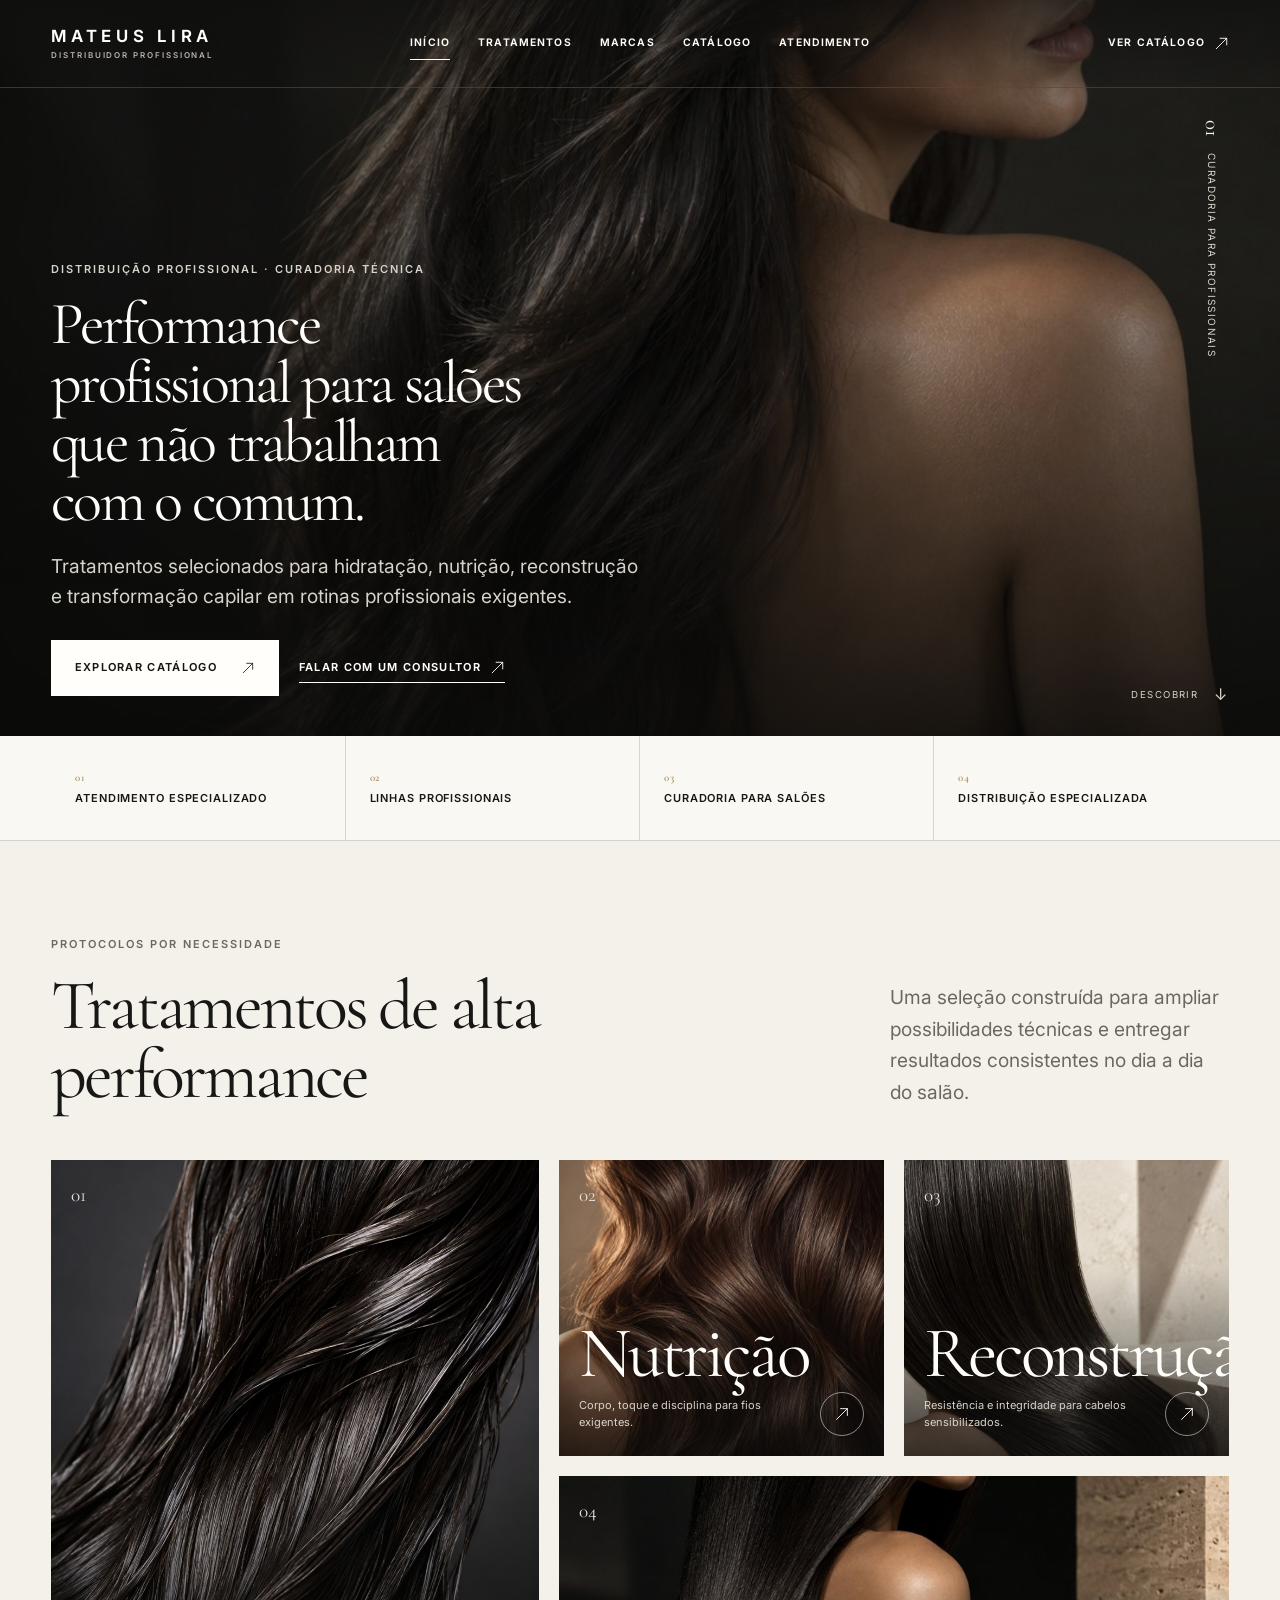
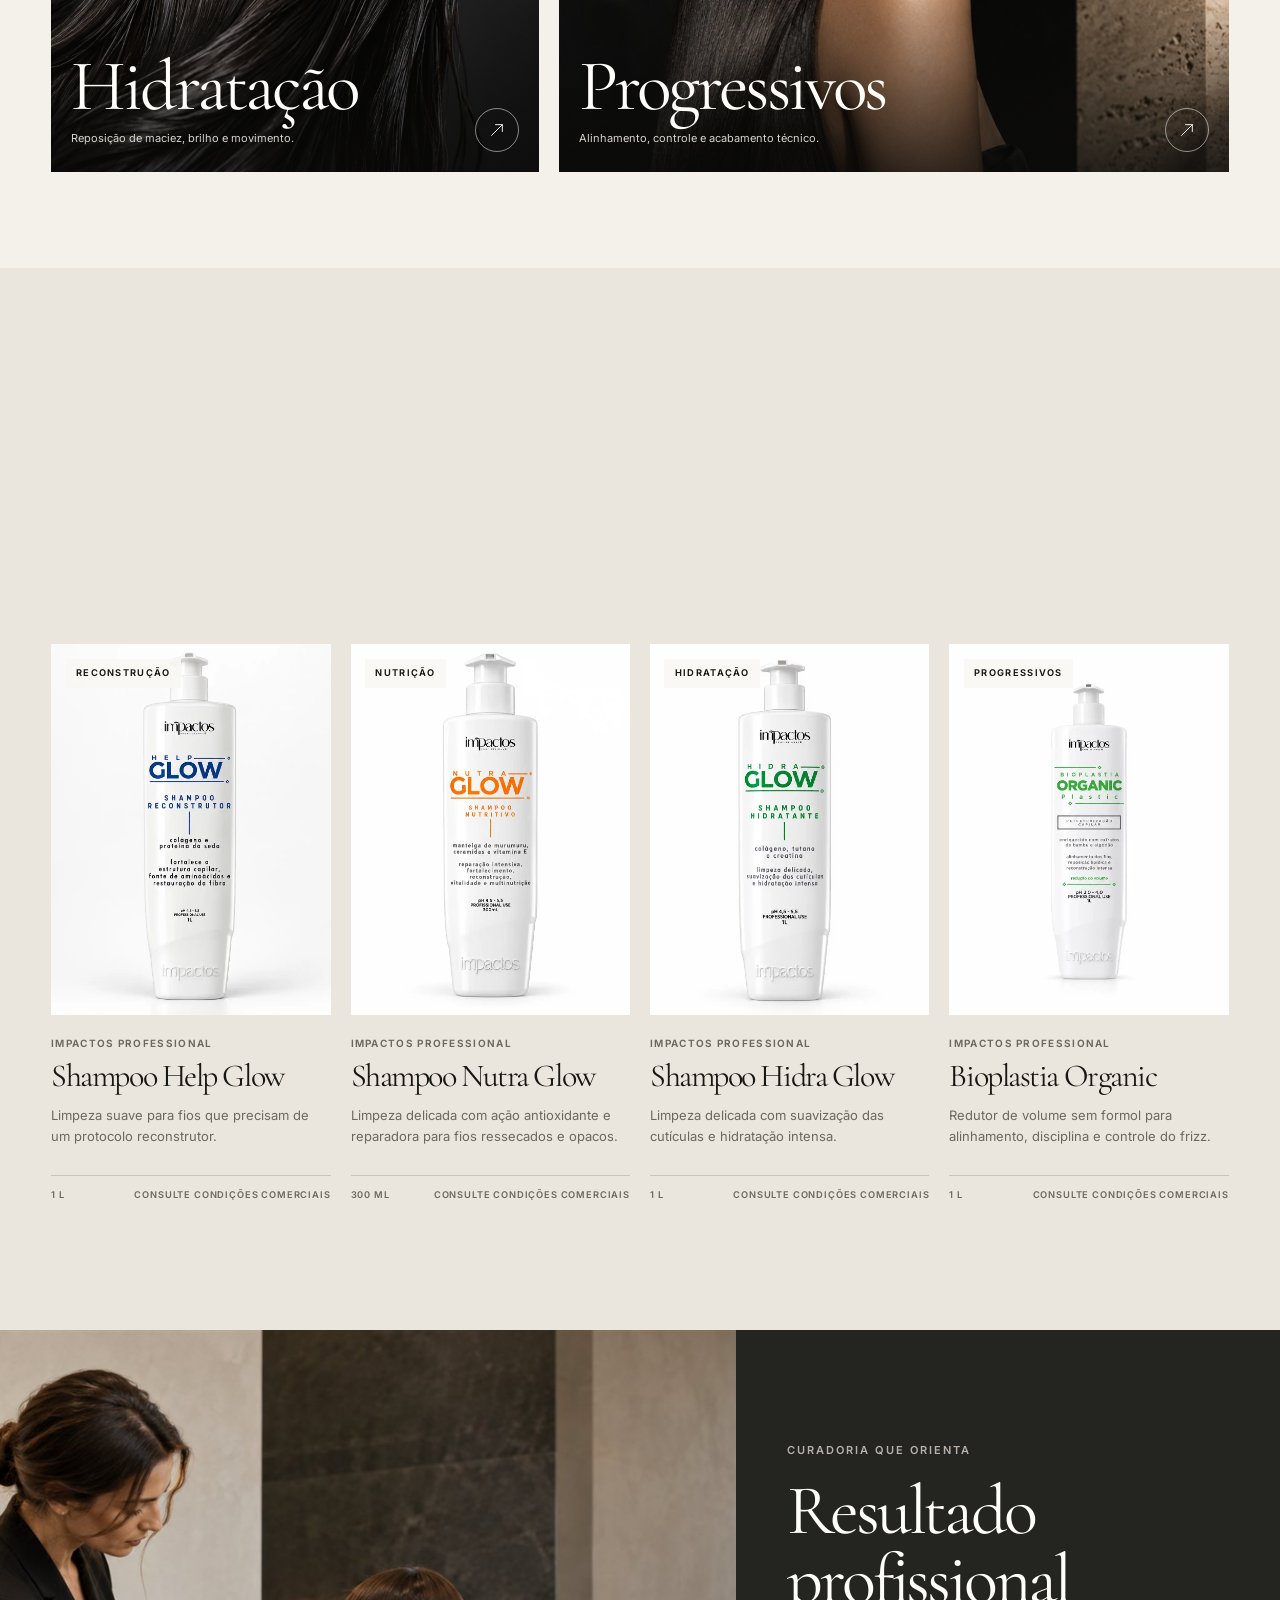
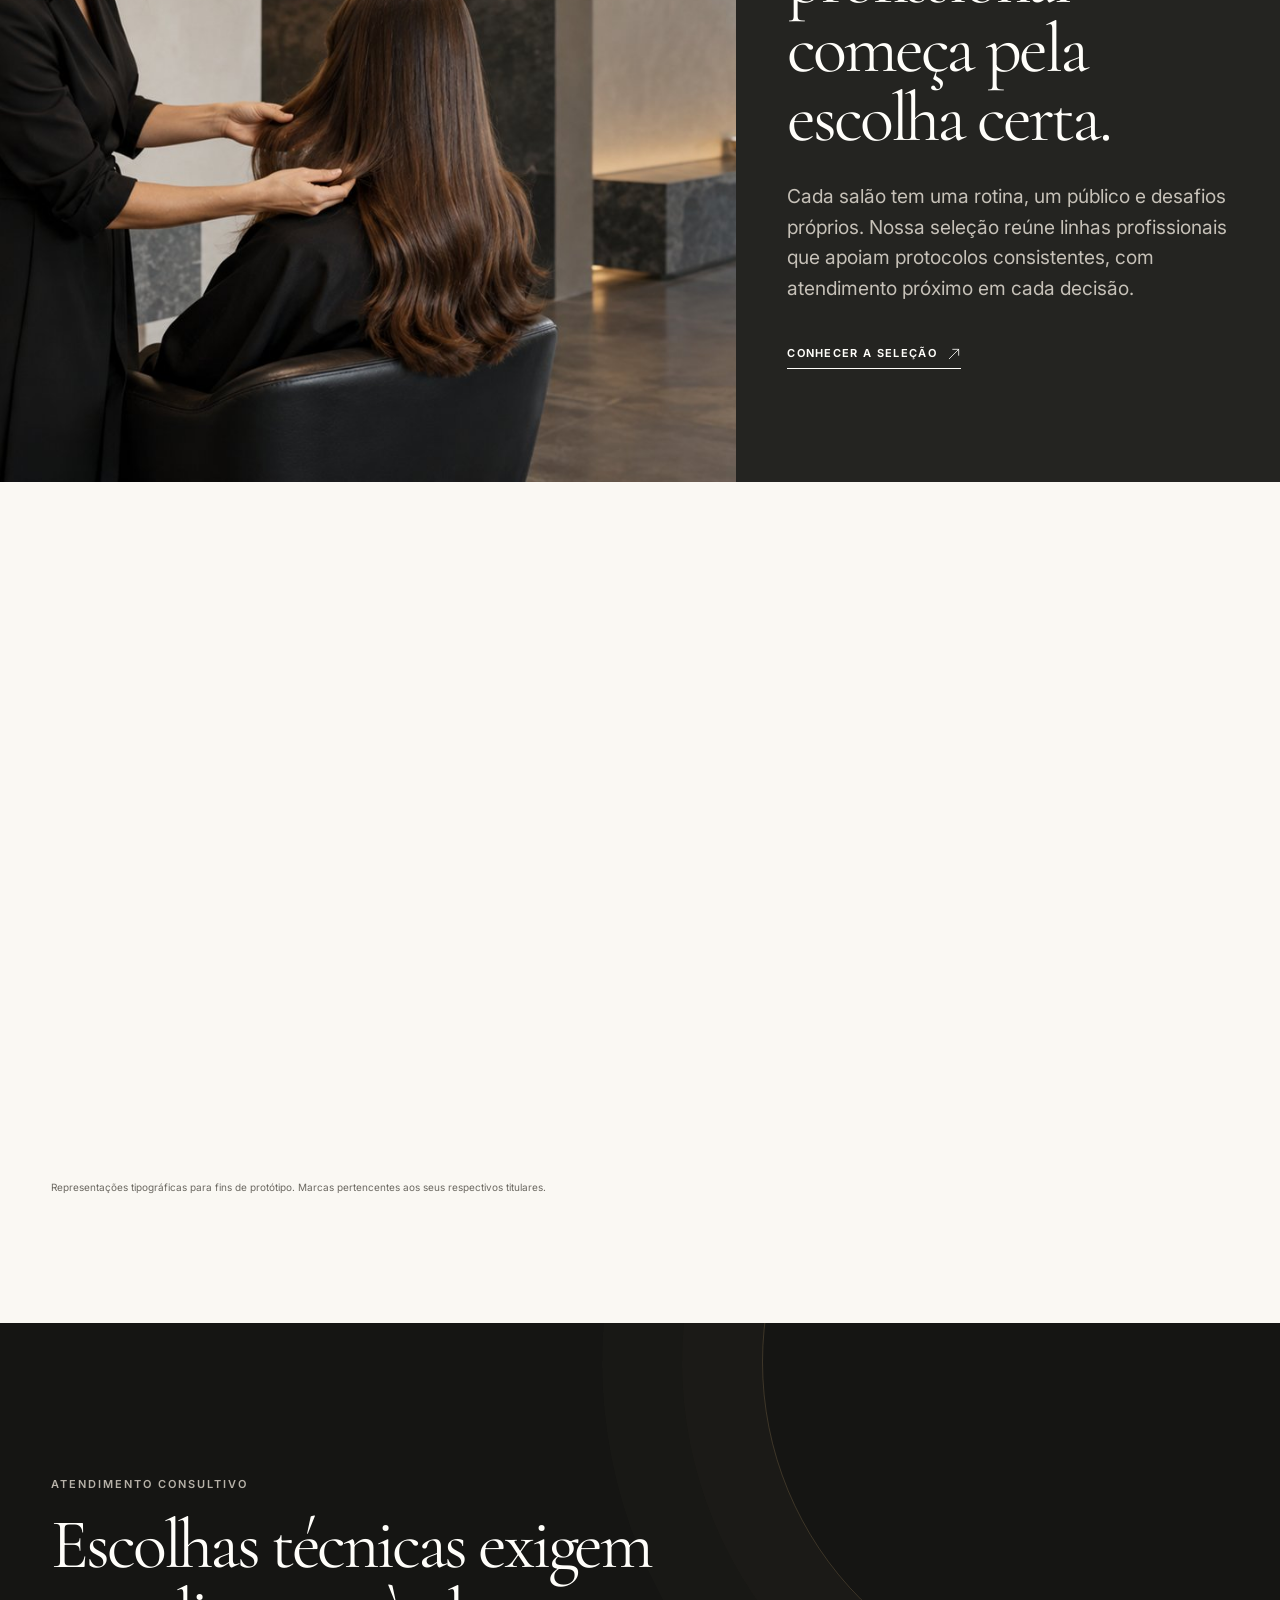
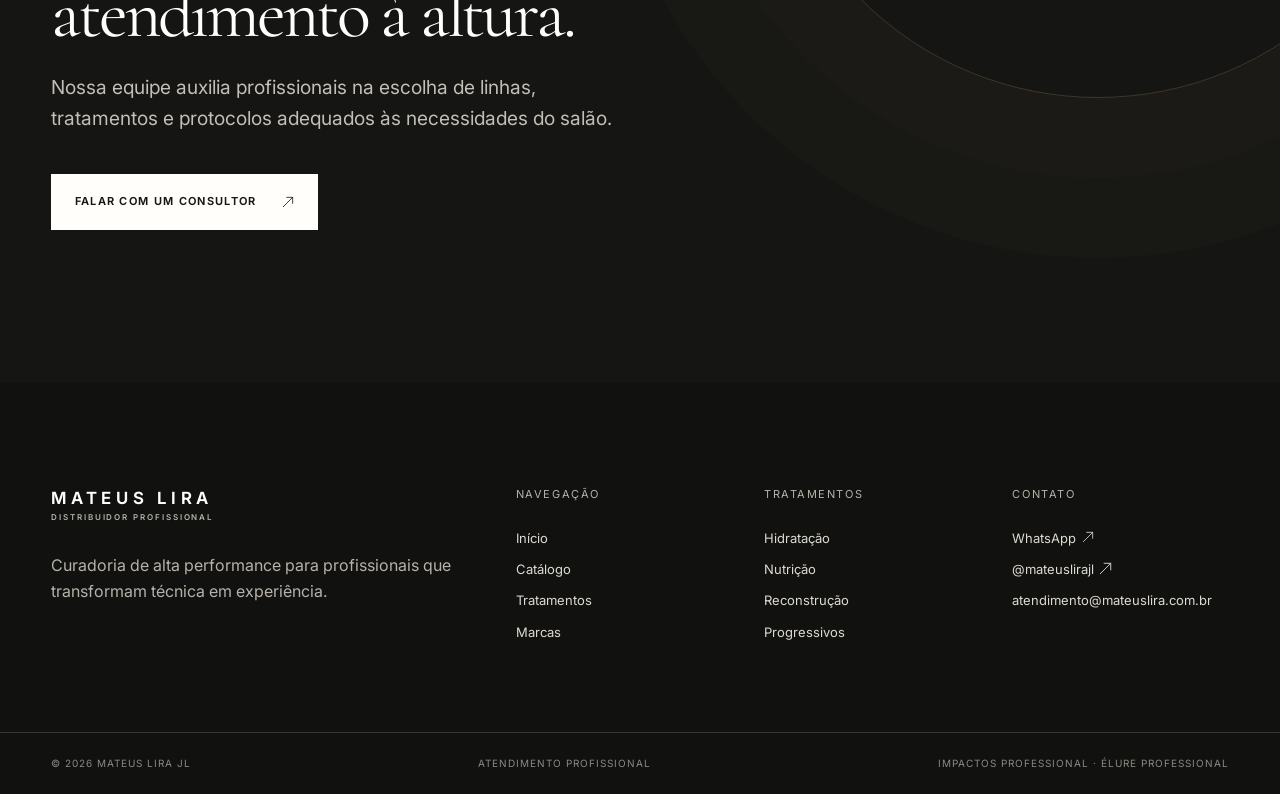
<file: index.html>
<!doctype html>
<html lang="pt-BR">
  <head>
    <meta charset="utf-8">
    <meta name="viewport" content="width=device-width, initial-scale=1">
    <meta name="description" content="Curadoria e distribuição de tratamentos capilares profissionais para salões de alto padrão.">
    <meta name="theme-color" content="#151513">
    <title>Distribuição Profissional</title>
    <link rel="icon" href="assets/icons/favicon.svg" type="image/svg+xml">
    <link rel="preconnect" href="https://fonts.googleapis.com">
    <link rel="preconnect" href="https://fonts.gstatic.com" crossorigin>
    <link rel="stylesheet" href="https://fonts.googleapis.com/css2?family=Cormorant+Garamond:ital,wght@0,400;0,500;0,600;1,400&amp;family=Inter:wght@400;500;600;700&amp;display=swap">
    <link rel="preload" href="assets/images/hero-campaign.jpg" as="image" fetchpriority="high">
    <link rel="stylesheet" href="css/tokens.css">
    <link rel="stylesheet" href="css/base.css">
    <link rel="stylesheet" href="css/layout.css">
    <link rel="stylesheet" href="css/components.css">
    <link rel="stylesheet" href="css/home.css">
  </head>
  <body data-page="home">
    <a class="skip-link" href="#conteudo">Ir para o conteúdo</a>
    <div data-site-header></div>

    <main id="conteudo">
      <section class="hero hero--home" aria-labelledby="hero-title">
        <div class="hero__media" aria-hidden="true">
          <img src="assets/images/hero-campaign.jpg" alt="" width="1200" height="1800" fetchpriority="high">
        </div>
        <div class="hero__shade"></div>
        <div class="container hero__content">
          <p class="eyebrow hero__eyebrow">Distribuição profissional · Curadoria técnica</p>
          <h1 id="hero-title">Performance profissional para salões que não trabalham com o comum.</h1>
          <p class="hero__copy">Tratamentos selecionados para hidratação, nutrição, reconstrução e transformação capilar em rotinas profissionais exigentes.</p>
          <div class="button-group">
            <a class="button button--light" href="catalogo.html">Explorar catálogo <span class="icon-arrow-up-right" aria-hidden="true"></span></a>
            <a class="text-link text-link--light" href="#" data-whatsapp-link>Falar com um consultor <span class="icon-arrow-up-right" aria-hidden="true"></span></a>
          </div>
        </div>
        <div class="hero__index" aria-hidden="true"><span>01</span><span>Curadoria para profissionais</span></div>
        <a class="hero__scroll" href="#credibilidade">Descobrir <span aria-hidden="true">↓</span></a>
      </section>

      <section class="trust-strip" id="credibilidade" aria-label="Diferenciais">
        <div class="container trust-strip__grid">
          <p><span>01</span> Atendimento especializado</p>
          <p><span>02</span> Linhas profissionais</p>
          <p><span>03</span> Curadoria para salões</p>
          <p><span>04</span> Distribuição especializada</p>
        </div>
      </section>

      <section class="section treatment-worlds" id="tratamentos" aria-labelledby="treatments-title">
        <div class="container">
          <div class="section-heading reveal">
            <div>
              <p class="eyebrow">Protocolos por necessidade</p>
              <h2 id="treatments-title">Tratamentos de alta performance</h2>
            </div>
            <p>Uma seleção construída para ampliar possibilidades técnicas e entregar resultados consistentes no dia a dia do salão.</p>
          </div>

          <p class="carousel-cue">Deslize para ver mais <span aria-hidden="true">→</span></p>
          <div class="treatment-grid">
            <a class="treatment-card treatment-card--large reveal" href="catalogo.html?categoria=Hidratação">
              <img src="assets/images/treatment-hydration.jpg" alt="Textura de fios escuros hidratados e luminosos" width="900" height="1350" loading="lazy">
              <span class="treatment-card__number">01</span>
              <span class="treatment-card__content"><strong>Hidratação</strong><small>Reposição de maciez, brilho e movimento.</small></span>
              <span class="round-arrow" aria-hidden="true"><span class="icon-arrow-up-right"></span></span>
            </a>
            <a class="treatment-card reveal" href="catalogo.html?categoria=Nutrição">
              <img src="assets/images/treatment-nutrition.jpg" alt="Cabelo castanho com ondas sedosas e brilho sutil" width="900" height="1350" loading="lazy">
              <span class="treatment-card__number">02</span>
              <span class="treatment-card__content"><strong>Nutrição</strong><small>Corpo, toque e disciplina para fios exigentes.</small></span>
              <span class="round-arrow" aria-hidden="true"><span class="icon-arrow-up-right"></span></span>
            </a>
            <a class="treatment-card reveal" href="catalogo.html?categoria=Reconstrução">
              <img src="assets/images/treatment-reconstruction.jpg" alt="Fios escuros em composição precisa e estruturada" width="900" height="1350" loading="lazy">
              <span class="treatment-card__number">03</span>
              <span class="treatment-card__content"><strong>Reconstrução</strong><small>Resistência e integridade para cabelos sensibilizados.</small></span>
              <span class="round-arrow" aria-hidden="true"><span class="icon-arrow-up-right"></span></span>
            </a>
            <a class="treatment-card treatment-card--wide reveal" href="catalogo.html?categoria=Progressivos">
              <img src="assets/images/treatment-smoothing.jpg" alt="Cabelo longo, escuro e perfeitamente alinhado" width="900" height="1350" loading="lazy">
              <span class="treatment-card__number">04</span>
              <span class="treatment-card__content"><strong>Progressivos</strong><small>Alinhamento, controle e acabamento técnico.</small></span>
              <span class="round-arrow" aria-hidden="true"><span class="icon-arrow-up-right"></span></span>
            </a>
          </div>
        </div>
      </section>

      <section class="section section--warm featured-products" aria-labelledby="featured-title">
        <div class="container">
          <div class="section-heading section-heading--inline reveal">
            <div>
              <p class="eyebrow">Seleção profissional</p>
              <h2 id="featured-title">Essenciais para uma rotina de excelência.</h2>
            </div>
            <a class="text-link" href="catalogo.html">Ver catálogo completo <span class="icon-arrow-up-right" aria-hidden="true"></span></a>
          </div>
          <p class="carousel-cue">Deslize para ver mais <span aria-hidden="true">→</span></p>
          <div class="product-grid product-grid--featured" data-featured-products aria-live="polite"></div>
        </div>
      </section>

      <section class="editorial-section" aria-labelledby="editorial-title">
        <div class="editorial-section__image reveal">
          <img src="assets/images/consultation-editorial.jpg" alt="Profissional avaliando cuidadosamente o cabelo de uma cliente em um salão contemporâneo" width="1500" height="1000" loading="lazy">
        </div>
        <div class="editorial-section__content reveal">
          <p class="eyebrow">Curadoria que orienta</p>
          <h2 id="editorial-title">Resultado profissional começa pela escolha certa.</h2>
          <p>Cada salão tem uma rotina, um público e desafios próprios. Nossa seleção reúne linhas profissionais que apoiam protocolos consistentes, com atendimento próximo em cada decisão.</p>
          <a class="text-link" href="catalogo.html">Conhecer a seleção <span class="icon-arrow-up-right" aria-hidden="true"></span></a>
        </div>
      </section>

      <section class="section brand-section" id="marcas" aria-labelledby="brands-title">
        <div class="container">
          <div class="section-heading reveal">
            <div>
              <p class="eyebrow">Marcas distribuídas</p>
              <h2 id="brands-title">Marcas que elevam<br>o trabalho profissional.</h2>
            </div>
            <p>Portfólio selecionado para salões que transformam conhecimento técnico em experiências memoráveis.</p>
          </div>
          <div class="brand-list reveal" aria-label="Marcas distribuídas">
            <div class="brand-wordmark"><strong>IMPACTOS</strong><span>Professional</span></div>
            <div class="brand-divider" aria-hidden="true"></div>
            <div class="brand-wordmark brand-wordmark--serif"><strong>ÉLURE</strong><span>Professional</span></div>
          </div>
          <p class="brand-note">Representações tipográficas para fins de protótipo. Marcas pertencentes aos seus respectivos titulares.</p>
        </div>
      </section>

      <section class="consulting-cta" id="atendimento" aria-labelledby="consulting-title">
        <div class="container consulting-cta__inner reveal">
          <p class="eyebrow">Atendimento consultivo</p>
          <h2 id="consulting-title">Escolhas técnicas exigem atendimento à altura.</h2>
          <p>Nossa equipe auxilia profissionais na escolha de linhas, tratamentos e protocolos adequados às necessidades do salão.</p>
          <a class="button button--light" href="#" data-whatsapp-link>Falar com um consultor <span class="icon-arrow-up-right" aria-hidden="true"></span></a>
        </div>
      </section>
    </main>

    <div data-site-footer></div>
    <script type="module" src="js/home.js"></script>
  </body>
</html>
</file>
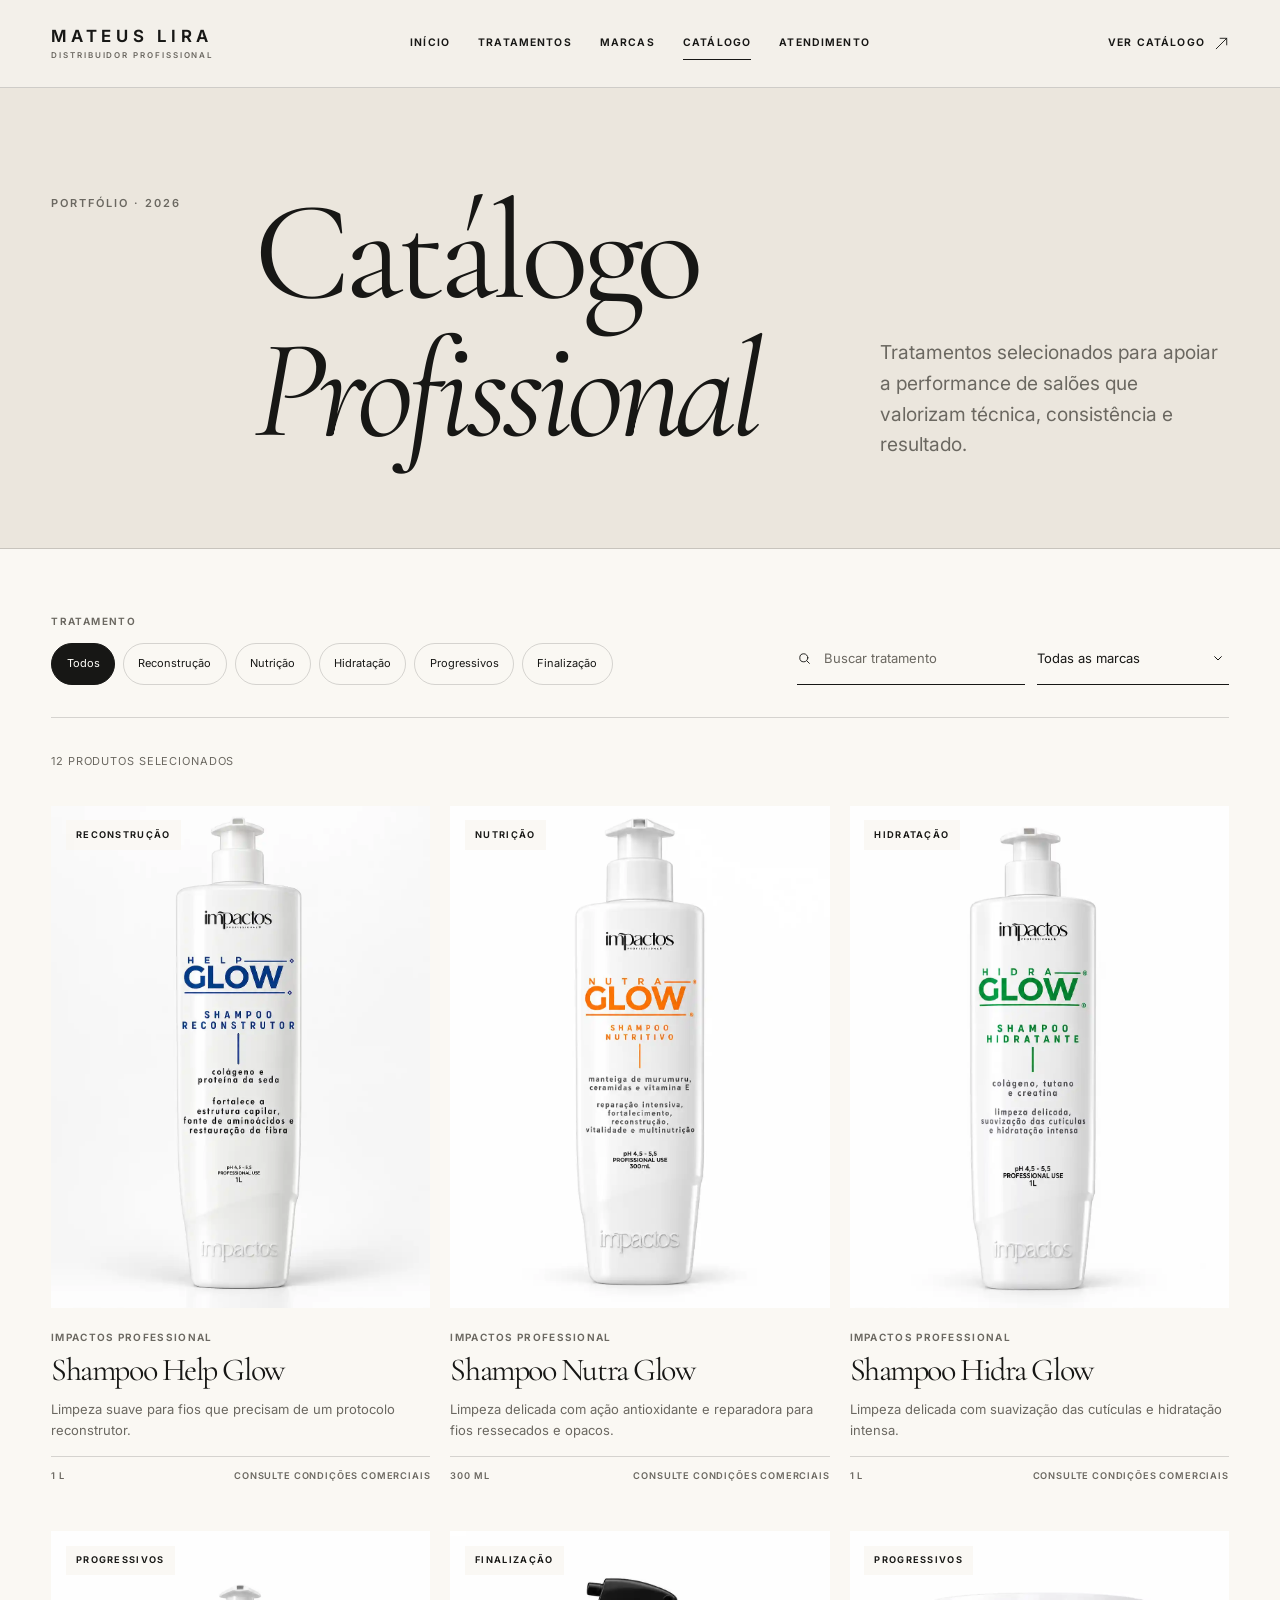
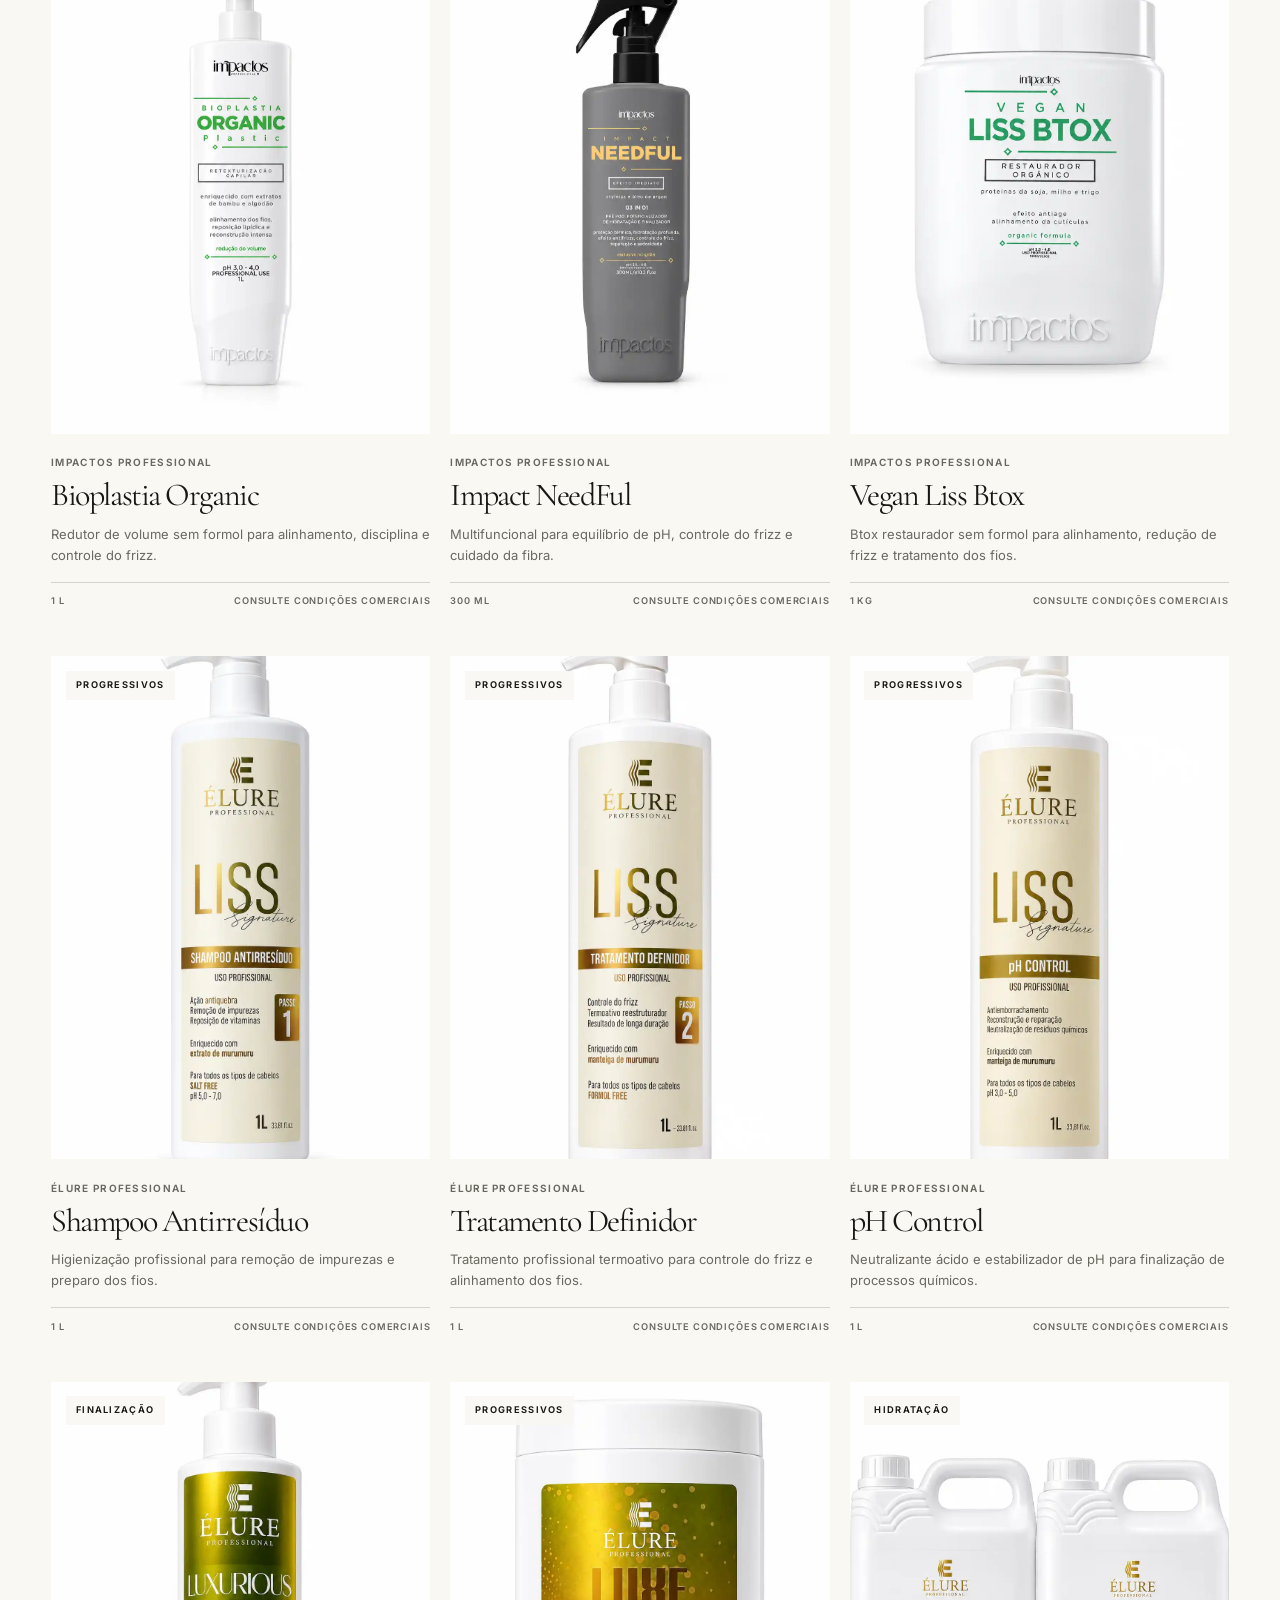
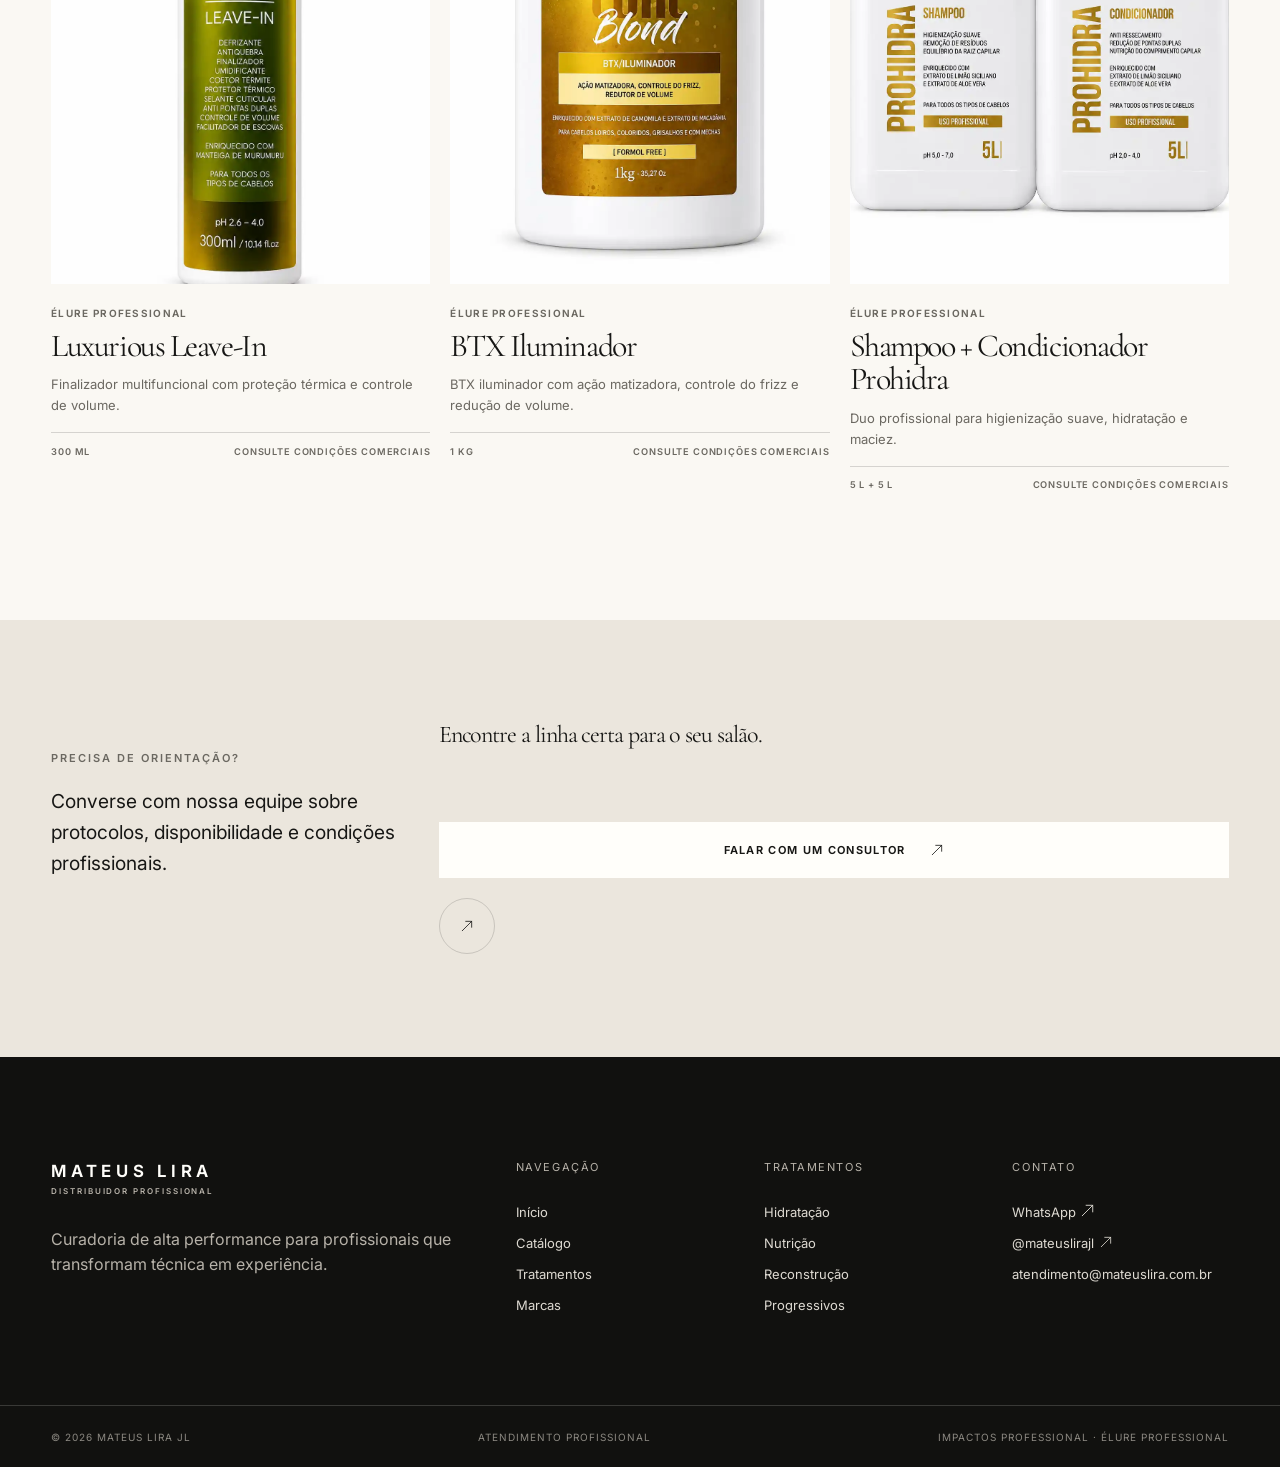
<file: catalogo.html>
<!doctype html>
<html lang="pt-BR">
  <head>
    <meta charset="utf-8">
    <meta name="viewport" content="width=device-width, initial-scale=1">
    <meta name="description" content="Catálogo profissional de tratamentos capilares para salões de alto padrão.">
    <meta name="theme-color" content="#f4f1eb">
    <title>Catálogo Profissional</title>
    <link rel="icon" href="assets/icons/favicon.svg" type="image/svg+xml">
    <link rel="preconnect" href="https://fonts.googleapis.com">
    <link rel="preconnect" href="https://fonts.gstatic.com" crossorigin>
    <link rel="stylesheet" href="https://fonts.googleapis.com/css2?family=Cormorant+Garamond:ital,wght@0,400;0,500;0,600;1,400&amp;family=Inter:wght@400;500;600;700&amp;display=swap">
    <link rel="stylesheet" href="css/tokens.css">
    <link rel="stylesheet" href="css/base.css">
    <link rel="stylesheet" href="css/layout.css">
    <link rel="stylesheet" href="css/components.css">
    <link rel="stylesheet" href="css/catalog.css">
  </head>
  <body data-page="catalog">
    <a class="skip-link" href="#conteudo">Ir para o conteúdo</a>
    <div data-site-header></div>
    <main id="conteudo">
      <header class="internal-hero">
        <div class="container internal-hero__grid">
          <p class="eyebrow">Portfólio · 2026</p>
          <h1>Catálogo<br><em>Profissional</em></h1>
          <p>Tratamentos selecionados para apoiar a performance de salões que valorizam técnica, consistência e resultado.</p>
        </div>
      </header>

      <section class="catalog-section" aria-labelledby="catalog-results-title">
        <div class="container">
          <div class="catalog-toolbar" data-catalog-toolbar>
            <div class="filter-block">
              <span class="filter-label">Tratamento</span>
              <div class="filter-chips" role="group" aria-label="Filtrar por tratamento" data-category-filters></div>
            </div>
            <div class="catalog-controls">
              <label class="search-field">
                <span class="sr-only">Buscar por nome ou função</span>
                <svg aria-hidden="true" viewBox="0 0 24 24"><circle cx="11" cy="11" r="6.5"></circle><path d="m16 16 4 4"></path></svg>
                <input type="search" placeholder="Buscar tratamento" autocomplete="off" data-search-input>
              </label>
              <label class="select-field">
                <span class="sr-only">Filtrar por marca</span>
                <select data-brand-filter>
                  <option value="">Todas as marcas</option>
                </select>
                <svg aria-hidden="true" viewBox="0 0 24 24"><path d="m7 10 5 5 5-5"></path></svg>
              </label>
            </div>
          </div>

          <div class="catalog-summary">
            <h2 id="catalog-results-title" class="sr-only">Produtos do catálogo</h2>
            <p data-result-count aria-live="polite"></p>
            <button class="clear-filters" type="button" data-clear-filters hidden>Limpar filtros</button>
          </div>
          <div class="product-grid catalog-grid" data-catalog-grid aria-live="polite"></div>
          <div class="empty-state" data-empty-state hidden>
            <p class="eyebrow">Nenhum resultado</p>
            <h2>Não encontramos esse tratamento.</h2>
            <p>Revise sua busca ou limpe os filtros para explorar todo o catálogo.</p>
            <button class="button button--dark" type="button" data-empty-clear>Ver todos os produtos</button>
          </div>
        </div>
      </section>

      <section class="catalog-consulting">
        <div class="container catalog-consulting__inner reveal">
          <p class="eyebrow">Precisa de orientação?</p>
          <h2>Encontre a linha certa para o seu salão.</h2>
          <p>Converse com nossa equipe sobre protocolos, disponibilidade e condições profissionais.</p>
          <a class="button button--light" href="#" data-whatsapp-link>Falar com um consultor <span class="icon-arrow-up-right" aria-hidden="true"></span></a>
          <span class="catalog-consulting__arrow" aria-hidden="true"><span class="icon-arrow-up-right"></span></span>
        </div>
      </section>
    </main>
    <div data-site-footer></div>
    <script type="module" src="js/catalog.js"></script>
  </body>
</html>
</file>
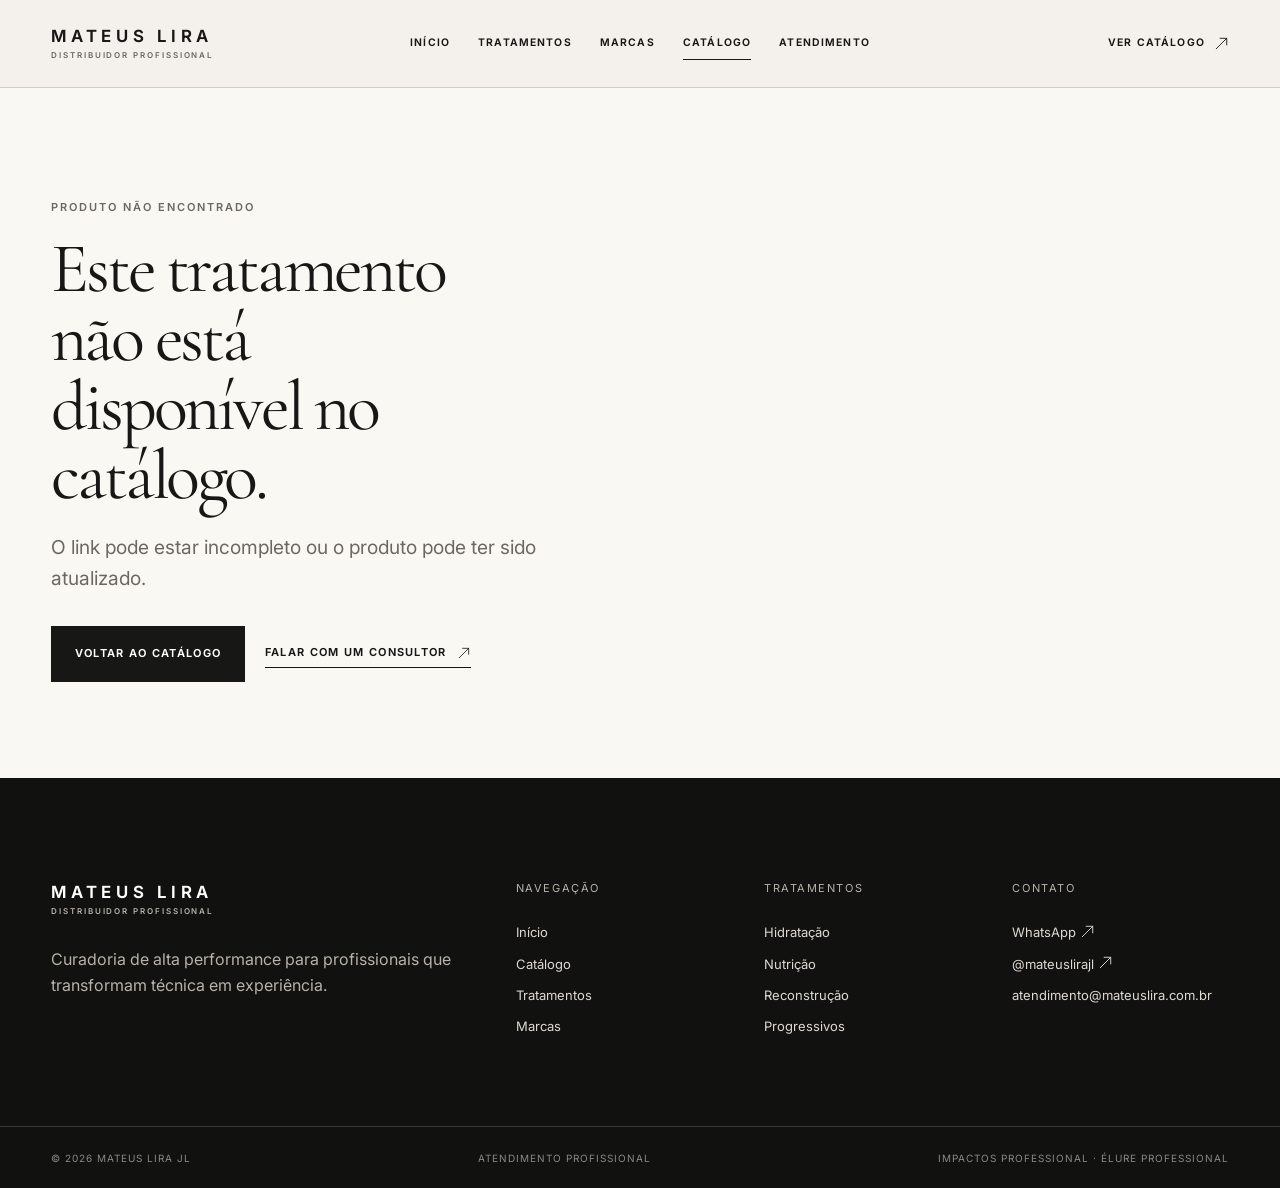
<file: produto.html>
<!doctype html>
<html lang="pt-BR">
  <head>
    <meta charset="utf-8">
    <meta name="viewport" content="width=device-width, initial-scale=1">
    <meta name="description" content="Conheça os detalhes deste tratamento capilar profissional.">
    <meta name="theme-color" content="#f4f1eb">
    <title>Produto Profissional</title>
    <link rel="icon" href="assets/icons/favicon.svg" type="image/svg+xml">
    <link rel="preconnect" href="https://fonts.googleapis.com">
    <link rel="preconnect" href="https://fonts.gstatic.com" crossorigin>
    <link rel="stylesheet" href="https://fonts.googleapis.com/css2?family=Cormorant+Garamond:ital,wght@0,400;0,500;0,600;1,400&amp;family=Inter:wght@400;500;600;700&amp;display=swap">
    <link rel="stylesheet" href="css/tokens.css">
    <link rel="stylesheet" href="css/base.css">
    <link rel="stylesheet" href="css/layout.css">
    <link rel="stylesheet" href="css/components.css">
    <link rel="stylesheet" href="css/product.css">
  </head>
  <body data-page="product">
    <a class="skip-link" href="#conteudo">Ir para o conteúdo</a>
    <div data-site-header></div>
    <main id="conteudo">
      <div class="product-page" data-product-page aria-live="polite">
        <div class="product-loading" aria-label="Carregando produto"><span></span><span></span></div>
      </div>
      <section class="related-section" data-related-section hidden aria-labelledby="related-title">
        <div class="container">
          <div class="section-heading section-heading--inline">
            <div>
              <p class="eyebrow">Continue explorando</p>
              <h2 id="related-title">Tratamentos relacionados</h2>
            </div>
            <a class="text-link" href="catalogo.html">Ver catálogo completo <span class="icon-arrow-up-right" aria-hidden="true"></span></a>
          </div>
          <div class="product-grid product-grid--related" data-related-products></div>
        </div>
      </section>
    </main>
    <div data-site-footer></div>
    <script type="module" src="js/product.js"></script>
  </body>
</html>
</file>
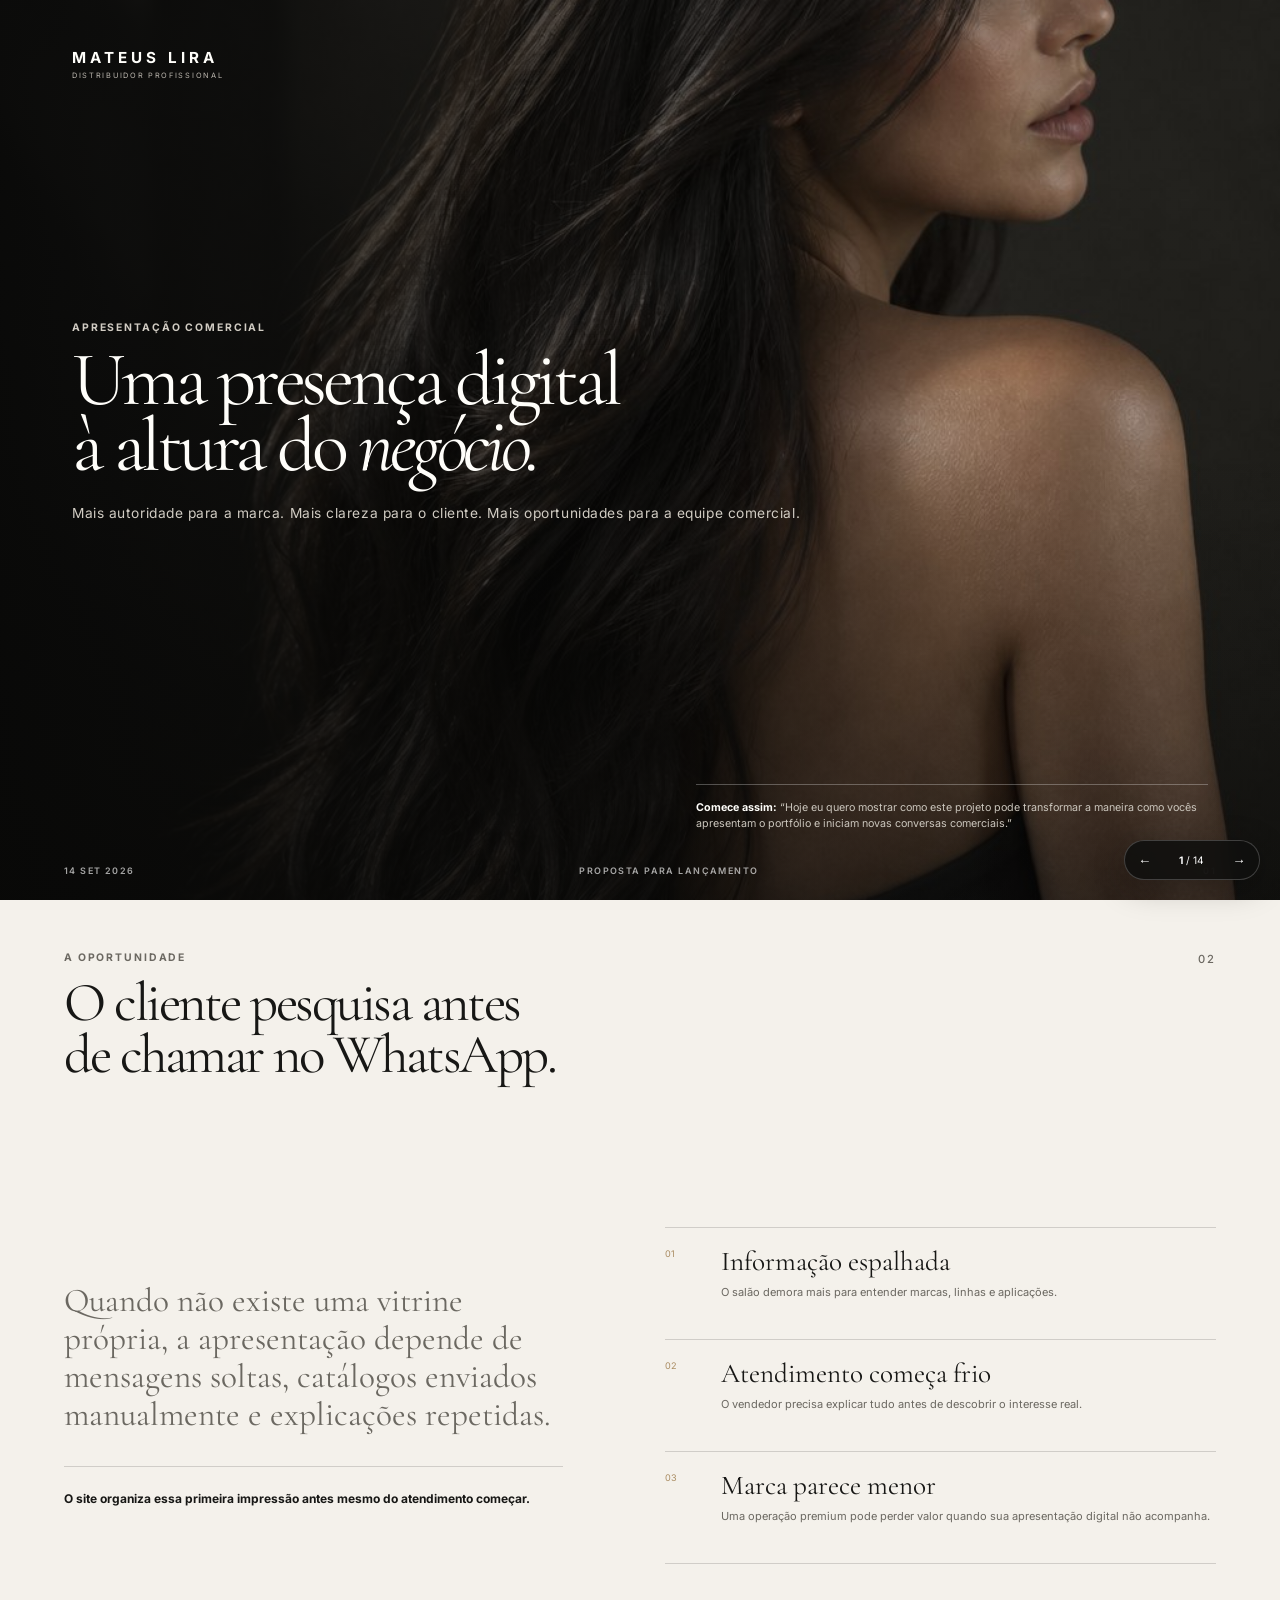
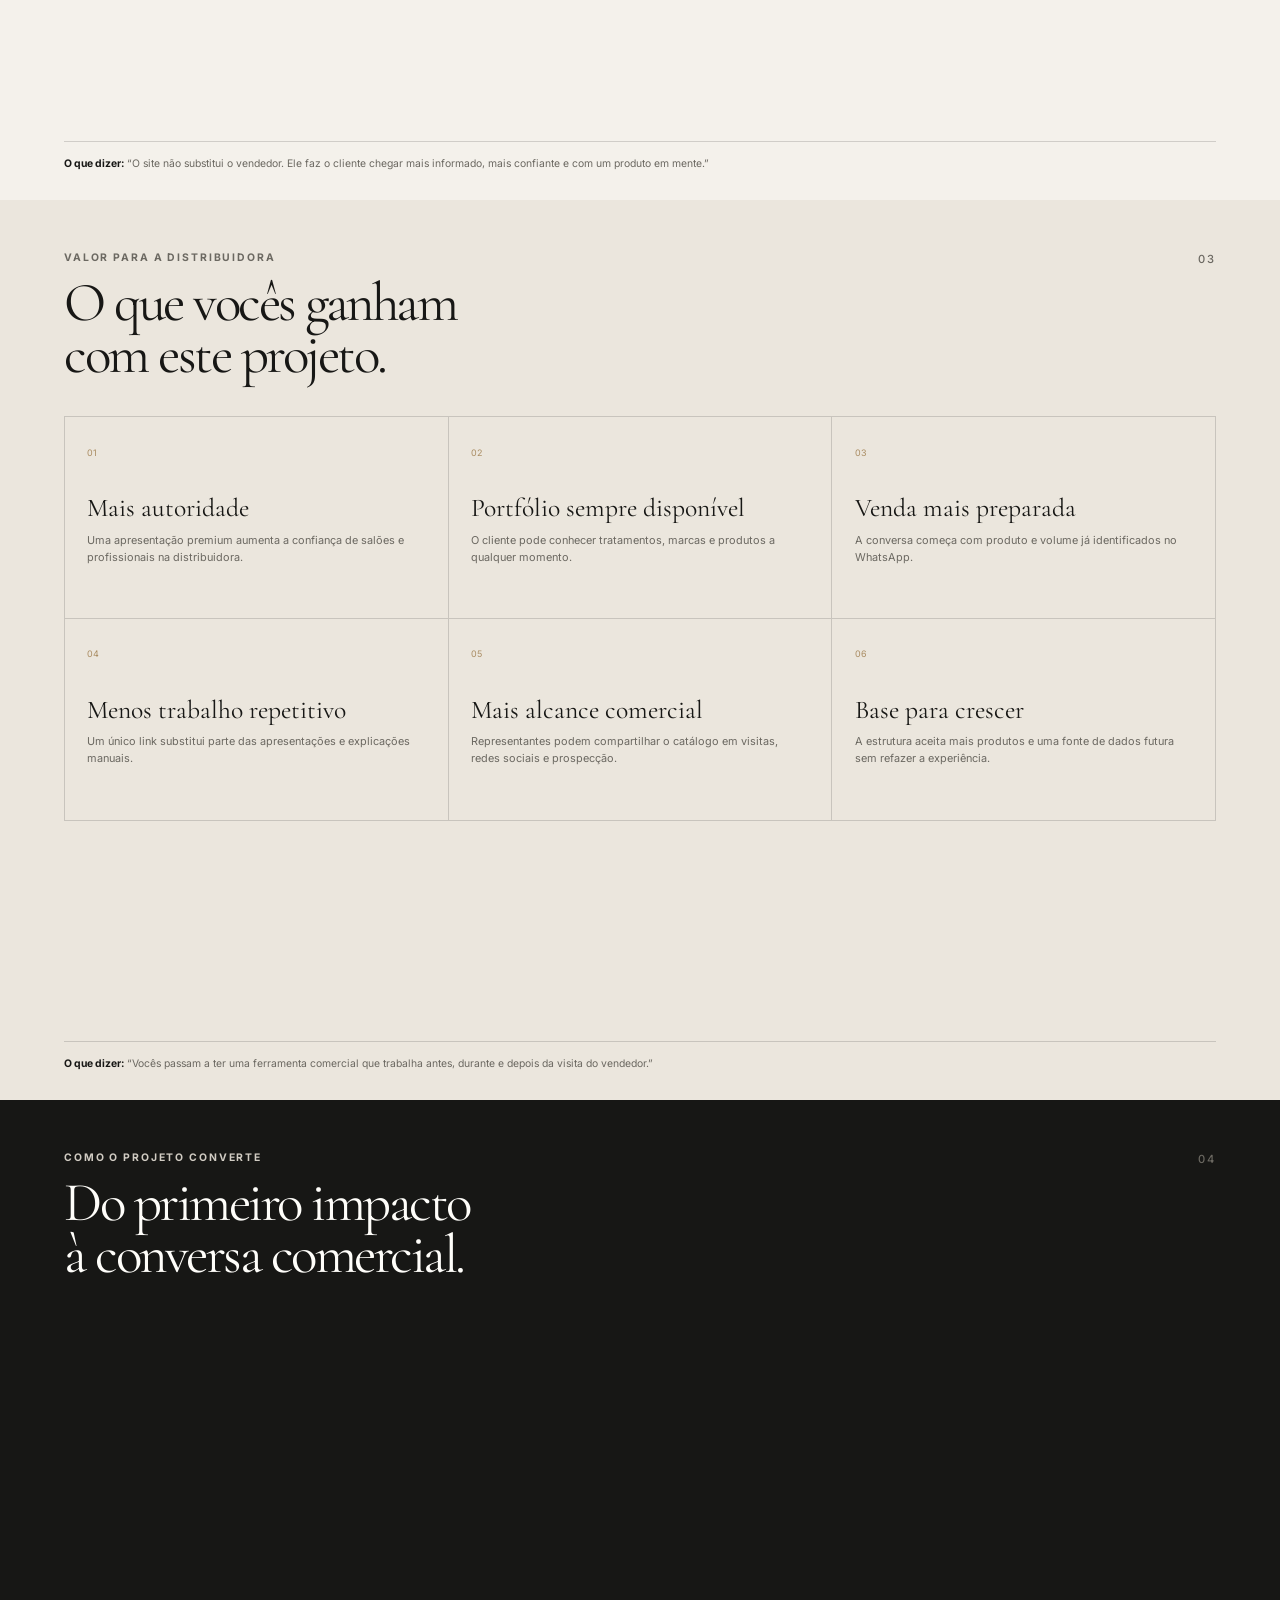
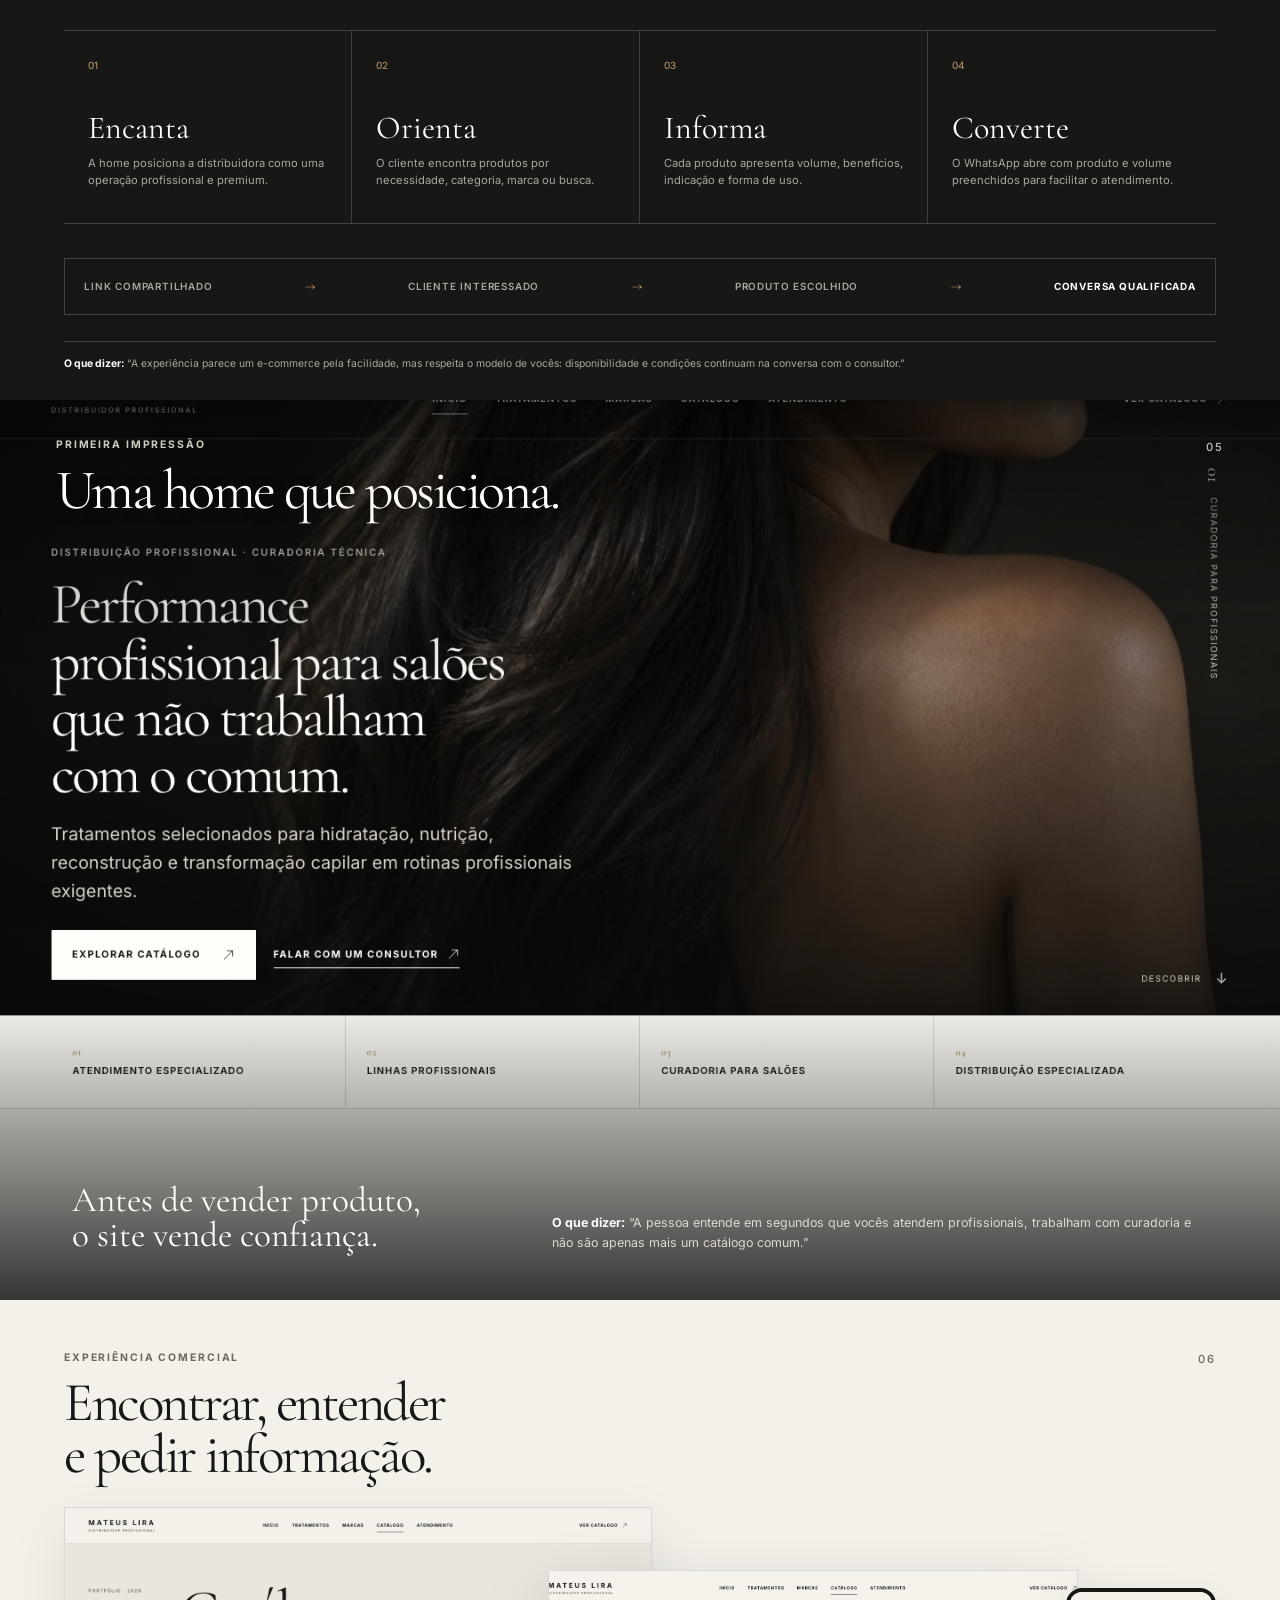
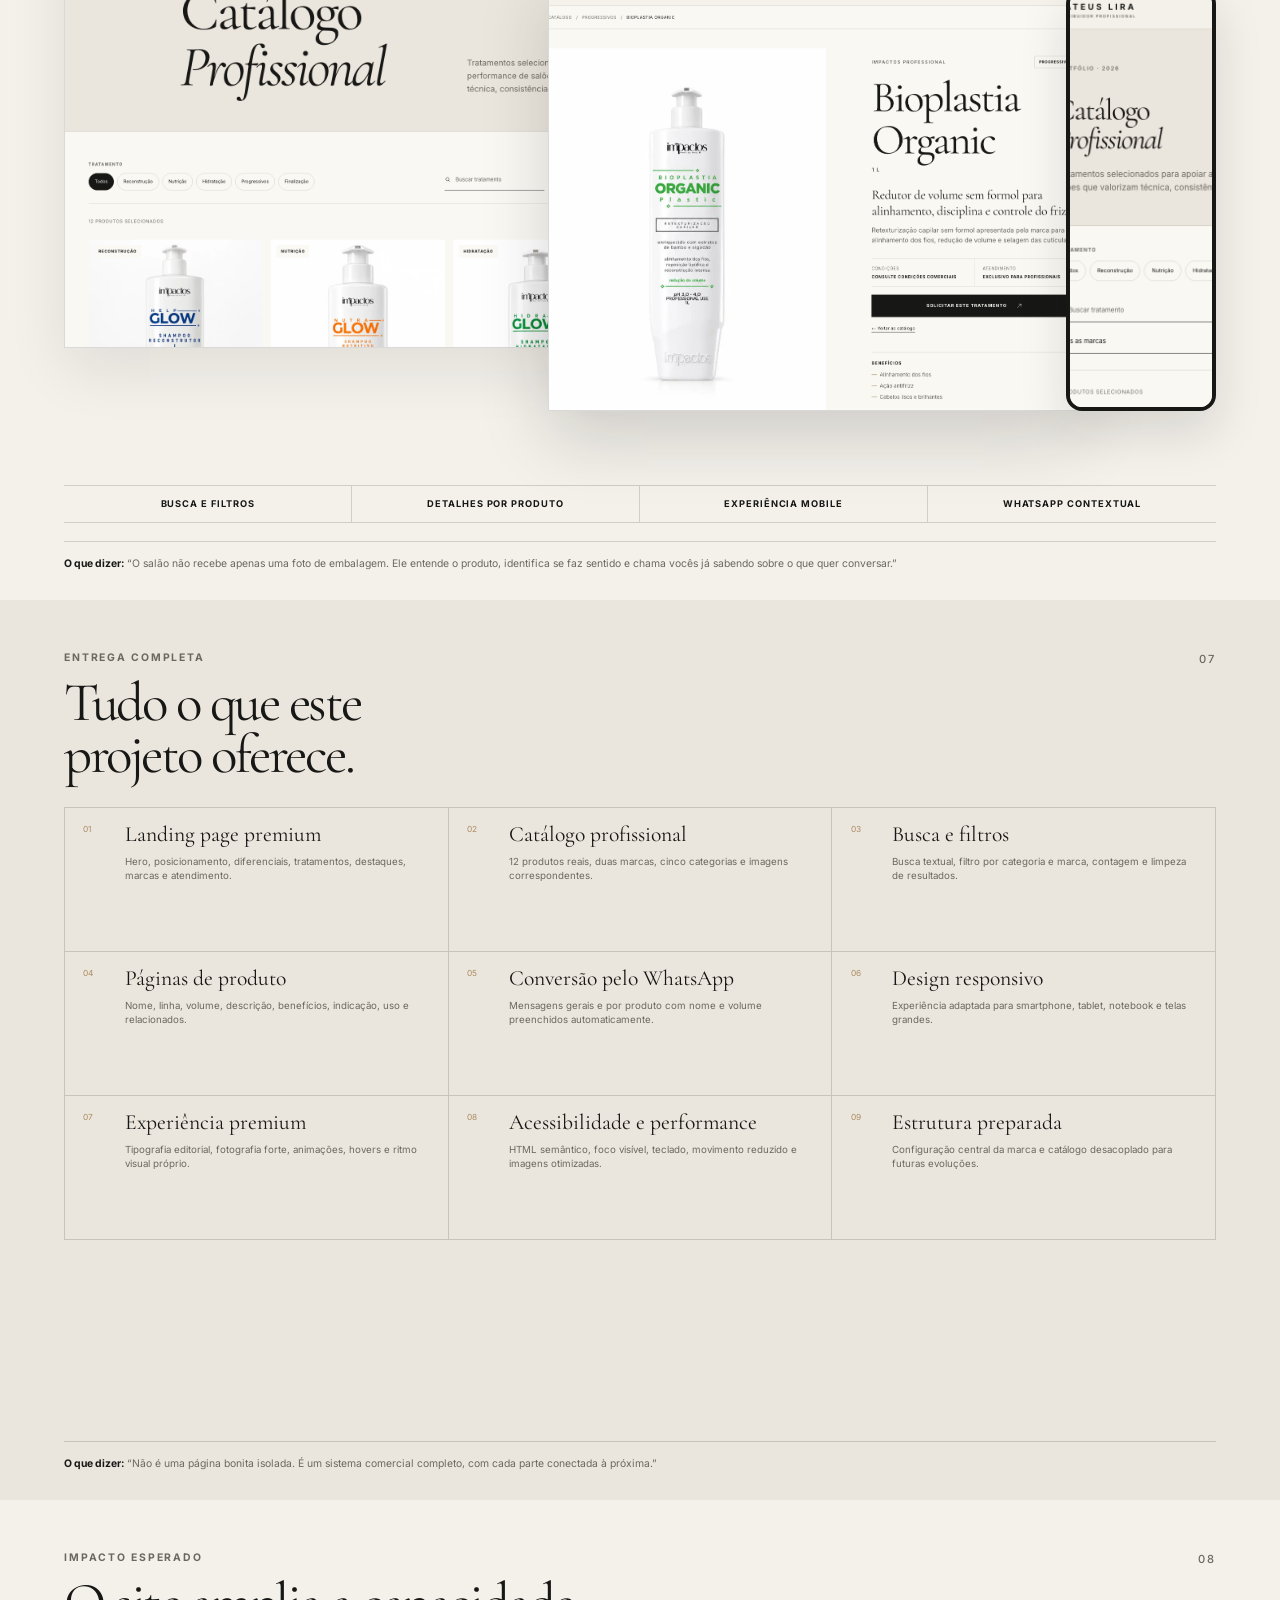
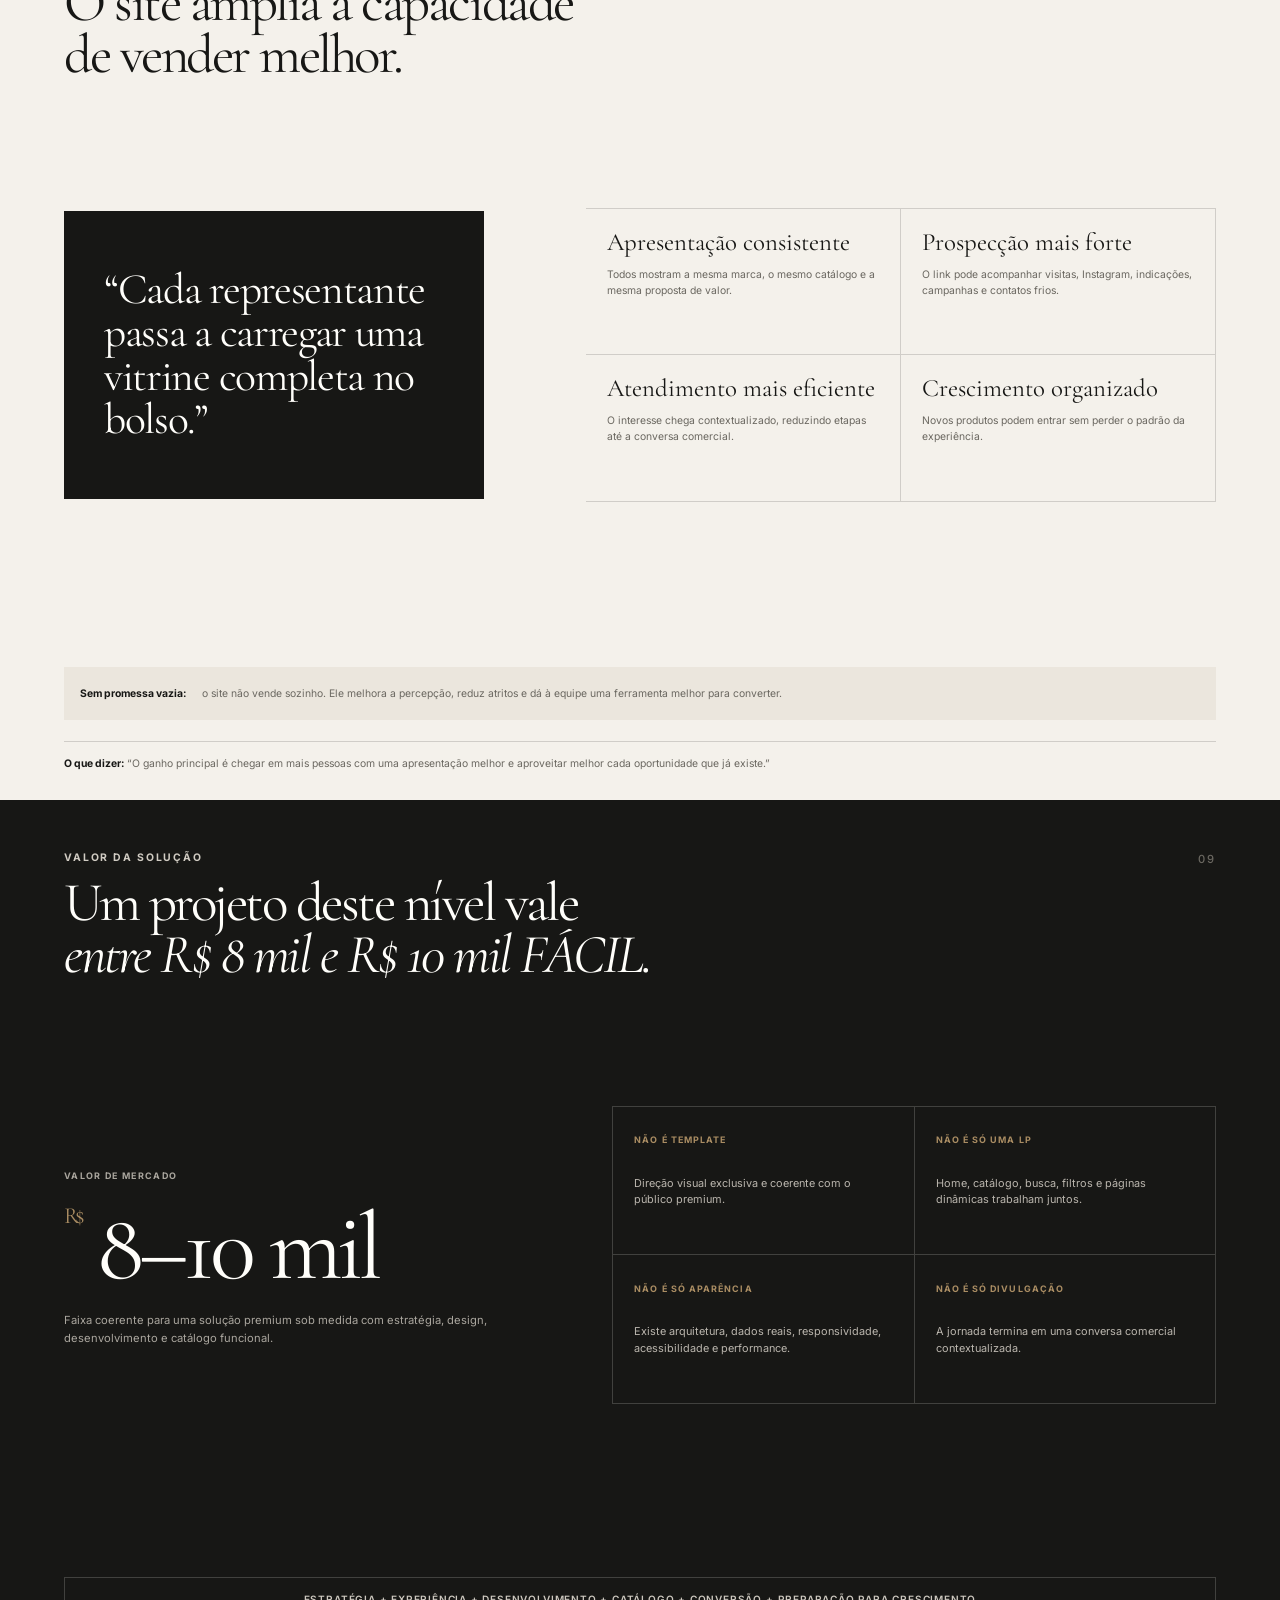
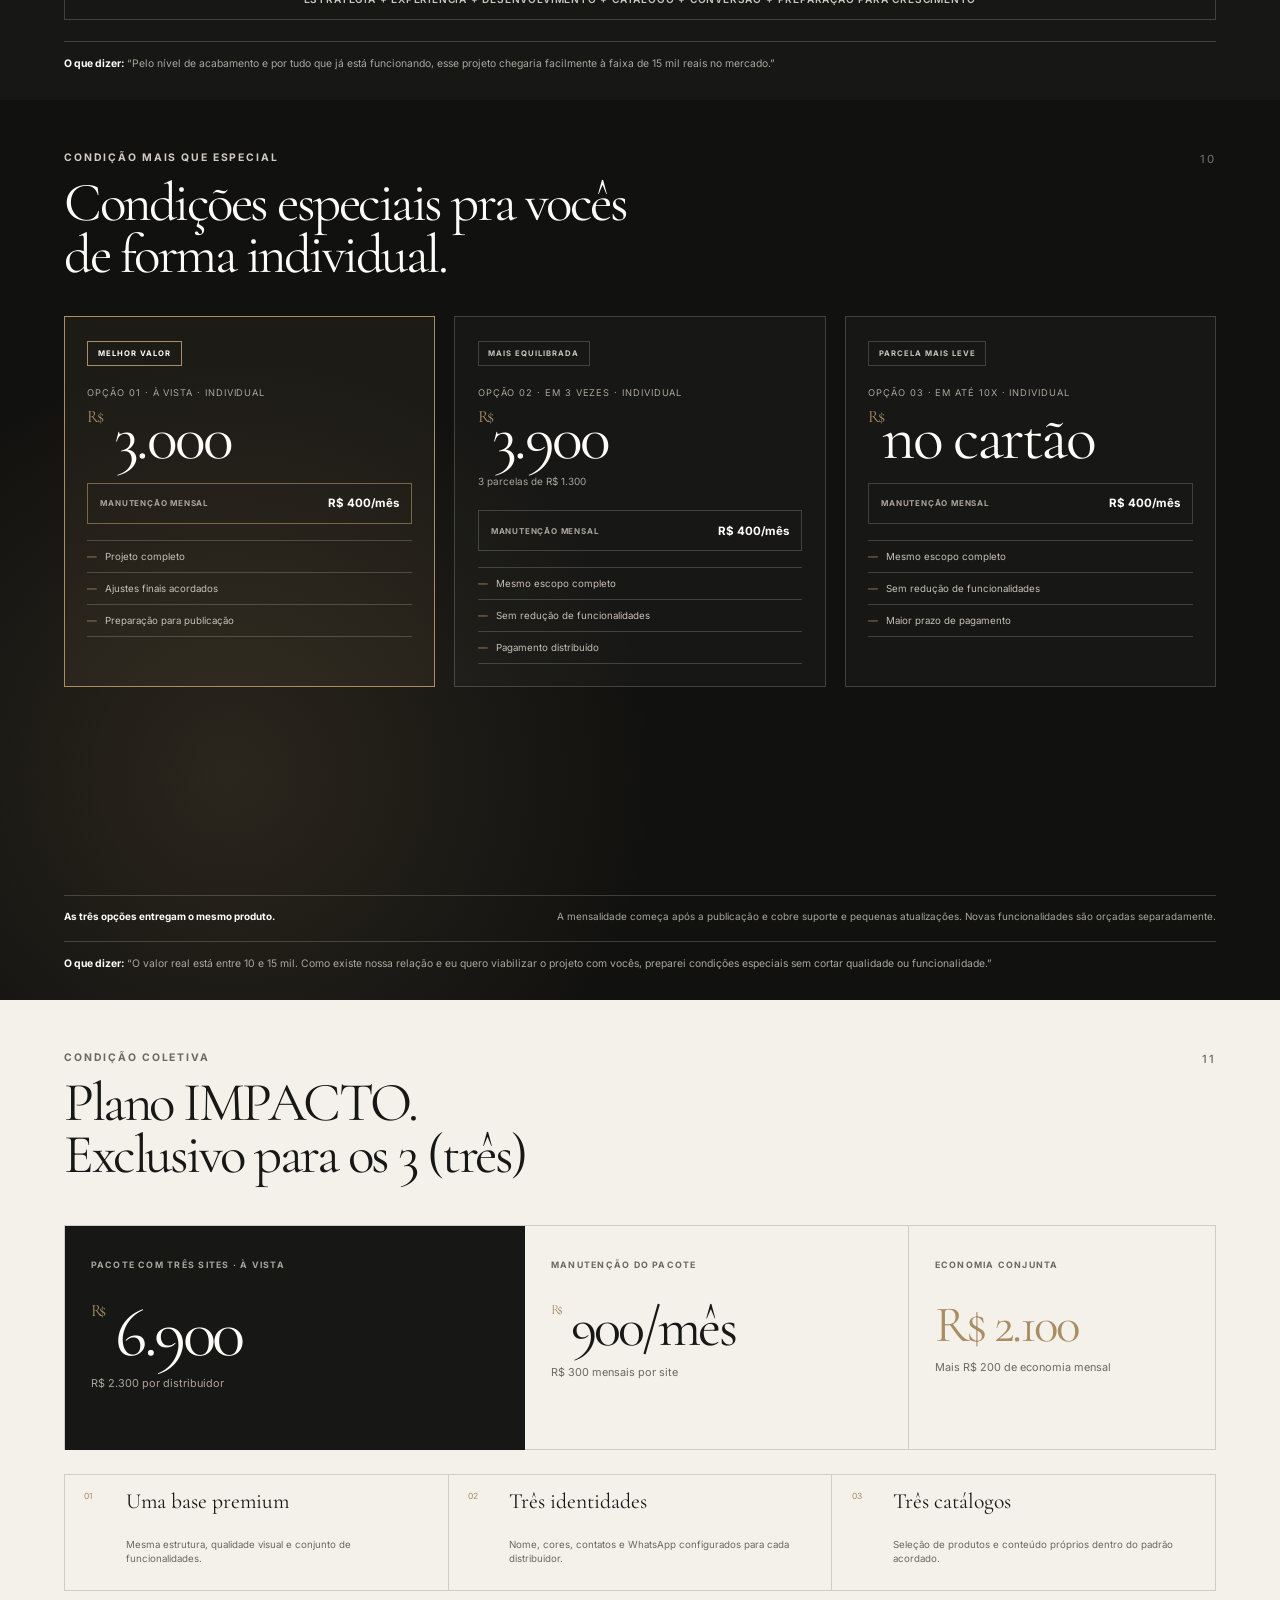
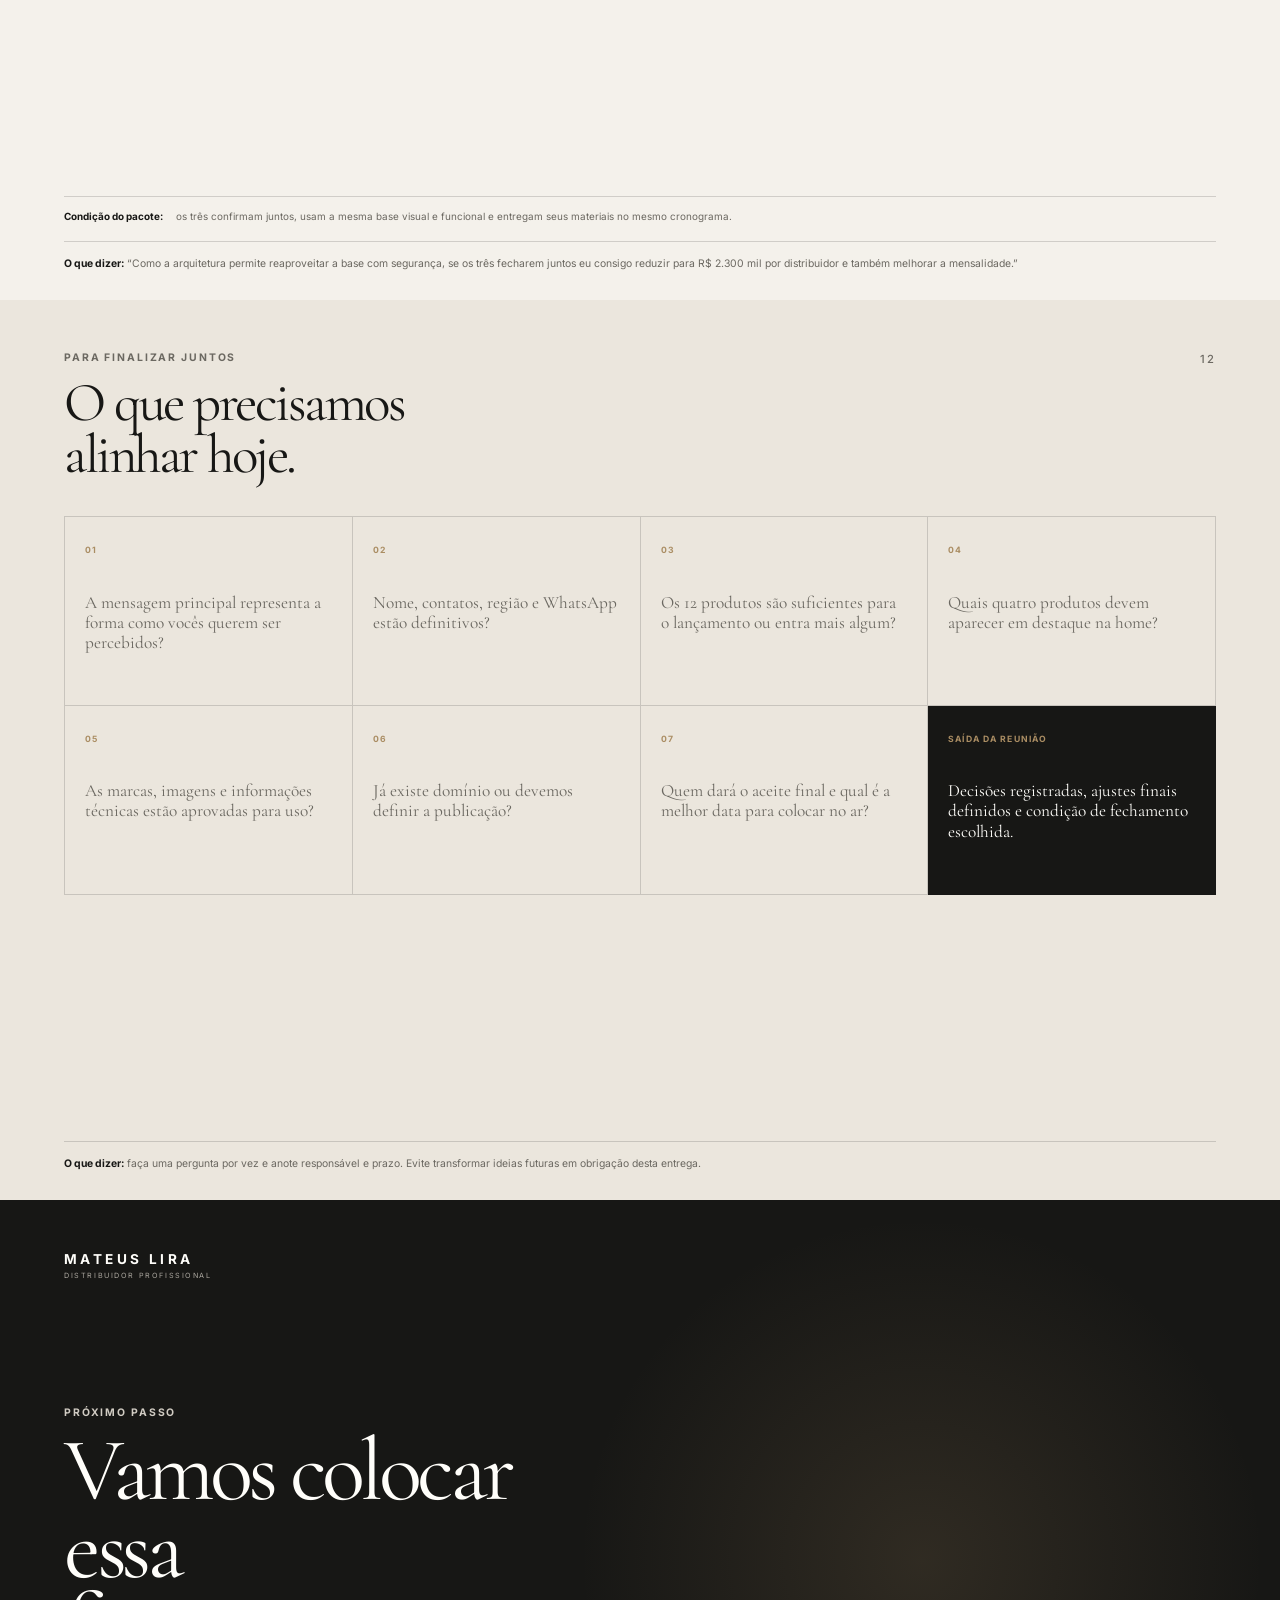
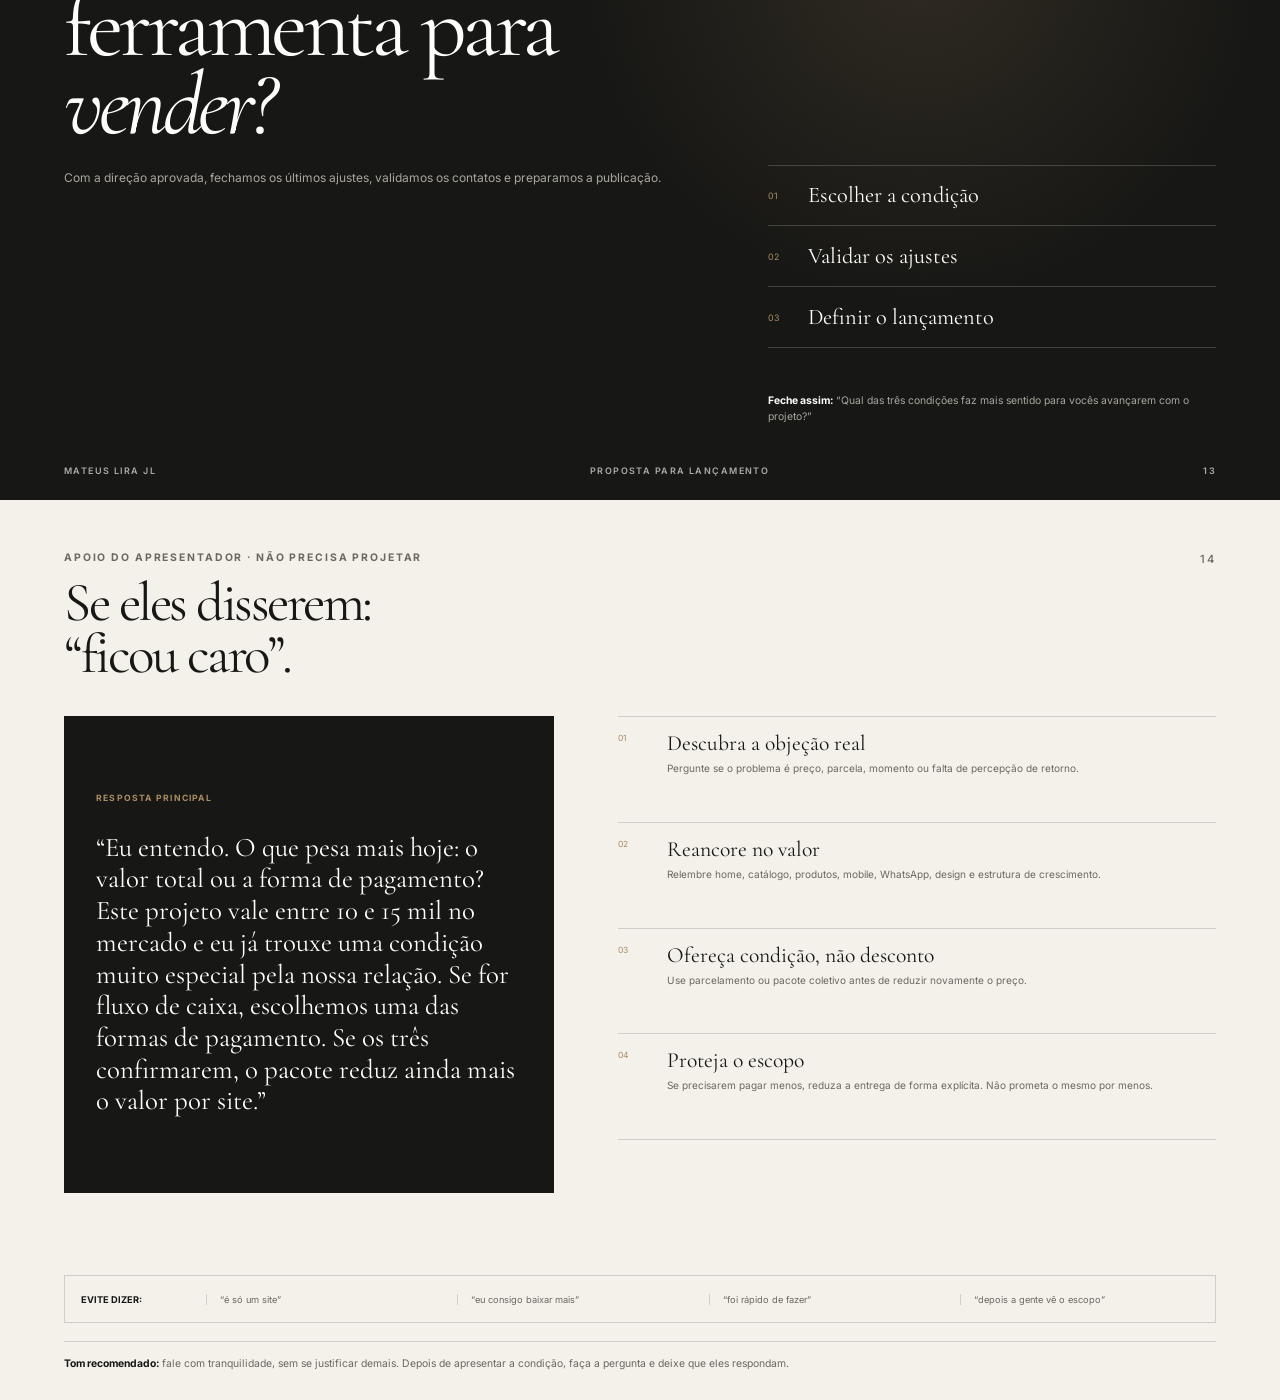
<file: deliverables/apresentacao-reuniao.html>
<!doctype html>
<html lang="pt-BR">
  <head>
    <meta charset="utf-8">
    <meta name="viewport" content="width=device-width, initial-scale=1">
    <meta name="description" content="Apresentação comercial do site MATEUS LIRA JL para distribuidores profissionais.">
    <title>Apresentação comercial — MATEUS LIRA JL</title>
    <link rel="icon" href="../assets/icons/favicon.svg" type="image/svg+xml">
    <link rel="preconnect" href="https://fonts.googleapis.com">
    <link rel="preconnect" href="https://fonts.gstatic.com" crossorigin>
    <link rel="stylesheet" href="https://fonts.googleapis.com/css2?family=Cormorant+Garamond:ital,wght@0,400;0,500;0,600;1,400&amp;family=Inter:wght@400;500;600;700&amp;display=swap">
    <link rel="stylesheet" href="apresentacao-reuniao.css">
  </head>
  <body>
    <main class="deck" aria-label="Apresentação comercial do projeto">
      <section class="slide slide--cover" id="slide-1" data-title="Abertura">
        <img class="cover-media" src="../assets/images/hero-campaign.jpg" alt="">
        <div class="cover-shade"></div>
        <header class="slide-brand slide-brand--light">
          <strong>MATEUS LIRA</strong>
          <span>Distribuidor Profissional</span>
        </header>
        <div class="cover-copy cover-copy--sales">
          <p class="kicker kicker--light">Apresentação comercial</p>
          <h1>Uma presença digital<br>à altura do <em>negócio.</em></h1>
          <p>Mais autoridade para a marca. Mais clareza para o cliente. Mais oportunidades para a equipe comercial.</p>
        </div>
        <aside class="cover-talk"><strong>Comece assim:</strong> “Hoje eu quero mostrar como este projeto pode transformar a maneira como vocês apresentam o portfólio e iniciam novas conversas comerciais.”</aside>
        <div class="slide-footer slide-footer--light"><span>14 set 2026</span><span>Proposta para lançamento</span><span>01</span></div>
      </section>

      <section class="slide slide--paper" id="slide-2" data-title="Oportunidade">
        <header class="slide-header">
          <div><p class="kicker">A oportunidade</p><h2>O cliente pesquisa antes<br>de chamar no WhatsApp.</h2></div>
          <span class="slide-number">02</span>
        </header>
        <div class="sales-problem">
          <div class="sales-statement">
            <p>Quando não existe uma vitrine própria, a apresentação depende de mensagens soltas, catálogos enviados manualmente e explicações repetidas.</p>
            <strong>O site organiza essa primeira impressão antes mesmo do atendimento começar.</strong>
          </div>
          <div class="friction-list">
            <article><span>01</span><div><strong>Informação espalhada</strong><p>O salão demora mais para entender marcas, linhas e aplicações.</p></div></article>
            <article><span>02</span><div><strong>Atendimento começa frio</strong><p>O vendedor precisa explicar tudo antes de descobrir o interesse real.</p></div></article>
            <article><span>03</span><div><strong>Marca parece menor</strong><p>Uma operação premium pode perder valor quando sua apresentação digital não acompanha.</p></div></article>
          </div>
        </div>
        <aside class="speaker-note"><strong>O que dizer:</strong> “O site não substitui o vendedor. Ele faz o cliente chegar mais informado, mais confiante e com um produto em mente.”</aside>
      </section>

      <section class="slide slide--warm" id="slide-3" data-title="O que vocês ganham">
        <header class="slide-header">
          <div><p class="kicker">Valor para a distribuidora</p><h2>O que vocês ganham<br>com este projeto.</h2></div>
          <span class="slide-number">03</span>
        </header>
        <div class="benefit-grid">
          <article><span>01</span><h3>Mais autoridade</h3><p>Uma apresentação premium aumenta a confiança de salões e profissionais na distribuidora.</p></article>
          <article><span>02</span><h3>Portfólio sempre disponível</h3><p>O cliente pode conhecer tratamentos, marcas e produtos a qualquer momento.</p></article>
          <article><span>03</span><h3>Venda mais preparada</h3><p>A conversa começa com produto e volume já identificados no WhatsApp.</p></article>
          <article><span>04</span><h3>Menos trabalho repetitivo</h3><p>Um único link substitui parte das apresentações e explicações manuais.</p></article>
          <article><span>05</span><h3>Mais alcance comercial</h3><p>Representantes podem compartilhar o catálogo em visitas, redes sociais e prospecção.</p></article>
          <article><span>06</span><h3>Base para crescer</h3><p>A estrutura aceita mais produtos e uma fonte de dados futura sem refazer a experiência.</p></article>
        </div>
        <aside class="speaker-note"><strong>O que dizer:</strong> “Vocês passam a ter uma ferramenta comercial que trabalha antes, durante e depois da visita do vendedor.”</aside>
      </section>

      <section class="slide slide--ink" id="slide-4" data-title="Como converte">
        <header class="slide-header slide-header--light">
          <div><p class="kicker kicker--light">Como o projeto converte</p><h2>Do primeiro impacto<br>à conversa comercial.</h2></div>
          <span class="slide-number">04</span>
        </header>
        <ol class="journey journey--sales" aria-label="Jornada comercial do visitante">
          <li><span>01</span><strong>Encanta</strong><p>A home posiciona a distribuidora como uma operação profissional e premium.</p></li>
          <li><span>02</span><strong>Orienta</strong><p>O cliente encontra produtos por necessidade, categoria, marca ou busca.</p></li>
          <li><span>03</span><strong>Informa</strong><p>Cada produto apresenta volume, benefícios, indicação e forma de uso.</p></li>
          <li><span>04</span><strong>Converte</strong><p>O WhatsApp abre com produto e volume preenchidos para facilitar o atendimento.</p></li>
        </ol>
        <div class="conversion-line"><span>Link compartilhado</span><i>→</i><span>Cliente interessado</span><i>→</i><span>Produto escolhido</span><i>→</i><strong>Conversa qualificada</strong></div>
        <aside class="speaker-note speaker-note--dark"><strong>O que dizer:</strong> “A experiência parece um e-commerce pela facilidade, mas respeita o modelo de vocês: disponibilidade e condições continuam na conversa com o consultor.”</aside>
      </section>

      <section class="slide slide--visual" id="slide-5" data-title="Home premium">
        <header class="slide-header slide-header--floating">
          <div><p class="kicker kicker--light">Primeira impressão</p><h2>Uma home que posiciona.</h2></div>
          <span class="slide-number slide-number--light">05</span>
        </header>
        <img class="screen screen--full" src="apresentacao-assets/home-desktop.png" alt="Captura da home do projeto em desktop">
        <div class="visual-caption visual-caption--talk">
          <strong>Antes de vender produto,<br>o site vende confiança.</strong>
          <p><b>O que dizer:</b> “A pessoa entende em segundos que vocês atendem profissionais, trabalham com curadoria e não são apenas mais um catálogo comum.”</p>
        </div>
      </section>

      <section class="slide slide--paper" id="slide-6" data-title="Catálogo e produto">
        <header class="slide-header">
          <div><p class="kicker">Experiência comercial</p><h2>Encontrar, entender<br>e pedir informação.</h2></div>
          <span class="slide-number">06</span>
        </header>
        <div class="sales-screens">
          <div class="screen-frame sales-screen sales-screen--catalog"><img src="apresentacao-assets/catalogo-desktop.png" alt="Captura do catálogo em desktop"></div>
          <div class="screen-frame sales-screen sales-screen--product"><img src="apresentacao-assets/produto-desktop.png" alt="Captura da página de produto em desktop"></div>
          <div class="phone-frame sales-phone"><img src="apresentacao-assets/catalogo-mobile.png" alt="Captura do catálogo em smartphone"></div>
        </div>
        <div class="sales-screen-points">
          <span>Busca e filtros</span><span>Detalhes por produto</span><span>Experiência mobile</span><span>WhatsApp contextual</span>
        </div>
        <aside class="speaker-note"><strong>O que dizer:</strong> “O salão não recebe apenas uma foto de embalagem. Ele entende o produto, identifica se faz sentido e chama vocês já sabendo sobre o que quer conversar.”</aside>
      </section>

      <section class="slide slide--warm" id="slide-7" data-title="Tudo que está incluído">
        <header class="slide-header">
          <div><p class="kicker">Entrega completa</p><h2>Tudo o que este<br>projeto oferece.</h2></div>
          <span class="slide-number">07</span>
        </header>
        <div class="included-grid">
          <article><span>01</span><div><h3>Landing page premium</h3><p>Hero, posicionamento, diferenciais, tratamentos, destaques, marcas e atendimento.</p></div></article>
          <article><span>02</span><div><h3>Catálogo profissional</h3><p>12 produtos reais, duas marcas, cinco categorias e imagens correspondentes.</p></div></article>
          <article><span>03</span><div><h3>Busca e filtros</h3><p>Busca textual, filtro por categoria e marca, contagem e limpeza de resultados.</p></div></article>
          <article><span>04</span><div><h3>Páginas de produto</h3><p>Nome, linha, volume, descrição, benefícios, indicação, uso e relacionados.</p></div></article>
          <article><span>05</span><div><h3>Conversão pelo WhatsApp</h3><p>Mensagens gerais e por produto com nome e volume preenchidos automaticamente.</p></div></article>
          <article><span>06</span><div><h3>Design responsivo</h3><p>Experiência adaptada para smartphone, tablet, notebook e telas grandes.</p></div></article>
          <article><span>07</span><div><h3>Experiência premium</h3><p>Tipografia editorial, fotografia forte, animações, hovers e ritmo visual próprio.</p></div></article>
          <article><span>08</span><div><h3>Acessibilidade e performance</h3><p>HTML semântico, foco visível, teclado, movimento reduzido e imagens otimizadas.</p></div></article>
          <article><span>09</span><div><h3>Estrutura preparada</h3><p>Configuração central da marca e catálogo desacoplado para futuras evoluções.</p></div></article>
        </div>
        <aside class="speaker-note"><strong>O que dizer:</strong> “Não é uma página bonita isolada. É um sistema comercial completo, com cada parte conectada à próxima.”</aside>
      </section>

      <section class="slide slide--paper" id="slide-8" data-title="Impacto no negócio">
        <header class="slide-header">
          <div><p class="kicker">Impacto esperado</p><h2>O site amplia a capacidade<br>de vender melhor.</h2></div>
          <span class="slide-number">08</span>
        </header>
        <div class="impact-layout">
          <div class="impact-quote"><p>“Cada representante passa a carregar uma vitrine completa no bolso.”</p></div>
          <div class="impact-list">
            <article><strong>Apresentação consistente</strong><p>Todos mostram a mesma marca, o mesmo catálogo e a mesma proposta de valor.</p></article>
            <article><strong>Prospecção mais forte</strong><p>O link pode acompanhar visitas, Instagram, indicações, campanhas e contatos frios.</p></article>
            <article><strong>Atendimento mais eficiente</strong><p>O interesse chega contextualizado, reduzindo etapas até a conversa comercial.</p></article>
            <article><strong>Crescimento organizado</strong><p>Novos produtos podem entrar sem perder o padrão da experiência.</p></article>
          </div>
        </div>
        <div class="honest-note"><strong>Sem promessa vazia:</strong><span>o site não vende sozinho. Ele melhora a percepção, reduz atritos e dá à equipe uma ferramenta melhor para converter.</span></div>
        <aside class="speaker-note"><strong>O que dizer:</strong> “O ganho principal é chegar em mais pessoas com uma apresentação melhor e aproveitar melhor cada oportunidade que já existe.”</aside>
      </section>

      <section class="slide slide--ink" id="slide-9" data-title="Valor de mercado">
        <header class="slide-header slide-header--light">
          <div><p class="kicker kicker--light">Valor da solução</p><h2>Um projeto deste nível vale<br><em>entre R$ 8 mil e R$ 10 mil FÁCIL.</em></h2></div>
          <span class="slide-number">09</span>
        </header>
        <div class="market-value-layout">
          <div class="market-number"><span>Valor de mercado</span><strong><small>R$</small> 8–10 mil</strong><p>Faixa coerente para uma solução premium sob medida com estratégia, design, desenvolvimento e catálogo funcional.</p></div>
          <div class="market-reasons">
            <article><span>Não é template</span><p>Direção visual exclusiva e coerente com o público premium.</p></article>
            <article><span>Não é só uma LP</span><p>Home, catálogo, busca, filtros e páginas dinâmicas trabalham juntos.</p></article>
            <article><span>Não é só aparência</span><p>Existe arquitetura, dados reais, responsividade, acessibilidade e performance.</p></article>
            <article><span>Não é só divulgação</span><p>A jornada termina em uma conversa comercial contextualizada.</p></article>
          </div>
        </div>
        <div class="market-summary">Estratégia + experiência + desenvolvimento + catálogo + conversão + preparação para crescimento</div>
        <aside class="speaker-note speaker-note--dark"><strong>O que dizer:</strong> “Pelo nível de acabamento e por tudo que já está funcionando, esse projeto chegaria facilmente à faixa de 15 mil reais no mercado.”</aside>
      </section>

      <section class="slide slide--value" id="slide-10" data-title="Condições especiais">
        <header class="slide-header slide-header--light">
          <div><p class="kicker kicker--light">Condição mais que especial</p><h2>Condições especiais pra vocês<br>de forma individual.</h2></div>
          <span class="slide-number">10</span>
        </header>
        <div class="price-options">
          <article class="price-option price-option--featured">
            <span class="option-tag">Melhor valor</span><p>Opção 01 · À vista · INDIVIDUAL</p><strong><small>R$</small> 3.000</strong>
            <div class="monthly-line"><span>Manutenção mensal</span><strong>R$ 400/mês</strong></div>
            <ul><li>Projeto completo</li><li>Ajustes finais acordados</li><li>Preparação para publicação</li></ul>
          </article>
          <article class="price-option">
            <span class="option-tag">Mais equilibrada</span><p>Opção 02 · Em 3 vezes · INDIVIDUAL</p><strong><small>R$</small>3.900</strong><em>3 parcelas de R$ 1.300
            </em>
            <div class="monthly-line"><span>Manutenção mensal</span><strong>R$ 400/mês</strong></div>
            <ul><li>Mesmo escopo completo</li><li>Sem redução de funcionalidades</li><li>Pagamento distribuído</li></ul>
          </article>
          <article class="price-option">
            <span class="option-tag">Parcela mais leve</span><p>Opção 03 · Em até 10x · INDIVIDUAL </p><strong><small>R$</small>no cartão</strong>
            <div class="monthly-line"><span>Manutenção mensal</span><strong>R$ 400/mês</strong></div>
            <ul><li>Mesmo escopo completo</li><li>Sem redução de funcionalidades</li><li>Maior prazo de pagamento</li></ul>
          </article>
        </div>
        <div class="price-scope"><strong>As três opções entregam o mesmo produto.</strong><span>A mensalidade começa após a publicação e cobre suporte e pequenas atualizações. Novas funcionalidades são orçadas separadamente.</span></div>
        <aside class="speaker-note speaker-note--dark"><strong>O que dizer:</strong> “O valor real está entre 10 e 15 mil. Como existe nossa relação e eu quero viabilizar o projeto com vocês, preparei condições especiais sem cortar qualidade ou funcionalidade.”</aside>
      </section>

      <section class="slide slide--paper" id="slide-11" data-title="Pacote para três distribuidores">
        <header class="slide-header">
          <div><p class="kicker">Condição coletiva</p><h2>Plano IMPACTO. <br> Exclusivo para os 3 (três)</h2></div>
          <span class="slide-number">11</span>
        </header>
        <div class="group-offer">
          <div class="group-price">
            <span>Pacote com três sites · à vista</span>
            <strong><small>R$</small> 6.900</strong>
            <p>R$ 2.300 por distribuidor</p>
          </div>
          <div class="group-monthly">
            <span>Manutenção do pacote</span>
            <strong><small>R$</small> 900/mês</strong>
            <p>R$ 300 mensais por site</p>
          </div>
          <div class="group-savings">
            <span>Economia conjunta</span>
            <strong>R$ 2.100</strong>
            <p>Mais R$ 200 de economia mensal</p>
          </div>
        </div>
        <div class="group-includes">
          <article><span>01</span><strong>Uma base premium</strong><p>Mesma estrutura, qualidade visual e conjunto de funcionalidades.</p></article>
          <article><span>02</span><strong>Três identidades</strong><p>Nome, cores, contatos e WhatsApp configurados para cada distribuidor.</p></article>
          <article><span>03</span><strong>Três catálogos</strong><p>Seleção de produtos e conteúdo próprios dentro do padrão acordado.</p></article>
        </div>
        <div class="group-rule"><strong>Condição do pacote:</strong><span>os três confirmam juntos, usam a mesma base visual e funcional e entregam seus materiais no mesmo cronograma.</span></div>
        <aside class="speaker-note"><strong>O que dizer:</strong> “Como a arquitetura permite reaproveitar a base com segurança, se os três fecharem juntos eu consigo reduzir para R$ 2.300 mil por distribuidor e também melhorar a mensalidade.”</aside>
      </section>

      <section class="slide slide--warm" id="slide-12" data-title="Alinhamento final">
        <header class="slide-header">
          <div><p class="kicker">Para finalizar juntos</p><h2>O que precisamos<br>alinhar hoje.</h2></div>
          <span class="slide-number">12</span>
        </header>
        <div class="closing-questions">
          <article><span>01</span><p>A mensagem principal representa a forma como vocês querem ser percebidos?</p></article>
          <article><span>02</span><p>Nome, contatos, região e WhatsApp estão definitivos?</p></article>
          <article><span>03</span><p>Os 12 produtos são suficientes para o lançamento ou entra mais algum?</p></article>
          <article><span>04</span><p>Quais quatro produtos devem aparecer em destaque na home?</p></article>
          <article><span>05</span><p>As marcas, imagens e informações técnicas estão aprovadas para uso?</p></article>
          <article><span>06</span><p>Já existe domínio ou devemos definir a publicação?</p></article>
          <article><span>07</span><p>Quem dará o aceite final e qual é a melhor data para colocar no ar?</p></article>
          <article class="closing-question--result"><span>Saída da reunião</span><p>Decisões registradas, ajustes finais definidos e condição de fechamento escolhida.</p></article>
        </div>
        <aside class="speaker-note"><strong>O que dizer:</strong> faça uma pergunta por vez e anote responsável e prazo. Evite transformar ideias futuras em obrigação desta entrega.</aside>
      </section>

      <section class="slide slide--closing" id="slide-13" data-title="Fechamento">
        <div class="closing-mark"><strong>MATEUS LIRA</strong><span>Distribuidor Profissional</span></div>
        <div class="closing-copy">
          <p class="kicker kicker--light">Próximo passo</p>
          <h2>Vamos colocar essa<br>ferramenta para <em>vender?</em></h2>
          <p>Com a direção aprovada, fechamos os últimos ajustes, validamos os contatos e preparamos a publicação.</p>
        </div>
        <div class="closing-actions">
          <div><span>01</span><strong>Escolher a condição</strong></div>
          <div><span>02</span><strong>Validar os ajustes</strong></div>
          <div><span>03</span><strong>Definir o lançamento</strong></div>
        </div>
        <aside class="closing-talk"><strong>Feche assim:</strong> “Qual das três condições faz mais sentido para vocês avançarem com o projeto?”</aside>
        <div class="slide-footer slide-footer--light"><span>MATEUS LIRA JL</span><span>Proposta para lançamento</span><span>13</span></div>
      </section>

      <section class="slide slide--presenter" id="slide-14" data-title="Apoio: objeção de preço">
        <header class="slide-header">
          <div><p class="kicker">Apoio do apresentador · não precisa projetar</p><h2>Se eles disserem:<br>“ficou caro”.</h2></div>
          <span class="slide-number">14</span>
        </header>
        <div class="objection-layout">
          <div class="objection-script">
            <span>Resposta principal</span>
            <blockquote>“Eu entendo. O que pesa mais hoje: o valor total ou a forma de pagamento? Este projeto vale entre 10 e 15 mil no mercado e eu já trouxe uma condição muito especial pela nossa relação. Se for fluxo de caixa, escolhemos uma das formas de pagamento. Se os três confirmarem, o pacote reduz ainda mais o valor por site.”</blockquote>
          </div>
          <div class="objection-steps">
            <article><span>01</span><div><strong>Descubra a objeção real</strong><p>Pergunte se o problema é preço, parcela, momento ou falta de percepção de retorno.</p></div></article>
            <article><span>02</span><div><strong>Reancore no valor</strong><p>Relembre home, catálogo, produtos, mobile, WhatsApp, design e estrutura de crescimento.</p></div></article>
            <article><span>03</span><div><strong>Ofereça condição, não desconto</strong><p>Use parcelamento ou pacote coletivo antes de reduzir novamente o preço.</p></div></article>
            <article><span>04</span><div><strong>Proteja o escopo</strong><p>Se precisarem pagar menos, reduza a entrega de forma explícita. Não prometa o mesmo por menos.</p></div></article>
          </div>
        </div>
        <div class="avoid-line"><strong>Evite dizer:</strong><span>“é só um site”</span><span>“eu consigo baixar mais”</span><span>“foi rápido de fazer”</span><span>“depois a gente vê o escopo”</span></div>
        <aside class="speaker-note"><strong>Tom recomendado:</strong> fale com tranquilidade, sem se justificar demais. Depois de apresentar a condição, faça a pergunta e deixe que eles respondam.</aside>
      </section>
    </main>

    <nav class="deck-controls" aria-label="Controles da apresentação">
      <button type="button" data-prev aria-label="Slide anterior">←</button>
      <span><b data-current>1</b> / <span data-total>14</span></span>
      <button type="button" data-next aria-label="Próximo slide">→</button>
    </nav>
    <script src="apresentacao-reuniao.js"></script>
  </body>
</html>
</file>
<file: css/tokens.css>
:root {
  --color-ink: #171715;
  --color-ink-soft: #242421;
  --color-paper: #f4f1eb;
  --color-paper-warm: #ebe6dd;
  --color-surface: #faf8f3;
  --color-white: #fffefa;
  --color-line: rgba(23, 23, 21, 0.16);
  --color-line-dark: rgba(255, 254, 250, 0.17);
  --color-muted: #6b6861;
  --color-muted-light: #b7b2a9;
  --color-accent: #aa8d63;

  --font-display: "Cormorant Garamond", Georgia, "Times New Roman", serif;
  --font-body: "Inter", Arial, Helvetica, sans-serif;

  --container-width: 90rem;
  --container-gutter: clamp(1.25rem, 4vw, 4.5rem);
  --header-height: 4.75rem;
  --section-space: clamp(5.5rem, 10vw, 10rem);

  --text-xs: 0.6875rem;
  --text-sm: 0.8125rem;
  --text-base: 1rem;
  --text-lg: clamp(1.0625rem, 1.5vw, 1.25rem);
  --title-sm: clamp(2.35rem, 5.5vw, 4.75rem);
  --title-lg: clamp(3.35rem, 9.2vw, 8.75rem);

  --radius-sm: 0.125rem;
  --radius-md: 0.25rem;
  --shadow-soft: 0 1.5rem 4rem rgba(21, 20, 17, 0.08);
  --ease: cubic-bezier(0.2, 0.7, 0.2, 1);
  --transition: 320ms var(--ease);
}

@media (min-width: 48rem) {
  :root { --header-height: 5.5rem; }
}
</file>
<file: css/base.css>
*,
*::before,
*::after {
  box-sizing: border-box;
}

html {
  scroll-behavior: smooth;
  scroll-padding-top: calc(var(--header-height) + 1rem);
}

body {
  margin: 0;
  min-width: 20rem;
  background: var(--color-paper);
  color: var(--color-ink);
  font-family: var(--font-body);
  font-size: var(--text-base);
  line-height: 1.6;
  text-rendering: optimizeLegibility;
  -webkit-font-smoothing: antialiased;
}

body.menu-is-open {
  overflow: hidden;
}

img,
svg {
  display: block;
  max-width: 100%;
}

img {
  height: auto;
}

a {
  color: inherit;
  text-decoration: none;
}

button,
input,
select {
  color: inherit;
  font: inherit;
}

button,
select {
  cursor: pointer;
}

h1,
h2,
h3,
p {
  margin-block-start: 0;
}

h1,
h2,
h3 {
  font-family: var(--font-display);
  font-weight: 400;
  letter-spacing: -0.045em;
  line-height: 0.98;
}

p:last-child {
  margin-bottom: 0;
}

::selection {
  background: var(--color-accent);
  color: var(--color-white);
}

:focus-visible {
  outline: 2px solid var(--color-accent);
  outline-offset: 4px;
}

.skip-link {
  position: fixed;
  z-index: 1000;
  top: 0.75rem;
  left: 0.75rem;
  padding: 0.75rem 1rem;
  background: var(--color-white);
  color: var(--color-ink);
  font-size: var(--text-sm);
  transform: translateY(-160%);
  transition: transform 180ms ease;
}

.skip-link:focus {
  transform: translateY(0);
}

.sr-only {
  position: absolute;
  width: 1px;
  height: 1px;
  padding: 0;
  margin: -1px;
  overflow: hidden;
  clip: rect(0, 0, 0, 0);
  white-space: nowrap;
  border: 0;
}

.icon-arrow-up-right {
  display: inline-block;
  width: 0.9rem;
  height: 0.9rem;
  background: currentColor;
  flex: 0 0 auto;
  -webkit-mask: url("data:image/svg+xml,%3Csvg xmlns='http://www.w3.org/2000/svg' viewBox='0 0 24 24'%3E%3Cpath d='M4 20 20 4M10 4h10v10' fill='none' stroke='%23000' stroke-width='1.4' stroke-linecap='square' stroke-linejoin='miter'/%3E%3C/svg%3E") center / contain no-repeat;
  mask: url("data:image/svg+xml,%3Csvg xmlns='http://www.w3.org/2000/svg' viewBox='0 0 24 24'%3E%3Cpath d='M4 20 20 4M10 4h10v10' fill='none' stroke='%23000' stroke-width='1.4' stroke-linecap='square' stroke-linejoin='miter'/%3E%3C/svg%3E") center / contain no-repeat;
  vertical-align: -0.08rem;
}

[hidden] {
  display: none !important;
}

.eyebrow {
  margin-bottom: 1.15rem;
  color: var(--color-muted);
  font-size: var(--text-xs);
  font-weight: 600;
  letter-spacing: 0.18em;
  line-height: 1.4;
  text-transform: uppercase;
}

.button-group {
  display: flex;
  flex-wrap: wrap;
  align-items: center;
  gap: 1.25rem;
}

.button {
  display: inline-flex;
  min-height: 3.5rem;
  align-items: center;
  justify-content: center;
  gap: 1.5rem;
  padding: 0.95rem 1.4rem;
  border: 1px solid transparent;
  background: transparent;
  font-size: var(--text-xs);
  font-weight: 650;
  letter-spacing: 0.12em;
  line-height: 1.2;
  text-transform: uppercase;
  transition: color var(--transition), background var(--transition), border-color var(--transition), transform var(--transition);
}

.button:hover {
  transform: translateY(-2px);
}

.button--light {
  background: var(--color-white);
  color: var(--color-ink);
}

.button--light:hover {
  background: var(--color-accent);
  color: var(--color-white);
}

.button--dark {
  background: var(--color-ink);
  color: var(--color-white);
}

.button--dark:hover {
  background: var(--color-accent);
}

.button--full {
  width: 100%;
}

.text-link {
  display: inline-flex;
  align-items: center;
  gap: 0.6rem;
  padding-block: 0.4rem;
  border-bottom: 1px solid currentColor;
  font-size: var(--text-xs);
  font-weight: 650;
  letter-spacing: 0.12em;
  line-height: 1.4;
  text-transform: uppercase;
  transition: color var(--transition), gap var(--transition);
}

.text-link:hover {
  color: var(--color-accent);
  gap: 0.9rem;
}

.text-link--light {
  color: var(--color-white);
}

.reveal {
  opacity: 0;
  transform: translateY(1.75rem);
  transition: opacity 800ms var(--ease) var(--reveal-delay, 0ms), transform 800ms var(--ease) var(--reveal-delay, 0ms);
}

.reveal.is-visible {
  opacity: 1;
  transform: none;
}

@media (prefers-reduced-motion: reduce) {
  html { scroll-behavior: auto; }
  *,
  *::before,
  *::after {
    scroll-behavior: auto !important;
    animation-duration: 0.01ms !important;
    animation-iteration-count: 1 !important;
    transition-duration: 0.01ms !important;
  }
  .reveal { opacity: 1; transform: none; }
}
</file>
<file: css/layout.css>
.container {
  width: min(100%, var(--container-width));
  margin-inline: auto;
  padding-inline: var(--container-gutter);
}

.section {
  padding-block: var(--section-space);
}

.section--warm {
  background: var(--color-paper-warm);
}

.section-heading {
  display: grid;
  gap: 2rem;
  margin-bottom: clamp(3rem, 6vw, 5.5rem);
}

.section-heading h2 {
  max-width: 15ch;
  margin-bottom: 0;
  font-size: var(--title-sm);
}

.section-heading > p,
.section-heading > div + p {
  max-width: 31rem;
  margin-bottom: 0;
  color: var(--color-muted);
  font-size: var(--text-lg);
  line-height: 1.65;
}

.section-heading--inline .text-link {
  align-self: end;
  justify-self: start;
}

.product-grid {
  display: grid;
  grid-template-columns: minmax(0, 1fr);
  gap: 3rem 1.25rem;
}

.internal-hero {
  padding: calc(var(--header-height) + 4.5rem) 0 4rem;
  background: var(--color-paper-warm);
  border-bottom: 1px solid var(--color-line);
}

.internal-hero__grid {
  display: grid;
  gap: 1.75rem;
}

.internal-hero h1 {
  margin: 0;
  font-size: clamp(3.8rem, 12vw, 8.8rem);
}

.internal-hero h1 em {
  font-weight: 400;
}

.internal-hero__grid > p:last-child {
  max-width: 34rem;
  color: var(--color-muted);
  font-size: var(--text-lg);
}

@media (min-width: 40rem) {
  .product-grid { grid-template-columns: repeat(2, minmax(0, 1fr)); }
}

@media (min-width: 64rem) {
  .section-heading {
    grid-template-columns: minmax(0, 1.55fr) minmax(18rem, 0.65fr);
    align-items: end;
  }

  .section-heading--inline {
    grid-template-columns: minmax(0, 1fr) auto;
  }

  .section-heading--inline .text-link {
    justify-self: end;
  }

  .internal-hero {
    padding-top: calc(var(--header-height) + 6rem);
    padding-bottom: 5.5rem;
  }

  .internal-hero__grid {
    grid-template-columns: 0.35fr 1.2fr 0.7fr;
    align-items: end;
  }

  .internal-hero .eyebrow {
    align-self: start;
    padding-top: 0.75rem;
  }
}
</file>
<file: css/components.css>
.site-header {
  position: fixed;
  z-index: 100;
  inset: 0 0 auto;
  height: var(--header-height);
  border-bottom: 1px solid var(--color-line);
  background: rgba(244, 241, 235, 0.94);
  backdrop-filter: blur(16px);
  transition: height var(--transition), background var(--transition), color var(--transition), border-color var(--transition);
}

.site-header__inner {
  display: grid;
  width: min(100%, var(--container-width));
  height: 100%;
  margin-inline: auto;
  padding-inline: var(--container-gutter);
  grid-template-columns: 1fr auto;
  align-items: center;
}

.brand {
  position: relative;
  z-index: 2;
  display: inline-flex;
  width: max-content;
  flex-direction: column;
  color: inherit;
  line-height: 1;
}

.brand strong {
  font-size: 1.05rem;
  font-weight: 650;
  letter-spacing: 0.28em;
}

.brand span {
  margin-top: 0.42rem;
  color: var(--color-muted);
  font-size: 0.5rem;
  font-weight: 600;
  letter-spacing: 0.24em;
  text-transform: uppercase;
  transition: color var(--transition);
}

.site-nav,
.header-cta {
  display: none;
}

.menu-toggle {
  position: relative;
  z-index: 2;
  display: grid;
  width: 2.75rem;
  height: 2.75rem;
  padding: 0;
  border: 0;
  background: none;
  place-items: center;
}

.menu-toggle span {
  position: absolute;
  width: 1.5rem;
  height: 1px;
  background: currentColor;
  transition: transform var(--transition), top var(--transition);
}

.menu-toggle span:first-child { top: 1.05rem; }
.menu-toggle span:last-child { top: 1.65rem; }
.menu-open .menu-toggle span:first-child { top: 1.375rem; transform: rotate(45deg); }
.menu-open .menu-toggle span:last-child { top: 1.375rem; transform: rotate(-45deg); }

.mobile-menu {
  position: fixed;
  z-index: 1;
  inset: 0;
  display: flex;
  visibility: hidden;
  min-height: 100dvh;
  padding: calc(var(--header-height) + 3rem) var(--container-gutter) 2rem;
  flex-direction: column;
  justify-content: space-between;
  background: var(--color-ink);
  color: var(--color-white);
  opacity: 0;
  transform: translateY(-1rem);
  transition: opacity var(--transition), transform var(--transition), visibility var(--transition);
}

.menu-open .mobile-menu {
  visibility: visible;
  opacity: 1;
  transform: none;
}

.menu-open {
  color: var(--color-white);
  border-color: var(--color-line-dark);
  background: var(--color-ink);
}

.menu-open .brand span { color: var(--color-muted-light); }

.mobile-menu nav {
  display: flex;
  flex-direction: column;
}

.mobile-menu nav a {
  padding-block: 0.75rem;
  font-family: var(--font-display);
  font-size: clamp(2.0rem, 7vw, 3.5rem);
  letter-spacing: -0.04em;
  line-height: 1;
}

.mobile-menu nav a[aria-current="page"] {
  color: var(--color-accent);
}

.mobile-menu__footer {
  display: flex;
  padding-top: 2rem;
  border-top: 1px solid var(--color-line-dark);
  align-items: center;
  justify-content: space-between;
  gap: 1rem;
  color: var(--color-muted-light);
  font-size: var(--text-xs);
  letter-spacing: 0.08em;
  text-transform: uppercase;
}

.mobile-menu__footer p { margin: 0; }
.mobile-menu__footer a { color: var(--color-white); }

body[data-page="home"] .site-header:not(.is-scrolled):not(.menu-open) {
  color: var(--color-white);
  border-color: var(--color-line-dark);
  background: linear-gradient(to bottom, rgba(15, 15, 14, 0.62), transparent);
  backdrop-filter: none;
}

body[data-page="home"] .site-header:not(.is-scrolled):not(.menu-open) .brand span {
  color: var(--color-muted-light);
}

.site-footer {
  padding-top: clamp(4.5rem, 8vw, 7.5rem);
  background: #11110f;
  color: var(--color-white);
}

.site-footer__top {
  display: grid;
  gap: 3.5rem 2rem;
  padding-bottom: clamp(4rem, 7vw, 6rem);
}

.brand--footer span { color: var(--color-muted-light); }

.site-footer__brand > p {
  max-width: 25rem;
  margin-top: 2rem;
  color: var(--color-muted-light);
}

.site-footer__column {
  display: flex;
  flex-direction: column;
  align-items: flex-start;
  gap: 0.65rem;
}

.site-footer__column p {
  margin-bottom: 0.9rem;
  color: var(--color-muted-light);
  font-size: var(--text-xs);
  letter-spacing: 0.14em;
  text-transform: uppercase;
}

.site-footer__column a {
  color: #dedad2;
  font-size: var(--text-sm);
  transition: color var(--transition);
}

.site-footer__column a:hover { color: var(--color-accent); }

.site-footer__bottom {
  display: flex;
  padding-block: 1.4rem;
  border-top: 1px solid var(--color-line-dark);
  flex-wrap: wrap;
  justify-content: space-between;
  gap: 0.75rem 2rem;
  color: #8c8982;
  font-size: 0.625rem;
  letter-spacing: 0.1em;
  text-transform: uppercase;
}

.product-card {
  min-width: 0;
}

.product-card__image {
  position: relative;
  display: block;
  overflow: hidden;
  aspect-ratio: 4 / 5.3;
  background: #ded9cf;
}

.product-card__image img {
  width: 100%;
  height: 100%;
  object-fit: cover;
  transition: transform 900ms var(--ease), filter 600ms var(--ease);
}

.product-card:hover .product-card__image img {
  transform: scale(1.025);
  filter: saturate(0.92);
}

.product-card__category {
  position: absolute;
  top: 0.9rem;
  left: 0.9rem;
  padding: 0.45rem 0.65rem;
  background: rgba(250, 248, 243, 0.92);
  font-size: 0.58rem;
  font-weight: 650;
  letter-spacing: 0.14em;
  text-transform: uppercase;
}

.product-card__view {
  position: absolute;
  inset: auto 1rem 1rem auto;
  display: inline-flex;
  align-items: center;
  gap: 0.5rem;
  padding: 0.65rem 0.8rem;
  background: var(--color-ink);
  color: var(--color-white);
  font-size: 0.58rem;
  font-weight: 650;
  letter-spacing: 0.12em;
  opacity: 0;
  transform: translateY(0.5rem);
  text-transform: uppercase;
  transition: opacity var(--transition), transform var(--transition);
}

.product-card:hover .product-card__view,
.product-card__image:focus-visible .product-card__view {
  opacity: 1;
  transform: none;
}

.product-card__body {
  padding-top: 1.3rem;
}

.product-card__brand {
  margin-bottom: 0.5rem;
  color: var(--color-muted);
  font-size: 0.625rem;
  font-weight: 650;
  letter-spacing: 0.13em;
  text-transform: uppercase;
}

.product-card h3 {
  margin-bottom: 0.75rem;
  font-size: clamp(1.55rem, 3vw, 2rem);
  line-height: 1.05;
}

.product-card h3 a {
  background-image: linear-gradient(currentColor, currentColor);
  background-position: 0 100%;
  background-repeat: no-repeat;
  background-size: 0 1px;
  transition: background-size var(--transition);
}

.product-card h3 a:hover { background-size: 100% 1px; }

.product-card__description {
  max-width: 29rem;
  margin-bottom: 1rem;
  color: var(--color-muted);
  font-size: var(--text-sm);
  line-height: 1.6;
}

.product-card__meta {
  display: flex;
  padding-top: 0.8rem;
  border-top: 1px solid var(--color-line);
  align-items: flex-start;
  justify-content: space-between;
  gap: 0.75rem;
  color: var(--color-muted);
  font-size: 0.58rem;
  font-weight: 600;
  letter-spacing: 0.09em;
  line-height: 1.4;
  text-transform: uppercase;
}

.product-card__meta span:last-child { text-align: right; }

@media (min-width: 48rem) {
  .site-footer__top {
    grid-template-columns: minmax(16rem, 2fr) repeat(3, 1fr);
  }
}

@media (min-width: 64rem) {
  .site-header__inner {
    grid-template-columns: minmax(13rem, 1fr) auto minmax(13rem, 1fr);
  }

  .site-nav {
    display: flex;
    align-items: center;
    gap: clamp(1.4rem, 2.2vw, 2.5rem);
  }

  .site-nav a,
  .header-cta {
    position: relative;
    font-size: 0.65rem;
    font-weight: 650;
    letter-spacing: 0.11em;
    text-transform: uppercase;
  }

  .site-nav a::after {
    position: absolute;
    right: 0;
    bottom: -0.5rem;
    left: 0;
    height: 1px;
    background: currentColor;
    content: '';
    transform: scaleX(0);
    transform-origin: right;
    transition: transform var(--transition);
  }

  .site-nav a:hover::after,
  .site-nav a[aria-current="page"]::after {
    transform: scaleX(1);
    transform-origin: left;
  }

  .header-cta {
    display: inline-flex;
    justify-self: end;
    align-items: center;
    gap: 0.6rem;
  }

  .menu-toggle,
  .mobile-menu { display: none; }

  .product-grid { grid-template-columns: repeat(3, minmax(0, 1fr)); }
  .product-grid--featured { grid-template-columns: repeat(4, minmax(0, 1fr)); }
  .product-card--compact .product-card__description { min-height: 4.15em; }
}

@media (hover: none) {
  .product-card__view {
    opacity: 1;
    transform: none;
  }
}
</file>
<file: css/home.css>
.hero--home {
  position: relative;
  display: flex;
  overflow: hidden;
  min-height: max(45rem, 100svh);
  align-items: flex-end;
  background: #171715;
  color: var(--color-white);
}

.hero__media,
.hero__shade {
  position: absolute;
  inset: 0;
}

.hero__media img {
  width: 100%;
  height: 100%;
  object-fit: cover;
  object-position: 64% center;
  animation: hero-arrive 1.6s var(--ease) both;
}

.hero__shade {
  background:
    linear-gradient(to top, rgba(10, 10, 9, 0.86) 0%, rgba(10, 10, 9, 0.15) 62%, rgba(10, 10, 9, 0.3) 100%),
    linear-gradient(to right, rgba(9, 9, 8, 0.72), transparent 75%);
}

.hero__content {
  position: relative;
  z-index: 1;
  padding-top: calc(var(--header-height) + 5rem);
  padding-bottom: 3.5rem;
}

.hero__eyebrow {
  color: #d7d2c9;
  animation: hero-copy-arrive 900ms 150ms var(--ease) both;
}

.hero h1 {
  max-width: 13.5ch;
  margin-bottom: 1.6rem;
  font-size: clamp(3.35rem, 8vw, 7.5rem);
  animation: hero-copy-arrive 1s 220ms var(--ease) both;
}

.hero__copy {
  max-width: 37rem;
  margin-bottom: 2.2rem;
  color: #d7d2c9;
  font-size: var(--text-lg);
  line-height: 1.6;
  animation: hero-copy-arrive 1s 300ms var(--ease) both;
}

.hero .button-group {
  animation: hero-copy-arrive 1s 380ms var(--ease) both;
}

.hero__index {
  position: absolute;
  z-index: 1;
  top: calc(var(--header-height) + 2rem);
  right: var(--container-gutter);
  display: none;
  align-items: center;
  gap: 1rem;
  color: #d7d2c9;
  font-size: 0.625rem;
  letter-spacing: 0.14em;
  text-transform: uppercase;
  writing-mode: vertical-rl;
}

.hero__index span:first-child {
  color: var(--color-white);
  font-family: var(--font-display);
  font-size: 1.3rem;
  letter-spacing: 0;
}

.hero__scroll {
  position: absolute;
  z-index: 2;
  right: var(--container-gutter);
  bottom: 1.8rem;
  display: none;
  align-items: center;
  gap: 1rem;
  color: #d7d2c9;
  font-size: 0.6rem;
  letter-spacing: 0.15em;
  text-transform: uppercase;
}

.hero__scroll span { font-size: 1rem; }

.trust-strip {
  border-bottom: 1px solid var(--color-line);
  background: var(--color-surface);
}

.trust-strip__grid {
  display: grid;
  grid-template-columns: repeat(2, minmax(0, 1fr));
}

.trust-strip p {
  display: flex;
  min-height: 5.5rem;
  margin: 0;
  padding: 1rem;
  border-right: 1px solid var(--color-line);
  border-bottom: 1px solid var(--color-line);
  flex-direction: column;
  justify-content: center;
  gap: 0.35rem;
  font-size: var(--text-xs);
  font-weight: 600;
  letter-spacing: 0.08em;
  line-height: 1.4;
  text-transform: uppercase;
}

.trust-strip p:nth-child(even) { border-right: 0; }
.trust-strip p:nth-last-child(-n + 2) { border-bottom: 0; }
.trust-strip p span { color: var(--color-accent); font-family: var(--font-display); }

.treatment-grid {
  display: grid;
  gap: 1.25rem;
}

.carousel-cue { display: none; }

.treatment-card {
  position: relative;
  display: block;
  overflow: hidden;
  min-height: 28rem;
  color: var(--color-white);
}

.treatment-card::after {
  position: absolute;
  inset: 0;
  background: linear-gradient(to top, rgba(10, 10, 9, 0.78), transparent 64%);
  content: '';
}

.treatment-card img {
  width: 100%;
  height: 100%;
  object-fit: cover;
  transition: transform 1s var(--ease), filter 700ms var(--ease);
}

.treatment-card:hover img { transform: scale(1.035); filter: saturate(0.82); }

.treatment-card__number {
  position: absolute;
  z-index: 2;
  top: 1.25rem;
  left: 1.25rem;
  color: #e4dfd7;
  font-family: var(--font-display);
  font-size: var(--text-lg);
}

.treatment-card__content {
  position: absolute;
  z-index: 2;
  right: 4.5rem;
  bottom: 1.5rem;
  left: 1.25rem;
  display: flex;
  flex-direction: column;
  gap: 0.5rem;
}

.treatment-card__content strong {
  font-family: var(--font-display);
  font-size: clamp(2.2rem, 6vw, 4.5rem);
  font-weight: 400;
  letter-spacing: -0.04em;
  line-height: 1;
}

.treatment-card__content small {
  max-width: 22rem;
  color: #d8d3ca;
  font-size: var(--text-xs);
}

.round-arrow {
  position: absolute;
  z-index: 2;
  right: 1.25rem;
  bottom: 1.25rem;
  display: grid;
  width: 2.75rem;
  aspect-ratio: 1;
  border: 1px solid rgba(255, 255, 255, 0.5);
  border-radius: 50%;
  place-items: center;
  transition: color var(--transition), background var(--transition), transform var(--transition);
}

.round-arrow .icon-arrow-up-right {
  width: 1.05rem;
  height: 1.05rem;
  transition: transform var(--transition);
}

.treatment-card:hover .round-arrow {
  background: var(--color-white);
  color: var(--color-ink);
}

.treatment-card:hover .round-arrow .icon-arrow-up-right {
  transform: translate(0.1rem, -0.1rem);
}

.editorial-section {
  display: grid;
  background: var(--color-ink-soft);
  color: var(--color-white);
}

.editorial-section__image {
  min-height: 28rem;
}

.editorial-section__image img {
  width: 100%;
  height: 100%;
  object-fit: cover;
}

.editorial-section__content {
  display: flex;
  padding: clamp(4rem, 8vw, 8rem) var(--container-gutter);
  flex-direction: column;
  align-items: flex-start;
  justify-content: center;
}

.editorial-section__content .eyebrow { color: var(--color-muted-light); }

.editorial-section__content h2 {
  max-width: 25ch;
  margin-bottom: 1.8rem;
  font-size: var(--title-sm);
}

.editorial-section__content > p:not(.eyebrow) {
  max-width: 33rem;
  margin-bottom: 2.25rem;
  color: #c6c1b8;
  font-size: var(--text-lg);
}

.brand-section { background: var(--color-surface); }

.brand-list {
  display: grid;
  padding-block: clamp(3rem, 6vw, 5rem);
  border-top: 1px solid var(--color-line);
  border-bottom: 1px solid var(--color-line);
  align-items: center;
  gap: 2.5rem;
}

.brand-wordmark {
  display: flex;
  flex-direction: column;
  align-items: center;
  line-height: 1;
}

.brand-wordmark strong {
  font-size: clamp(1.7rem, 5vw, 3.6rem);
  font-weight: 700;
  letter-spacing: 0.24em;
}

.brand-wordmark span {
  margin-top: 0.6rem;
  color: var(--color-muted);
  font-size: 0.58rem;
  font-weight: 600;
  letter-spacing: 0.38em;
  text-transform: uppercase;
}

.brand-wordmark--serif strong {
  font-family: var(--font-display);
  font-weight: 400;
  letter-spacing: 0.12em;
}

.brand-divider {
  width: 1px;
  height: 3rem;
  margin-inline: auto;
  background: var(--color-line);
}

.brand-note {
  margin-top: 1rem;
  color: var(--color-muted);
  font-size: 0.625rem;
}

.consulting-cta {
  position: relative;
  overflow: hidden;
  padding-block: clamp(5rem, 12vw, 10rem);
  background: #151513;
  color: var(--color-white);
}

.consulting-cta::before {
  position: absolute;
  top: -45%;
  right: -12%;
  width: min(42rem, 75vw);
  aspect-ratio: 1;
  border: 1px solid rgba(170, 141, 99, 0.28);
  border-radius: 50%;
  box-shadow: 0 0 0 5rem rgba(170, 141, 99, 0.025), 0 0 0 10rem rgba(170, 141, 99, 0.018);
  content: '';
}

.consulting-cta__inner { position: relative; }
.consulting-cta .eyebrow { color: var(--color-muted-light); }

.consulting-cta h2 {
  max-width: 25ch;
  margin-bottom: 1.5rem;
  font-size: var(--title-sm);
}

.consulting-cta p:not(.eyebrow) {
  max-width: 36rem;
  margin-bottom: 2.5rem;
  color: #c4bfb6;
  font-size: var(--text-lg);
}

@keyframes hero-arrive {
  from { opacity: 0; transform: scale(1.04); }
  to { opacity: 1; transform: scale(1); }
}

@keyframes hero-copy-arrive {
  from { opacity: 0; transform: translateY(1.5rem); }
  to { opacity: 1; transform: none; }
}

@media (max-width: 47.999rem) {
  .hero--home { align-items: stretch; }

  .hero__content {
    padding-top: calc(var(--header-height) + 2.25rem);
    padding-bottom: 3rem;
  }

  .carousel-cue {
    display: flex;
    margin: -1.75rem 0 1.25rem;
    align-items: center;
    justify-content: flex-end;
    gap: 0.7rem;
    color: var(--color-muted);
    font-size: 0.58rem;
    font-weight: 600;
    letter-spacing: 0.14em;
    line-height: 1;
    text-transform: uppercase;
  }

  .carousel-cue::before {
    width: 2rem;
    height: 1px;
    background: var(--color-line-strong);
    content: '';
  }

  .carousel-cue span {
    color: var(--color-ink);
    font-family: var(--font-display);
    font-size: 1.15rem;
    line-height: 0.6;
  }

  .treatment-grid .treatment-card.reveal,
  .featured-products .product-card.reveal {
    opacity: 1;
    transform: none;
    transition: none;
  }

  .treatment-grid {
    grid-template-columns:
      min(calc(100vw - 4.5rem), 23rem)
      min(70vw, 19rem)
      min(70vw, 19rem)
      min(78vw, 21rem);
    align-items: end;
    gap: 1rem;
    overflow-x: auto;
    overscroll-behavior-inline: contain;
    padding-bottom: 0.5rem;
    scroll-snap-type: inline mandatory;
    scrollbar-width: none;
    -webkit-overflow-scrolling: touch;
  }

  .treatment-grid::-webkit-scrollbar,
  .featured-products .product-grid--featured::-webkit-scrollbar {
    display: none;
  }

  .treatment-card {
    height: 20.5rem;
    min-height: 0;
    scroll-snap-align: start;
  }

  .treatment-card--large { height: 23rem; }
  .treatment-card--wide { height: 22rem; }

  .featured-products .product-grid--featured {
    grid-template-columns: none;
    grid-auto-columns: min(calc(100vw - 4.5rem), 22rem);
    grid-auto-flow: column;
    align-items: start;
    gap: 1rem;
    overflow-x: auto;
    overscroll-behavior-inline: contain;
    padding-bottom: 0.5rem;
    scroll-snap-type: inline mandatory;
    scrollbar-width: none;
    -webkit-overflow-scrolling: touch;
  }

  .featured-products .product-card {
    scroll-snap-align: start;
  }
}

@media (min-width: 48rem) {
  .hero__content { padding-bottom: 6rem; }
  .hero__copy { margin-left: clamp(2rem, 10vw, 10rem); }
  .hero .button-group { margin-left: clamp(2rem, 10vw, 10rem); }
  .hero__index, .hero__scroll { display: flex; }

  .trust-strip__grid { grid-template-columns: repeat(4, minmax(0, 1fr)); }
  .trust-strip p { min-height: 6.5rem; padding-inline: 1.5rem; border-bottom: 0; }
  .trust-strip p:nth-child(even) { border-right: 1px solid var(--color-line); }
  .trust-strip p:last-child { border-right: 0; }

  .treatment-grid {
    grid-template-columns: repeat(2, minmax(0, 1fr));
    grid-auto-rows: 18rem;
  }
  .treatment-card { min-height: 0; }
  .treatment-card--large { grid-row: span 2; }
  .treatment-card--wide { grid-column: 2; }

  .editorial-section { grid-template-columns: minmax(0, 1.15fr) minmax(25rem, 0.85fr); }
  .editorial-section__image { min-height: 47rem; }

  .brand-list { grid-template-columns: 1fr auto 1fr; }
  .brand-divider { height: 5rem; }
}

@media (min-width: 64rem) {
  .hero--home {
    min-height: clamp(40rem, 88svh, 46rem);
  }

  .hero__content {
    padding-top: calc(var(--header-height) + 1rem);
    padding-bottom: 2.5rem;
  }

  .hero h1 {
    max-width: 16.5ch;
    margin-bottom: 1.25rem;
    font-size: clamp(3.75rem, 4.50vw, 4.75rem);
  }

  .hero__copy,
  .hero .button-group {
    margin-left: 0;
  }

  .hero__copy { margin-bottom: 1.75rem; }
}

@media (min-width: 75rem) {
  .treatment-worlds { padding-block: clamp(6rem, 7vw, 7rem); }
  .treatment-worlds .section-heading { margin-bottom: clamp(3rem, 4vw, 4rem); }
  .treatment-grid { grid-template-columns: 1.2fr 0.8fr 0.8fr; grid-auto-rows: 18.5rem; }
  .treatment-card--large { grid-row: span 2; }
  .treatment-card--wide { grid-column: 2 / span 2; }
}

@media (prefers-reduced-motion: reduce) {
  .hero__media img,
  .hero__eyebrow,
  .hero h1,
  .hero__copy,
  .hero .button-group { animation: none; }
}
</file>
<file: css/catalog.css>
.catalog-section {
  min-height: 45rem;
  padding-block: clamp(2.5rem, 5vw, 5rem) var(--section-space);
  background: var(--color-surface);
}

.catalog-toolbar {
  display: grid;
  grid-template-columns: minmax(0, 1fr);
  gap: 2rem;
  padding-bottom: 2rem;
  border-bottom: 1px solid var(--color-line);
}

.filter-block,
.catalog-controls,
.search-field,
.select-field,
.search-field input,
.select-field select {
  min-width: 0;
}

.filter-label {
  display: block;
  margin-bottom: 0.85rem;
  color: var(--color-muted);
  font-size: 0.625rem;
  font-weight: 650;
  letter-spacing: 0.14em;
  text-transform: uppercase;
}

.filter-chips {
  display: flex;
  margin-inline: calc(var(--container-gutter) * -1);
  padding-inline: var(--container-gutter);
  gap: 0.5rem;
  overflow-x: auto;
  scrollbar-width: none;
}

.filter-chips::-webkit-scrollbar { display: none; }

.filter-chip {
  flex: 0 0 auto;
  min-height: 2.65rem;
  padding: 0.65rem 0.9rem;
  border: 1px solid var(--color-line);
  border-radius: 999px;
  background: transparent;
  font-size: var(--text-xs);
  transition: background var(--transition), color var(--transition), border-color var(--transition);
}

.filter-chip:hover,
.filter-chip[aria-pressed="true"] {
  border-color: var(--color-ink);
  background: var(--color-ink);
  color: var(--color-white);
}

.catalog-controls {
  display: grid;
  gap: 0.75rem;
}

.search-field,
.select-field {
  position: relative;
  display: flex;
  height: 3.25rem;
  border-bottom: 1px solid var(--color-ink);
  align-items: center;
}

.search-field svg,
.select-field svg {
  width: 1rem;
  fill: none;
  stroke: currentColor;
  stroke-linecap: round;
  stroke-linejoin: round;
  stroke-width: 1.5;
}

.search-field input,
.select-field select {
  width: 100%;
  height: 100%;
  border: 0;
  outline: 0;
  background: transparent;
  font-size: var(--text-sm);
}

.search-field input { padding: 0 0.75rem; }
.search-field input::placeholder { color: var(--color-muted); opacity: 1; }
.select-field select { padding-right: 2rem; appearance: none; }
.select-field svg { position: absolute; right: 0.2rem; pointer-events: none; }

.catalog-summary {
  display: flex;
  min-height: 5.5rem;
  align-items: center;
  justify-content: space-between;
  gap: 1rem;
}

.catalog-summary p {
  margin: 0;
  color: var(--color-muted);
  font-size: var(--text-xs);
  letter-spacing: 0.08em;
  text-transform: uppercase;
}

.clear-filters {
  padding: 0;
  border: 0;
  border-bottom: 1px solid currentColor;
  background: transparent;
  font-size: var(--text-xs);
}

.catalog-grid { gap-block: clamp(3.5rem, 7vw, 6rem); }

.empty-state {
  max-width: 35rem;
  margin: 4rem auto;
  text-align: center;
}

.empty-state h2 {
  margin-bottom: 1.25rem;
  font-size: clamp(2.3rem, 7vw, 4rem);
}

.empty-state > p:not(.eyebrow) {
  margin-bottom: 2rem;
  color: var(--color-muted);
}

.catalog-consulting {
  padding-block: clamp(4rem, 8vw, 7rem);
  background: var(--color-paper-warm);
}

.catalog-consulting__inner {
  display: grid;
  align-items: end;
  gap: 1.25rem 2rem;
}

.catalog-consulting .eyebrow { margin-bottom: 0; }
.catalog-consulting p:not(.eyebrow) { max-width: 36rem; margin: 0; font-size: var(--text-lg); }
.catalog-consulting__arrow { display: none; }

@media (min-width: 48rem) {
  .catalog-controls { grid-template-columns: minmax(14rem, 1fr) minmax(12rem, 0.7fr); }
  .catalog-consulting__inner { grid-template-columns: 0.45fr 1fr; }
  .catalog-consulting__arrow {
    display: grid;
    width: 3.5rem;
    aspect-ratio: 1;
    border: 1px solid var(--color-line);
    border-radius: 50%;
    grid-column: 2;
    place-items: center;
  }
}

@media (min-width: 64rem) {
  .catalog-toolbar { grid-template-columns: minmax(0, 1.5fr) minmax(27rem, 0.8fr); align-items: end; }
  .filter-chips { margin-inline: 0; padding-inline: 0; }
}
</file>
<file: css/product.css>
.product-page {
  min-height: 60vh;
  padding-top: var(--header-height);
  background: var(--color-surface);
}

.product-loading {
  display: flex;
  min-height: 65vh;
  align-items: center;
  justify-content: center;
  gap: 0.45rem;
}

.product-loading span {
  width: 0.45rem;
  aspect-ratio: 1;
  border-radius: 50%;
  background: var(--color-accent);
  animation: loading 900ms infinite alternate ease-in-out;
}

.product-loading span:last-child { animation-delay: 220ms; }

.product-breadcrumb {
  display: flex;
  padding-block: 1.25rem;
  border-bottom: 1px solid var(--color-line);
  align-items: center;
  gap: 0.65rem;
  overflow: hidden;
  color: var(--color-muted);
  font-size: 0.625rem;
  letter-spacing: 0.08em;
  white-space: nowrap;
  text-transform: uppercase;
}

.product-breadcrumb span:last-child {
  overflow: hidden;
  color: var(--color-ink);
  text-overflow: ellipsis;
}

.product-detail {
  display: grid;
  padding-top: 2rem;
  padding-bottom: var(--section-space);
  gap: 3rem;
}

.product-gallery__main {
  position: sticky;
  top: calc(var(--header-height) + 1.5rem);
  overflow: hidden;
  aspect-ratio: 4 / 5.3;
  background: var(--color-paper-warm);
}

.product-gallery__main img {
  width: 100%;
  height: 100%;
  object-fit: cover;
}

.product-gallery > p {
  display: flex;
  margin-top: 0.8rem;
  color: var(--color-muted);
  font-size: 0.58rem;
  letter-spacing: 0.1em;
  text-transform: uppercase;
}

.product-info__top {
  display: flex;
  margin-bottom: 1.25rem;
  align-items: center;
  justify-content: space-between;
  gap: 1rem;
}

.product-info__top .eyebrow { margin: 0; }

.product-info__top > span {
  padding: 0.45rem 0.65rem;
  border: 1px solid var(--color-line);
  font-size: 0.58rem;
  font-weight: 650;
  letter-spacing: 0.1em;
  text-transform: uppercase;
}

.product-info h1 {
  max-width: 10ch;
  margin-bottom: 0.75rem;
  font-size: clamp(3rem, 8vw, 6.75rem);
}

.product-info__volume {
  margin-bottom: 2rem;
  color: var(--color-muted);
  font-size: var(--text-sm);
  font-weight: 650;
  letter-spacing: 0.12em;
  text-transform: uppercase;
}

.product-info__lead {
  max-width: 36rem;
  margin-bottom: 1rem;
  font-family: var(--font-display);
  font-size: clamp(1.5rem, 3vw, 2rem);
  letter-spacing: -0.02em;
  line-height: 1.25;
}

.product-info__description {
  max-width: 37rem;
  margin-bottom: 2rem;
  color: var(--color-muted);
}

.product-commercial {
  display: grid;
  margin-bottom: 1.25rem;
  border-top: 1px solid var(--color-line);
}

.product-commercial > div {
  display: flex;
  padding-block: 1rem;
  border-bottom: 1px solid var(--color-line);
  flex-direction: column;
  gap: 0.3rem;
}

.product-commercial span,
.product-commercial strong {
  font-size: 0.625rem;
  letter-spacing: 0.1em;
  text-transform: uppercase;
}

.product-commercial span { color: var(--color-muted); }
.product-commercial strong { font-weight: 650; }

.back-link {
  display: inline-block;
  margin-top: 1.25rem;
  border-bottom: 1px solid currentColor;
  font-size: var(--text-xs);
}

.product-specs {
  margin-top: 3rem;
  border-top: 1px solid var(--color-line);
}

.product-specs section {
  padding-block: 1.4rem;
  border-bottom: 1px solid var(--color-line);
}

.product-specs h2 {
  margin-bottom: 0.8rem;
  font-family: var(--font-body);
  font-size: 0.65rem;
  font-weight: 650;
  letter-spacing: 0.13em;
  text-transform: uppercase;
}

.product-specs p,
.product-specs ul {
  margin: 0;
  color: var(--color-muted);
  font-size: var(--text-sm);
}

.product-specs ul {
  padding: 0;
  list-style: none;
}

.product-specs li {
  position: relative;
  padding-left: 1.25rem;
}

.product-specs li + li { margin-top: 0.45rem; }
.product-specs li::before { position: absolute; left: 0; color: var(--color-accent); content: '—'; }

.professional-note {
  margin-top: 1.25rem;
  color: var(--color-muted);
  font-size: 0.675rem;
  line-height: 1.6;
}

.related-section {
  padding-block: var(--section-space);
  background: var(--color-paper-warm);
}

.not-found {
  display: flex;
  min-height: 70vh;
  padding-top: 7rem;
  padding-bottom: 6rem;
  flex-direction: column;
  align-items: flex-start;
  justify-content: center;
}

.not-found h1 {
  max-width: 13ch;
  margin-bottom: 1.4rem;
  font-size: var(--title-sm);
}

.not-found > p:not(.eyebrow) {
  max-width: 35rem;
  margin-bottom: 2rem;
  color: var(--color-muted);
  font-size: var(--text-lg);
}

@keyframes loading { to { opacity: 0.25; transform: translateY(-0.3rem); } }

@media (min-width: 48rem) {
  .product-commercial { grid-template-columns: 1fr 1fr; }
  .product-commercial > div:last-child { padding-left: 1.25rem; border-left: 1px solid var(--color-line); }
}

@media (min-width: 64rem) {
  .product-detail {
    grid-template-columns: minmax(0, min(34vw, 30rem)) minmax(0, 1fr);
    padding-top: 3rem;
    gap: clamp(3rem, 5vw, 5rem);
  }

  .product-gallery { align-self: start; }
  .product-info { padding-top: 0.5rem; }
  .product-info h1 { font-size: clamp(3.25rem, 4.4vw, 4.75rem); }
  .product-grid--related { grid-template-columns: repeat(3, minmax(0, 1fr)); }
}

@media (prefers-reduced-motion: reduce) {
  .product-loading span { animation: none; }
}
</file>
<file: deliverables/apresentacao-reuniao.css>
:root {
  --ink: #171715;
  --ink-soft: #242421;
  --paper: #f4f1eb;
  --warm: #ebe6dd;
  --surface: #faf8f3;
  --white: #fffefa;
  --muted: #6b6861;
  --line: rgba(23, 23, 21, 0.16);
  --line-dark: rgba(255, 254, 250, 0.18);
  --accent: #aa8d63;
  --display: "Cormorant Garamond", Georgia, serif;
  --body: "Inter", Arial, sans-serif;
}

*, *::before, *::after { box-sizing: border-box; }

html { scroll-behavior: smooth; }

body {
  margin: 0;
  background: #0c0c0b;
  color: var(--ink);
  font-family: var(--body);
  -webkit-font-smoothing: antialiased;
}

img { display: block; max-width: 100%; }
[hidden] { display: none !important; }

.deck { counter-reset: slides; }

.slide {
  position: relative;
  width: 100vw;
  min-width: 60rem;
  height: 100vh;
  min-height: 40rem;
  padding: clamp(2rem, 4vw, 4.5rem) clamp(2.5rem, 5vw, 5.5rem);
  overflow: hidden;
  counter-increment: slides;
}

.slide--paper { background: var(--paper); }
.slide--warm { background: var(--warm); }
.slide--ink { background: var(--ink); color: var(--white); }

.slide-header {
  position: relative;
  z-index: 5;
  display: flex;
  min-height: 5rem;
  align-items: flex-start;
  justify-content: space-between;
  gap: 2rem;
}

.slide-header h2 {
  margin: 0;
  font: 400 clamp(2.5rem, 4.3vw, 4.9rem)/0.94 var(--display);
  letter-spacing: -0.045em;
}

.slide-header h2 em,
.journey-heading h2 em,
.statement-grid h2 em {
  font-weight: 400;
}

.slide-header--light { color: var(--white); }

.slide-header--floating {
  position: absolute;
  inset: 2.4rem 3.5rem auto;
  color: var(--white);
}

.slide-header--floating h2 {
  font-size: 3.5rem;
  text-shadow: 0 0.2rem 1rem rgba(0, 0, 0, 0.25);
}

.slide-number {
  padding-top: 0.2rem;
  color: var(--muted);
  font: 500 0.7rem/1 var(--body);
  letter-spacing: 0.18em;
}

.slide-number--light { color: rgba(255,255,255,.75); }

.kicker {
  margin: 0 0 0.8rem;
  color: var(--muted);
  font-size: 0.65rem;
  font-weight: 700;
  letter-spacing: 0.18em;
  text-transform: uppercase;
}

.kicker--light { color: #d1ccc3; }

.lead {
  color: var(--muted);
  font: 400 clamp(1rem, 1.25vw, 1.35rem)/1.55 var(--body);
}

.speaker-note {
  position: absolute;
  right: clamp(2.5rem, 5vw, 5.5rem);
  bottom: 1.8rem;
  left: clamp(2.5rem, 5vw, 5.5rem);
  padding-top: 0.85rem;
  border-top: 1px solid var(--line);
  color: var(--muted);
  font-size: clamp(0.65rem, 0.72vw, 0.78rem);
  line-height: 1.5;
}

.speaker-note strong { color: var(--ink); }
.speaker-note--dark { border-color: var(--line-dark); color: #aaa69e; }
.speaker-note--dark strong { color: var(--white); }

.slide-footer {
  position: absolute;
  right: clamp(2.5rem, 5vw, 5.5rem);
  bottom: 1.5rem;
  left: clamp(2.5rem, 5vw, 5.5rem);
  display: flex;
  justify-content: space-between;
  color: var(--muted);
  font-size: 0.56rem;
  font-weight: 600;
  letter-spacing: 0.16em;
  text-transform: uppercase;
}

.slide-footer--light { color: rgba(255,255,255,.64); }

/* Cover */
.slide--cover { padding: 0; background: #111; color: var(--white); }
.cover-media, .cover-shade { position: absolute; inset: 0; width: 100%; height: 100%; }
.cover-media { object-fit: cover; object-position: 65% center; }
.cover-shade {
  background:
    linear-gradient(90deg, rgba(8,8,7,.92) 0%, rgba(8,8,7,.58) 48%, rgba(8,8,7,.08) 80%),
    linear-gradient(0deg, rgba(8,8,7,.58), transparent 50%);
}

.slide-brand {
  position: absolute;
  z-index: 2;
  top: 3rem;
  left: 4.5rem;
  display: flex;
  flex-direction: column;
}

.slide-brand strong { font-size: 0.95rem; letter-spacing: 0.26em; }
.slide-brand span { margin-top: 0.25rem; color: #bbb6ae; font-size: 0.46rem; letter-spacing: 0.23em; text-transform: uppercase; }
.cover-copy { position: absolute; z-index: 2; top: 52%; left: 4.5rem; transform: translateY(-50%); }
.cover-copy h1 { margin: 0 0 1.5rem; font: 400 clamp(4rem, 7vw, 7.4rem)/0.86 var(--display); letter-spacing: -0.055em; }
.cover-copy h1 em { font-weight: 400; }
.cover-copy > p:last-child { margin: 0; color: #d1ccc3; font-size: 0.86rem; letter-spacing: 0.04em; }

/* Executive status */
.statement-grid {
  display: grid;
  grid-template-columns: 1.35fr 0.65fr;
  min-height: 44vh;
  margin-top: 4vh;
  align-items: center;
  gap: 7vw;
}

.statement-grid h2 { max-width: 11ch; margin: 0 0 1.8rem; font: 400 clamp(3.2rem, 5.5vw, 6rem)/0.9 var(--display); letter-spacing: -0.05em; }
.statement-grid .lead { max-width: 48rem; }
.status-card { padding: clamp(2rem, 3vw, 3.5rem); border: 1px solid var(--line); background: var(--surface); }
.status-card .status-pill { display: inline-block; padding: 0.5rem 0.7rem; background: var(--ink); color: var(--white); font-size: 0.52rem; font-weight: 700; letter-spacing: 0.14em; text-transform: uppercase; }
.status-card strong { display: block; margin: 2rem 0 1rem; font: 400 clamp(2rem, 3.2vw, 3.3rem)/0.98 var(--display); }
.status-card p { margin: 0; color: var(--muted); font-size: 0.8rem; line-height: 1.6; }
.metric-row { position: absolute; right: 5vw; bottom: 5.4rem; left: 5vw; display: grid; grid-template-columns: repeat(4, 1fr); border-block: 1px solid var(--line); }
.metric-row div { min-height: 7rem; padding: 1rem 1.4rem; border-right: 1px solid var(--line); }
.metric-row div:last-child { border-right: 0; }
.metric-row strong { display: block; float: left; margin-right: 0.7rem; color: var(--accent); font: 400 2.6rem/1 var(--display); }
.metric-row span { display: block; margin-top: 0.25rem; font-size: 0.68rem; font-weight: 700; letter-spacing: 0.08em; text-transform: uppercase; }
.metric-row small { display: block; margin-top: 0.75rem; color: var(--muted); font-size: 0.64rem; }

/* Journey */
.journey-heading { display: grid; grid-template-columns: 1.3fr .7fr; margin-top: 5vh; align-items: end; gap: 6vw; }
.journey-heading h2 { margin: 0; font: 400 clamp(3.3rem, 5.5vw, 6rem)/0.9 var(--display); letter-spacing: -0.05em; }
.journey-heading p { max-width: 30rem; margin: 0; color: #bcb7af; font-size: 0.95rem; line-height: 1.6; }
.journey { position: absolute; right: 5vw; bottom: 5.5rem; left: 5vw; display: grid; margin: 0; padding: 0; border-block: 1px solid var(--line-dark); grid-template-columns: repeat(4,1fr); list-style: none; }
.journey li { min-height: 12rem; padding: 1.4rem 1.5rem; border-right: 1px solid var(--line-dark); }
.journey li:last-child { border-right: 0; }
.journey li > span { color: var(--accent); font: 500 0.62rem/1 var(--body); }
.journey strong { display: block; margin: 2.4rem 0 0.7rem; font: 400 2rem/1 var(--display); }
.journey p { margin: 0; color: #aaa69e; font-size: 0.7rem; line-height: 1.55; }

/* Visual slide */
.slide--visual { padding: 0; background: #111; }
.screen--full { width: 100%; height: 100%; object-fit: cover; }
.slide--visual::after { position: absolute; inset: 0; background: linear-gradient(180deg, rgba(0,0,0,.56), transparent 32%, transparent 66%, rgba(0,0,0,.78)); content: ""; pointer-events: none; }
.visual-caption { position: absolute; z-index: 3; right: 4.5rem; bottom: 3rem; left: 4.5rem; display: flex; align-items: end; justify-content: space-between; gap: 4rem; color: var(--white); }
.visual-caption strong { font: 400 2.2rem/1 var(--display); }
.visual-caption p { max-width: 38rem; margin: 0; color: #ddd8d0; font-size: 0.78rem; line-height: 1.55; }

/* Screens */
.screen-layout { display: grid; height: calc(100% - 8.8rem); margin-top: 2.5rem; grid-template-columns: 1.55fr .45fr; gap: 3vw; }
.screen-frame { overflow: hidden; border: 1px solid var(--line); background: #fff; box-shadow: 0 1.3rem 3.5rem rgba(23,23,21,.09); }
.screen-frame img { width: 100%; height: 100%; object-fit: cover; object-position: top; }
.feature-list { display: flex; flex-direction: column; justify-content: center; }
.feature-list div { display: grid; padding: 1.2rem 0; border-bottom: 1px solid var(--line); grid-template-columns: 2.2rem 1fr; gap: .7rem; }
.feature-list div:first-child { border-top: 1px solid var(--line); }
.feature-list span { color: var(--accent); font: 500 .57rem/1.8 var(--body); }
.feature-list p { margin: 0; color: var(--muted); font-size: .72rem; line-height: 1.5; }
.feature-list strong { color: var(--ink); }

/* Product */
.product-showcase { display: grid; height: calc(100% - 8rem); margin-top: 2.2rem; grid-template-columns: 1.25fr .28fr .47fr; align-items: center; gap: 2.2vw; }
.screen-frame--product { height: 74vh; max-height: 40rem; }
.screen-frame--product img { object-position: top; }
.phone-frame { overflow: hidden; height: 67vh; max-height: 36rem; border: .35rem solid var(--ink); border-radius: 1.4rem; background: var(--surface); box-shadow: 0 1.3rem 3rem rgba(23,23,21,.13); }
.phone-frame img { width: 100%; height: 100%; object-fit: cover; object-position: top; }
.product-copy .lead { margin-bottom: 1.5rem; color: var(--ink); font-family: var(--display); font-size: clamp(1.35rem,2vw,2.15rem); line-height: 1.15; }
.clean-list { margin: 0; padding: 0; color: var(--muted); font-size: .72rem; line-height: 1.55; list-style: none; }
.clean-list li { padding: .72rem 0 .72rem 1.2rem; border-bottom: 1px solid var(--line); }
.clean-list li::before { margin-left: -1.2rem; margin-right: .6rem; color: var(--accent); content: "—"; }

/* Delivery */
.delivery-grid { display: grid; margin-top: 4vh; border-top: 1px solid var(--line); border-left: 1px solid var(--line); grid-template-columns: repeat(3,1fr); }
.delivery-grid article { min-height: 10.6rem; padding: 1.5rem; border-right: 1px solid var(--line); border-bottom: 1px solid var(--line); }
.delivery-grid article > span { color: var(--accent); font-size: .57rem; font-weight: 600; }
.delivery-grid h3 { margin: 1.8rem 0 .7rem; font: 400 clamp(1.45rem,2vw,2.1rem)/1 var(--display); }
.delivery-grid p { max-width: 27rem; margin: 0; color: var(--muted); font-size: .69rem; line-height: 1.55; }
.scope-line { position: absolute; right: 5vw; bottom: 2.3rem; left: 5vw; display: flex; justify-content: space-between; gap: 2rem; color: var(--muted); font-size: .68rem; }
.scope-line strong { color: var(--ink); }

/* Boundaries */
.boundary-grid { display: grid; height: 62vh; margin-top: 4vh; grid-template-columns: .8fr 1.2fr; align-items: center; gap: 9vw; }
.boundary-copy .lead { max-width: 31rem; color: #c2bdb4; font-family: var(--display); font-size: clamp(1.7rem,2.8vw,3rem); line-height: 1.14; }
.boundary-list { border-top: 1px solid var(--line-dark); }
.boundary-list div { display: grid; min-height: 4.6rem; padding: 1rem 0; border-bottom: 1px solid var(--line-dark); align-items: center; grid-template-columns: 2.5rem 1fr; }
.boundary-list span { color: var(--accent); }
.boundary-list p { margin: 0; color: #d2cdc4; font-size: .78rem; line-height: 1.5; }

/* Catalog map */
.catalog-map { display: grid; height: 50vh; margin-top: 4vh; grid-template-columns: .36fr .64fr; align-items: center; gap: 6vw; }
.donut { position: relative; display: grid; width: min(26vw, 18rem); aspect-ratio: 1; margin-inline: auto; border: 1.5rem solid var(--warm); border-top-color: var(--accent); border-radius: 50%; place-content: center; text-align: center; }
.donut strong { font: 400 5.5rem/.8 var(--display); }
.donut span { margin-top: .8rem; color: var(--muted); font-size: .58rem; letter-spacing: .16em; text-transform: uppercase; }
.category-bars { padding-right: 1rem; }
.category-bars > div { display: grid; min-height: 3.5rem; border-bottom: 1px solid var(--line); align-items: center; grid-template-columns: 9rem 1fr 2rem; gap: 1rem; }
.category-bars span { font-size: .7rem; font-weight: 600; }
.category-bars i { display: block; height: .45rem; background: var(--ink); }
.category-bars .bar--6 { width: 100%; }
.category-bars .bar--2 { width: 33.33%; }
.category-bars .bar--1 { width: 16.67%; }
.category-bars strong { font: 400 1.6rem/1 var(--display); text-align: right; }
.brand-split { position: absolute; right: 5vw; bottom: 7.4rem; left: 42%; display: grid; grid-template-columns: 1fr 1fr; border-block: 1px solid var(--line); }
.brand-split div { display: flex; min-height: 4rem; padding: .8rem 1.2rem; align-items: center; gap: 1rem; }
.brand-split div:first-child { border-right: 1px solid var(--line); }
.brand-split strong { color: var(--accent); font: 400 2.1rem/1 var(--display); }
.brand-split span { font-size: .64rem; font-weight: 600; text-transform: uppercase; }
.decision-banner { position: absolute; right: 5vw; bottom: 1.8rem; left: 5vw; display: grid; min-height: 4rem; padding: .9rem 1.2rem; background: var(--ink); color: var(--white); align-items: center; grid-template-columns: 11rem 1fr; gap: 1.3rem; }
.decision-banner span { color: #d0c9bd; font-size: .56rem; font-weight: 700; letter-spacing: .14em; text-transform: uppercase; }
.decision-banner p { margin: 0; font-size: .68rem; line-height: 1.5; }

/* Decisions */
.decision-list { display: grid; margin: 3.5vh 0 0; padding: 0; border-top: 1px solid var(--line); grid-template-columns: 1fr 1fr; list-style: none; }
.decision-list li { display: grid; min-height: 7.2rem; padding: 1.2rem 1.2rem 1.2rem 0; border-right: 1px solid var(--line); border-bottom: 1px solid var(--line); align-items: start; grid-template-columns: 2.3rem 1fr 1.5rem; gap: .8rem; }
.decision-list li:nth-child(even) { padding-left: 1.5rem; border-right: 0; }
.decision-list li > span { color: var(--accent); font-size: .56rem; font-weight: 600; }
.decision-list strong { display: block; margin-bottom: .45rem; font: 400 1.55rem/1 var(--display); }
.decision-list p { margin: 0; color: var(--muted); font-size: .68rem; line-height: 1.5; }
.decision-list i { font-style: normal; font-size: 1rem; }

/* Questions */
.question-columns { display: grid; height: 61vh; margin-top: 4vh; grid-template-columns: 1fr 1fr; gap: 5vw; }
.question-columns ol { margin: 0; padding: 0; list-style: none; counter-reset: questions; }
.question-columns ol[start="6"] { counter-reset: questions 5; }
.question-columns li { position: relative; min-height: 5.3rem; padding: 1rem .5rem 1rem 3rem; border-bottom: 1px solid var(--line); color: var(--muted); font-size: .74rem; line-height: 1.5; counter-increment: questions; }
.question-columns li::before { position: absolute; top: 1rem; left: 0; color: var(--accent); font: 400 1.35rem/1 var(--display); content: counter(questions, decimal-leading-zero); }
.question-cards { display: grid; margin-top: 4vh; border-top: 1px solid var(--line); border-left: 1px solid var(--line); grid-template-columns: repeat(4,1fr); }
.question-cards article { min-height: 12.6rem; padding: 1.35rem; border-right: 1px solid var(--line); border-bottom: 1px solid var(--line); }
.question-cards span { color: var(--accent); font-size: .55rem; font-weight: 700; letter-spacing: .15em; text-transform: uppercase; }
.question-cards p { margin: 2.3rem 0 0; color: var(--muted); font: 400 clamp(1.05rem,1.4vw,1.5rem)/1.18 var(--display); }

/* Operations */
.ops-grid { display: grid; margin-top: 4.2vh; border-top: 1px solid var(--line-dark); border-left: 1px solid var(--line-dark); grid-template-columns: repeat(3,1fr); }
.ops-grid > div { min-height: 12.2rem; padding: 1.4rem; border-right: 1px solid var(--line-dark); border-bottom: 1px solid var(--line-dark); }
.ops-grid span { color: var(--accent); font-size: .56rem; }
.ops-grid h3 { margin: 2.2rem 0 .7rem; font: 400 1.8rem/1 var(--display); }
.ops-grid p { margin: 0; color: #aaa69e; font-size: .68rem; line-height: 1.55; }

/* Timeline */
.timeline { display: grid; margin-top: 8vh; border-block: 1px solid var(--line); grid-template-columns: repeat(5,1fr); }
.timeline > div { min-height: 13rem; padding: 1.5rem; border-right: 1px solid var(--line); }
.timeline > div:last-child { border-right: 0; }
.timeline strong { display: block; color: var(--accent); font: 400 2.2rem/1 var(--display); }
.timeline span { display: block; margin: 2.6rem 0 .8rem; font-size: .64rem; font-weight: 700; letter-spacing: .1em; text-transform: uppercase; }
.timeline p { margin: 0; color: var(--muted); font-size: .67rem; line-height: 1.5; }
.demo-script { position: absolute; right: 5vw; bottom: 4.4rem; left: 5vw; display: grid; padding: 1rem 1.2rem; background: var(--surface); grid-template-columns: 12rem 1fr; align-items: center; gap: 1.5rem; }
.demo-script span { font-size: .56rem; font-weight: 700; letter-spacing: .14em; text-transform: uppercase; }
.demo-script p { margin: 0; color: var(--muted); font-size: .68rem; line-height: 1.5; }

/* Ready */
.ready-layout { display: grid; height: 56vh; margin-top: 5vh; grid-template-columns: 1.1fr .9fr; align-items: stretch; gap: 7vw; }
.ready-list { margin: 0; padding: 0; border-top: 1px solid var(--line); list-style: none; }
.ready-list li { display: grid; min-height: 4.5rem; padding: 1rem 0; border-bottom: 1px solid var(--line); align-items: center; grid-template-columns: 2rem 1fr; gap: 1rem; }
.ready-list i { font-style: normal; color: var(--accent); }
.ready-list span { font-size: .76rem; }
.ready-result { display: flex; padding: 3rem; background: var(--ink); color: var(--white); flex-direction: column; justify-content: center; }
.ready-result > span { color: #aaa69e; font-size: .56rem; font-weight: 700; letter-spacing: .14em; text-transform: uppercase; }
.ready-result strong { display: block; margin: 2rem 0 1.2rem; font: 400 clamp(2rem,3.3vw,3.5rem)/.98 var(--display); }
.ready-result p { margin: 0; color: #aaa69e; font-size: .72rem; line-height: 1.6; }

/* Value */
.slide--value { background: #11110f; color: var(--white); }
.slide--value::before { position: absolute; inset: 0; background: radial-gradient(circle at 18% 75%, rgba(170,141,99,.17), transparent 34%); content: ""; }
.value-layout { position: relative; z-index: 2; display: grid; height: 58vh; margin-top: 5vh; grid-template-columns: 1.15fr .85fr; align-items: center; gap: 8vw; }
.price-block > span { color: #aaa69e; font-size: .61rem; font-weight: 700; letter-spacing: .16em; text-transform: uppercase; }
.price-block > strong { display: block; margin: 1.5rem 0; color: var(--white); font: 400 clamp(5.2rem,9vw,10rem)/.8 var(--display); letter-spacing: -.055em; }
.price-block > strong small { color: var(--accent); font-size: .24em; letter-spacing: 0; vertical-align: top; }
.price-block p { max-width: 40rem; margin: 0; color: #aaa69e; font-size: .72rem; line-height: 1.55; }
.value-reasons { padding: 2.2rem; border: 1px solid var(--line-dark); }
.value-reasons h3 { margin: 0 0 1.5rem; font: 400 1.75rem/1.08 var(--display); }
.value-reasons ul { margin: 0; padding: 0; list-style: none; }
.value-reasons li { padding: .67rem 0 .67rem 1.3rem; border-bottom: 1px solid var(--line-dark); color: #c6c1b8; font-size: .68rem; }
.value-reasons li::before { margin-left: -1.3rem; margin-right: .6rem; color: var(--accent); content: "—"; }
.value-note { position: absolute; right: 5vw; bottom: 4.3rem; left: 5vw; z-index: 2; padding-top: .9rem; border-top: 1px solid var(--line-dark); color: #aaa69e; font-size: .68rem; }
.value-note strong { color: var(--white); }

/* Sales presentation */
.cover-copy--sales { top: 47%; width: 62vw; }
.cover-copy--sales h1 { max-width: none; font-size: clamp(4rem, 6vw, 6.6rem); }
.cover-copy--sales > p:last-child { max-width: 48rem; line-height: 1.55; }
.cover-talk {
  position: absolute;
  z-index: 3;
  right: 4.5rem;
  bottom: 4.2rem;
  width: 32rem;
  padding-top: .9rem;
  border-top: 1px solid rgba(255,255,255,.28);
  color: #cbc6bd;
  font-size: .67rem;
  line-height: 1.55;
}
.cover-talk strong { color: var(--white); }

.sales-problem {
  display: grid;
  height: 62vh;
  margin-top: 4vh;
  grid-template-columns: .95fr 1.05fr;
  align-items: center;
  gap: 8vw;
}
.sales-statement > p {
  max-width: 36rem;
  margin: 0 0 2rem;
  color: var(--muted);
  font: 400 clamp(1.6rem,2.6vw,2.9rem)/1.14 var(--display);
}
.sales-statement > strong {
  display: block;
  max-width: 35rem;
  padding-top: 1.4rem;
  border-top: 1px solid var(--line);
  font-size: .75rem;
  line-height: 1.6;
}
.friction-list { border-top: 1px solid var(--line); }
.friction-list article {
  display: grid;
  min-height: 7rem;
  padding: 1.25rem 0;
  border-bottom: 1px solid var(--line);
  grid-template-columns: 2.5rem 1fr;
  gap: 1rem;
}
.friction-list article > span { color: var(--accent); font-size: .57rem; }
.friction-list strong { display: block; margin-bottom: .55rem; font: 400 1.7rem/1 var(--display); }
.friction-list p { margin: 0; color: var(--muted); font-size: .69rem; line-height: 1.5; }

.benefit-grid {
  display: grid;
  margin-top: 4vh;
  border-top: 1px solid var(--line);
  border-left: 1px solid var(--line);
  grid-template-columns: repeat(3, 1fr);
}
.benefit-grid article {
  min-height: 12.6rem;
  padding: 1.4rem;
  border-right: 1px solid var(--line);
  border-bottom: 1px solid var(--line);
}
.benefit-grid article > span { color: var(--accent); font-size: .56rem; }
.benefit-grid h3 { margin: 2.2rem 0 .7rem; font: 400 clamp(1.55rem,2vw,2.1rem)/1 var(--display); }
.benefit-grid p { margin: 0; color: var(--muted); font-size: .68rem; line-height: 1.55; }

.journey--sales { bottom: 11rem; }
.conversion-line {
  position: absolute;
  right: 5vw;
  bottom: 5.3rem;
  left: 5vw;
  display: flex;
  min-height: 3.6rem;
  padding: 0 1.2rem;
  border: 1px solid var(--line-dark);
  align-items: center;
  justify-content: space-between;
  gap: 1rem;
  color: #aaa69e;
  font-size: .62rem;
  font-weight: 600;
  letter-spacing: .08em;
  text-transform: uppercase;
}
.conversion-line i { color: var(--accent); font: 400 1rem/1 var(--display); }
.conversion-line strong { color: var(--white); }

.visual-caption--talk p { max-width: 41rem; }
.visual-caption--talk b { color: var(--white); }

.sales-screens {
  position: relative;
  height: 56vh;
  margin-top: 3vh;
}
.sales-screen { position: absolute; height: 49vh; max-height: 28rem; }
.sales-screen--catalog { top: 0; left: 0; width: 51%; z-index: 1; }
.sales-screen--product { right: 12%; bottom: 0; width: 46%; z-index: 2; box-shadow: 0 1.6rem 4rem rgba(23,23,21,.17); }
.sales-phone { position: absolute; z-index: 3; right: 0; bottom: 0; width: 13%; height: 47vh; max-height: 27rem; border-width: .25rem; border-radius: 1rem; }
.sales-screen-points {
  position: absolute;
  right: 5vw;
  bottom: 4.8rem;
  left: 5vw;
  display: grid;
  border-block: 1px solid var(--line);
  grid-template-columns: repeat(4,1fr);
}
.sales-screen-points span { padding: .8rem 1rem; border-right: 1px solid var(--line); font-size: .58rem; font-weight: 700; letter-spacing: .1em; text-align: center; text-transform: uppercase; }
.sales-screen-points span:last-child { border-right: 0; }

.included-grid {
  display: grid;
  margin-top: 3vh;
  border-top: 1px solid var(--line);
  border-left: 1px solid var(--line);
  grid-template-columns: repeat(3,1fr);
}
.included-grid article {
  display: grid;
  min-height: 9rem;
  padding: 1rem 1.15rem;
  border-right: 1px solid var(--line);
  border-bottom: 1px solid var(--line);
  grid-template-columns: 2rem 1fr;
  gap: .6rem;
}
.included-grid article > span { color: var(--accent); font-size: .52rem; }
.included-grid h3 { margin: 0 0 .55rem; font: 400 1.35rem/1 var(--display); }
.included-grid p { margin: 0; color: var(--muted); font-size: .61rem; line-height: 1.45; }

.impact-layout {
  display: grid;
  height: 51vh;
  margin-top: 5vh;
  grid-template-columns: .8fr 1.2fr;
  align-items: center;
  gap: 8vw;
}
.impact-quote {
  display: flex;
  min-height: 18rem;
  padding: 2.5rem;
  background: var(--ink);
  color: var(--white);
  align-items: center;
}
.impact-quote p { margin: 0; font: 400 clamp(2rem,3.4vw,3.7rem)/1 var(--display); letter-spacing: -.03em; }
.impact-list { display: grid; grid-template-columns: 1fr 1fr; }
.impact-list article { min-height: 9.2rem; padding: 1.3rem; border-right: 1px solid var(--line); border-bottom: 1px solid var(--line); }
.impact-list article:nth-child(-n+2) { border-top: 1px solid var(--line); }
.impact-list strong { display: block; margin-bottom: .8rem; font: 400 1.55rem/1 var(--display); }
.impact-list p { margin: 0; color: var(--muted); font-size: .65rem; line-height: 1.5; }
.honest-note {
  position: absolute;
  right: 5vw;
  bottom: 5rem;
  left: 5vw;
  display: flex;
  min-height: 3.3rem;
  padding: .8rem 1rem;
  background: var(--warm);
  align-items: center;
  gap: 1rem;
  font-size: .65rem;
}
.honest-note span { color: var(--muted); }

.market-value-layout {
  display: grid;
  height: 53vh;
  margin-top: 4vh;
  grid-template-columns: .85fr 1.15fr;
  align-items: center;
  gap: 8vw;
}
.market-number > span { color: #aaa69e; font-size: .56rem; font-weight: 700; letter-spacing: .15em; text-transform: uppercase; }
.market-number > strong { display: block; margin: 1.5rem 0; font: 400 clamp(4.7rem,7.5vw,8rem)/.85 var(--display); letter-spacing: -.05em; white-space: nowrap; }
.market-number > strong small { color: var(--accent); font-size: .24em; vertical-align: top; }
.market-number p { max-width: 34rem; margin: 0; color: #aaa69e; font-size: .7rem; line-height: 1.55; }
.market-reasons { display: grid; grid-template-columns: 1fr 1fr; border-top: 1px solid var(--line-dark); border-left: 1px solid var(--line-dark); }
.market-reasons article { min-height: 9.3rem; padding: 1.3rem; border-right: 1px solid var(--line-dark); border-bottom: 1px solid var(--line-dark); }
.market-reasons span { color: var(--accent); font-size: .56rem; font-weight: 700; letter-spacing: .12em; text-transform: uppercase; }
.market-reasons p { margin: 1.7rem 0 0; color: #bbb6ae; font-size: .68rem; line-height: 1.5; }
.market-summary {
  position: absolute;
  right: 5vw;
  bottom: 5rem;
  left: 5vw;
  padding: .9rem 1rem;
  border: 1px solid var(--line-dark);
  color: #cdc8bf;
  font-size: .63rem;
  font-weight: 600;
  letter-spacing: .08em;
  text-align: center;
  text-transform: uppercase;
}

.price-options {
  position: relative;
  z-index: 2;
  display: grid;
  margin-top: 4vh;
  grid-template-columns: repeat(3,1fr);
  align-items: stretch;
  gap: 1.2rem;
}
.price-option { min-height: 19rem; padding: 1.4rem; border: 1px solid var(--line-dark); background: rgba(255,255,255,.025); }
.price-option--featured { border-color: var(--accent); background: rgba(170,141,99,.08); }
.option-tag { display: inline-block; padding: .45rem .6rem; border: 1px solid var(--line-dark); color: #c9c4bb; font-size: .48rem; font-weight: 700; letter-spacing: .13em; text-transform: uppercase; }
.price-option--featured .option-tag { border-color: var(--accent); color: var(--white); }
.price-option > p { margin: 1.3rem 0 .7rem; color: #aaa69e; font-size: .58rem; letter-spacing: .1em; text-transform: uppercase; }
.price-option > strong { display: block; margin-bottom: .5rem; font: 400 clamp(3.5rem,5vw,5.5rem)/.9 var(--display); letter-spacing: -.04em; }
.price-option > strong small { color: var(--accent); font-size: .27em; vertical-align: top; }
.price-option > em { display: block; min-height: 1.2rem; color: #aaa69e; font: normal .62rem/1.4 var(--body); }
.monthly-line { display: flex; min-height: 2.6rem; margin-top: 1rem; padding: .65rem .75rem; border: 1px solid var(--line-dark); align-items: center; justify-content: space-between; gap: 1rem; }
.monthly-line span { color: #aaa69e; font-size: .5rem; font-weight: 700; letter-spacing: .1em; text-transform: uppercase; }
.monthly-line strong { color: var(--white); font-size: .72rem; }
.price-option--featured .monthly-line { border-color: rgba(170,141,99,.65); }
.price-option ul { margin: 1rem 0 0; padding: 0; border-top: 1px solid var(--line-dark); list-style: none; }
.price-option li { padding: .62rem 0 .62rem 1.1rem; border-bottom: 1px solid var(--line-dark); color: #c5c0b8; font-size: .61rem; }
.price-option li::before { margin-left: -1.1rem; margin-right: .5rem; color: var(--accent); content: "—"; }
.price-scope {
  position: absolute;
  right: 5vw;
  bottom: 4.9rem;
  left: 5vw;
  z-index: 2;
  display: flex;
  padding-top: .85rem;
  border-top: 1px solid var(--line-dark);
  justify-content: space-between;
  gap: 2rem;
  color: #aaa69e;
  font-size: .62rem;
}
.price-scope strong { color: var(--white); }

.group-offer {
  display: grid;
  margin-top: 5vh;
  border-top: 1px solid var(--line);
  border-left: 1px solid var(--line);
  grid-template-columns: 1.2fr 1fr .8fr;
}
.group-offer > div { min-height: 14rem; padding: 1.6rem; border-right: 1px solid var(--line); border-bottom: 1px solid var(--line); }
.group-offer span { color: var(--muted); font-size: .55rem; font-weight: 700; letter-spacing: .14em; text-transform: uppercase; }
.group-offer strong { display: block; margin: 2rem 0 .8rem; font: 400 clamp(3.5rem,5.4vw,6rem)/.85 var(--display); letter-spacing: -.05em; white-space: nowrap; }
.group-offer strong small { color: var(--accent); font-size: .25em; vertical-align: top; }
.group-offer p { margin: 0; color: var(--muted); font-size: .68rem; }
.group-price { background: var(--ink); color: var(--white); }
.group-price span, .group-price p { color: #aaa69e; }
.group-monthly strong { font-size: clamp(3rem,4.4vw,4.8rem); }
.group-savings strong { color: var(--accent); font-size: clamp(2.8rem,4vw,4.2rem); }
.group-includes { display: grid; margin-top: 1.5rem; border-top: 1px solid var(--line); border-left: 1px solid var(--line); grid-template-columns: repeat(3,1fr); }
.group-includes article { display: grid; min-height: 7.2rem; padding: 1rem 1.2rem; border-right: 1px solid var(--line); border-bottom: 1px solid var(--line); grid-template-columns: 2rem 1fr; gap: .6rem; }
.group-includes article > span { color: var(--accent); font-size: .53rem; }
.group-includes strong { display: block; margin-bottom: .45rem; font: 400 1.35rem/1 var(--display); }
.group-includes p { grid-column: 2; margin: 0; color: var(--muted); font-size: .61rem; line-height: 1.45; }
.group-rule { position: absolute; right: 5vw; bottom: 4.9rem; left: 5vw; display: flex; padding-top: .8rem; border-top: 1px solid var(--line); gap: .8rem; color: var(--muted); font-size: .62rem; }
.group-rule strong { color: var(--ink); }

.closing-questions {
  display: grid;
  margin-top: 4vh;
  border-top: 1px solid var(--line);
  border-left: 1px solid var(--line);
  grid-template-columns: repeat(4,1fr);
}
.closing-questions article { min-height: 11.8rem; padding: 1.25rem; border-right: 1px solid var(--line); border-bottom: 1px solid var(--line); }
.closing-questions span { color: var(--accent); font-size: .54rem; font-weight: 700; letter-spacing: .13em; text-transform: uppercase; }
.closing-questions p { margin: 2.2rem 0 0; color: var(--muted); font: 400 clamp(1rem,1.35vw,1.45rem)/1.16 var(--display); }
.closing-question--result { background: var(--ink); color: var(--white); }
.closing-question--result p { color: var(--white); }

.slide--closing { background: var(--ink); color: var(--white); }
.slide--closing::before { position: absolute; inset: 0; background: radial-gradient(circle at 72% 40%, rgba(170,141,99,.17), transparent 32%); content: ""; }
.closing-mark { position: relative; z-index: 2; display: flex; flex-direction: column; }
.closing-mark strong { font-size: .85rem; letter-spacing: .25em; }
.closing-mark span { margin-top: .25rem; color: #aaa69e; font-size: .45rem; letter-spacing: .22em; text-transform: uppercase; }
.closing-copy { position: absolute; z-index: 2; top: 44%; left: 5vw; transform: translateY(-50%); }
.closing-copy h2 { max-width: 12ch; margin: 0 0 1.5rem; font: 400 clamp(4rem,7vw,7.5rem)/.87 var(--display); letter-spacing: -.05em; }
.closing-copy h2 em { font-weight: 400; }
.closing-copy > p:last-child { max-width: 39rem; margin: 0; color: #aaa69e; font-size: .75rem; line-height: 1.6; }
.closing-actions { position: absolute; z-index: 2; right: 5vw; bottom: 9.5rem; display: grid; width: 35%; border-top: 1px solid var(--line-dark); }
.closing-actions div { display: grid; min-height: 3.8rem; border-bottom: 1px solid var(--line-dark); align-items: center; grid-template-columns: 2.5rem 1fr; }
.closing-actions span { color: var(--accent); font-size: .55rem; }
.closing-actions strong { font: 400 1.4rem/1 var(--display); }
.closing-talk { position: absolute; z-index: 2; right: 5vw; bottom: 4.7rem; width: 35%; color: #aaa69e; font-size: .65rem; line-height: 1.55; }
.closing-talk strong { color: var(--white); }

.slide--presenter { background: var(--paper); }
.objection-layout {
  display: grid;
  height: 53vh;
  margin-top: 4vh;
  grid-template-columns: .9fr 1.1fr;
  align-items: stretch;
  gap: 5vw;
}
.objection-script { display: flex; padding: 2rem; background: var(--ink); color: var(--white); flex-direction: column; justify-content: center; }
.objection-script > span { color: var(--accent); font-size: .54rem; font-weight: 700; letter-spacing: .14em; text-transform: uppercase; }
.objection-script blockquote { margin: 1.8rem 0 0; font: 400 clamp(1.45rem,2.1vw,2.25rem)/1.18 var(--display); }
.objection-steps { border-top: 1px solid var(--line); }
.objection-steps article { display: grid; min-height: 6.6rem; padding: 1rem 0; border-bottom: 1px solid var(--line); grid-template-columns: 2.3rem 1fr; gap: .8rem; }
.objection-steps article > span { color: var(--accent); font-size: .53rem; }
.objection-steps strong { display: block; margin-bottom: .4rem; font: 400 1.35rem/1 var(--display); }
.objection-steps p { margin: 0; color: var(--muted); font-size: .63rem; line-height: 1.45; }
.avoid-line { position: absolute; right: 5vw; bottom: 4.8rem; left: 5vw; display: grid; min-height: 3rem; padding: 0 1rem; border: 1px solid var(--line); align-items: center; grid-template-columns: 7rem repeat(4,1fr); gap: .8rem; color: var(--muted); font-size: .58rem; }
.avoid-line strong { color: var(--ink); text-transform: uppercase; }
.avoid-line span { padding-left: .8rem; border-left: 1px solid var(--line); }

/* Controls */
.deck-controls { position: fixed; z-index: 100; right: 1.25rem; bottom: 1.25rem; display: flex; height: 2.5rem; padding: 0 .25rem; border: 1px solid rgba(255,255,255,.2); border-radius: 999px; align-items: center; gap: .4rem; background: rgba(15,15,14,.88); color: white; backdrop-filter: blur(12px); box-shadow: 0 .5rem 2rem rgba(0,0,0,.25); }
.deck-controls button { width: 2rem; height: 2rem; border: 0; border-radius: 50%; background: transparent; color: white; cursor: pointer; }
.deck-controls button:hover { background: rgba(255,255,255,.12); }
.deck-controls span { min-width: 3.1rem; font-size: .64rem; text-align: center; }

@media (max-aspect-ratio: 4 / 3) and (min-width: 60rem) {
  .slide { height: 56.25vw; min-height: 40rem; }
}

@media print {
  @page { size: 13.333in 7.5in; margin: 0; }

  html, body { width: 13.333in; background: transparent; }
  .slide { width: 13.333in; min-width: 0; height: 7.5in; min-height: 0; break-after: page; page-break-after: always; -webkit-print-color-adjust: exact; print-color-adjust: exact; }
  .slide:last-child { break-after: auto; page-break-after: auto; }
  .deck-controls { display: none; }
}

@media (prefers-reduced-motion: reduce) {
  html { scroll-behavior: auto; }
}
</file>
